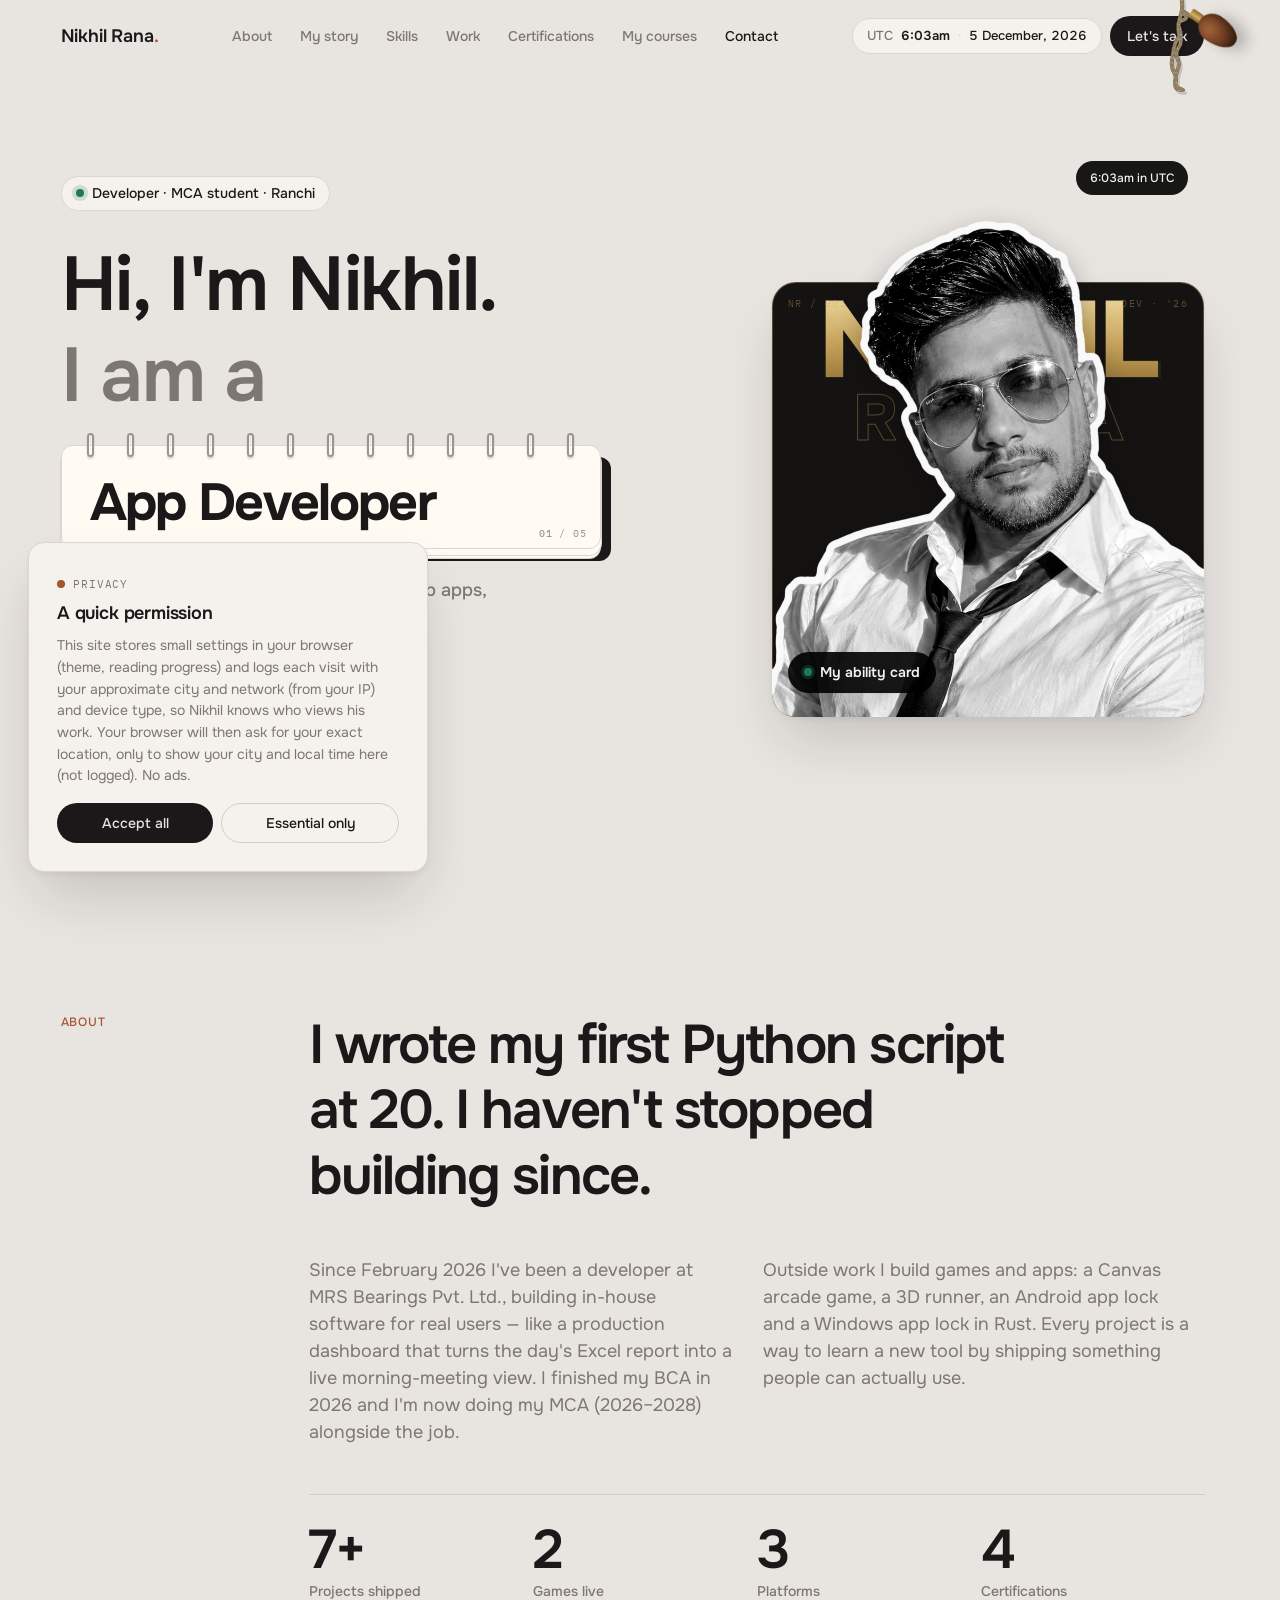
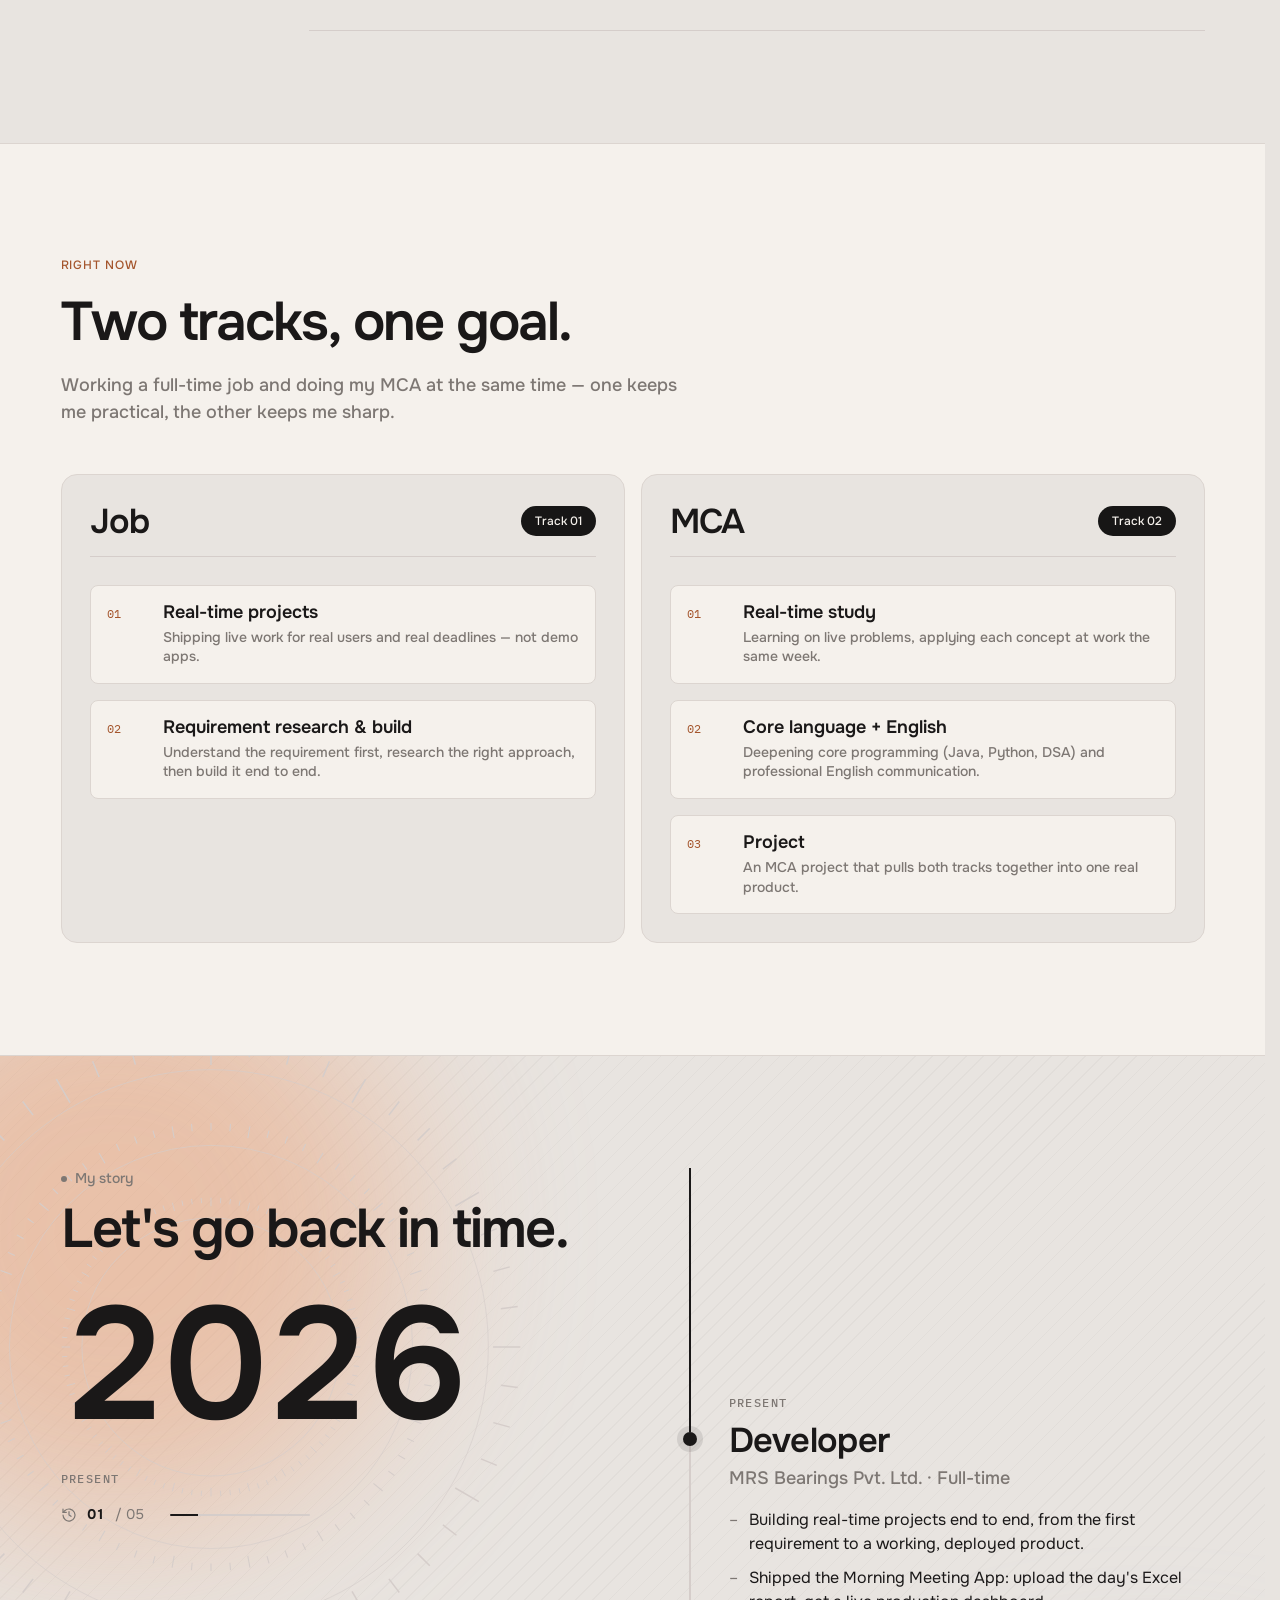
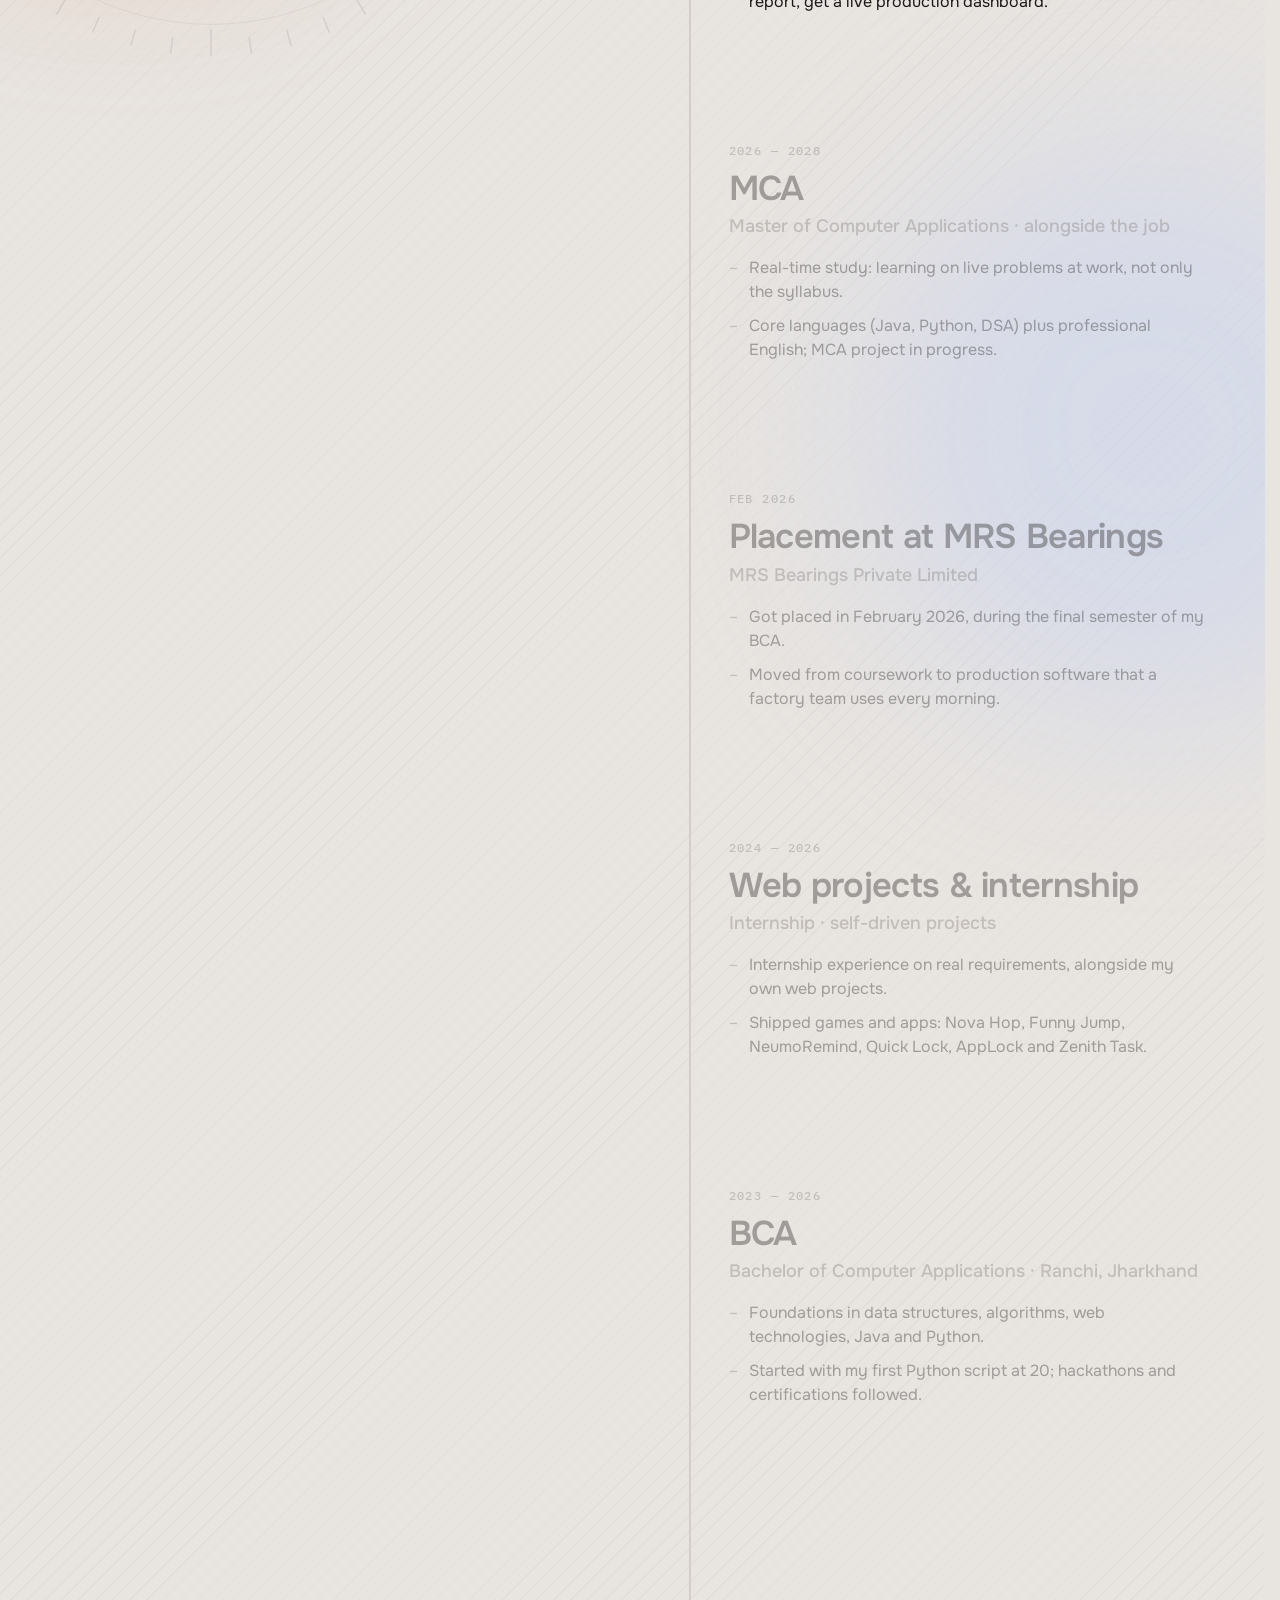
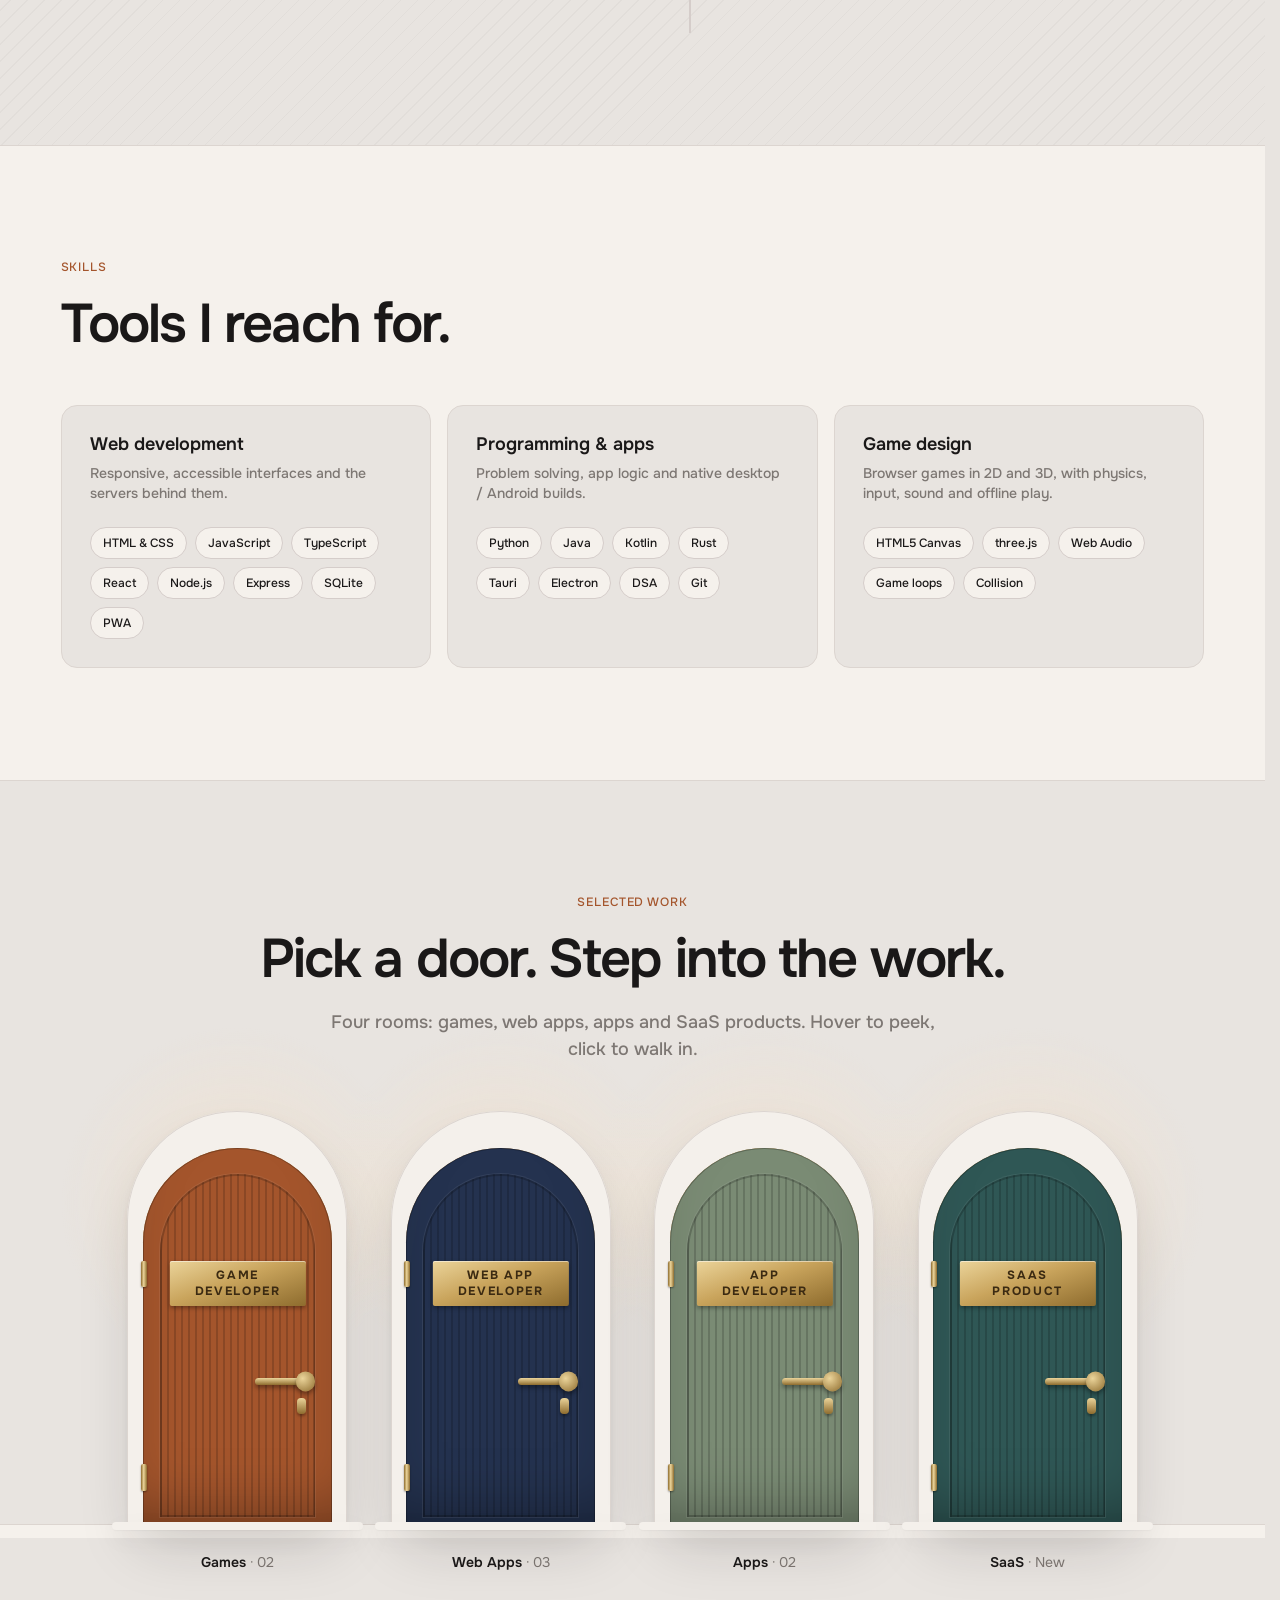
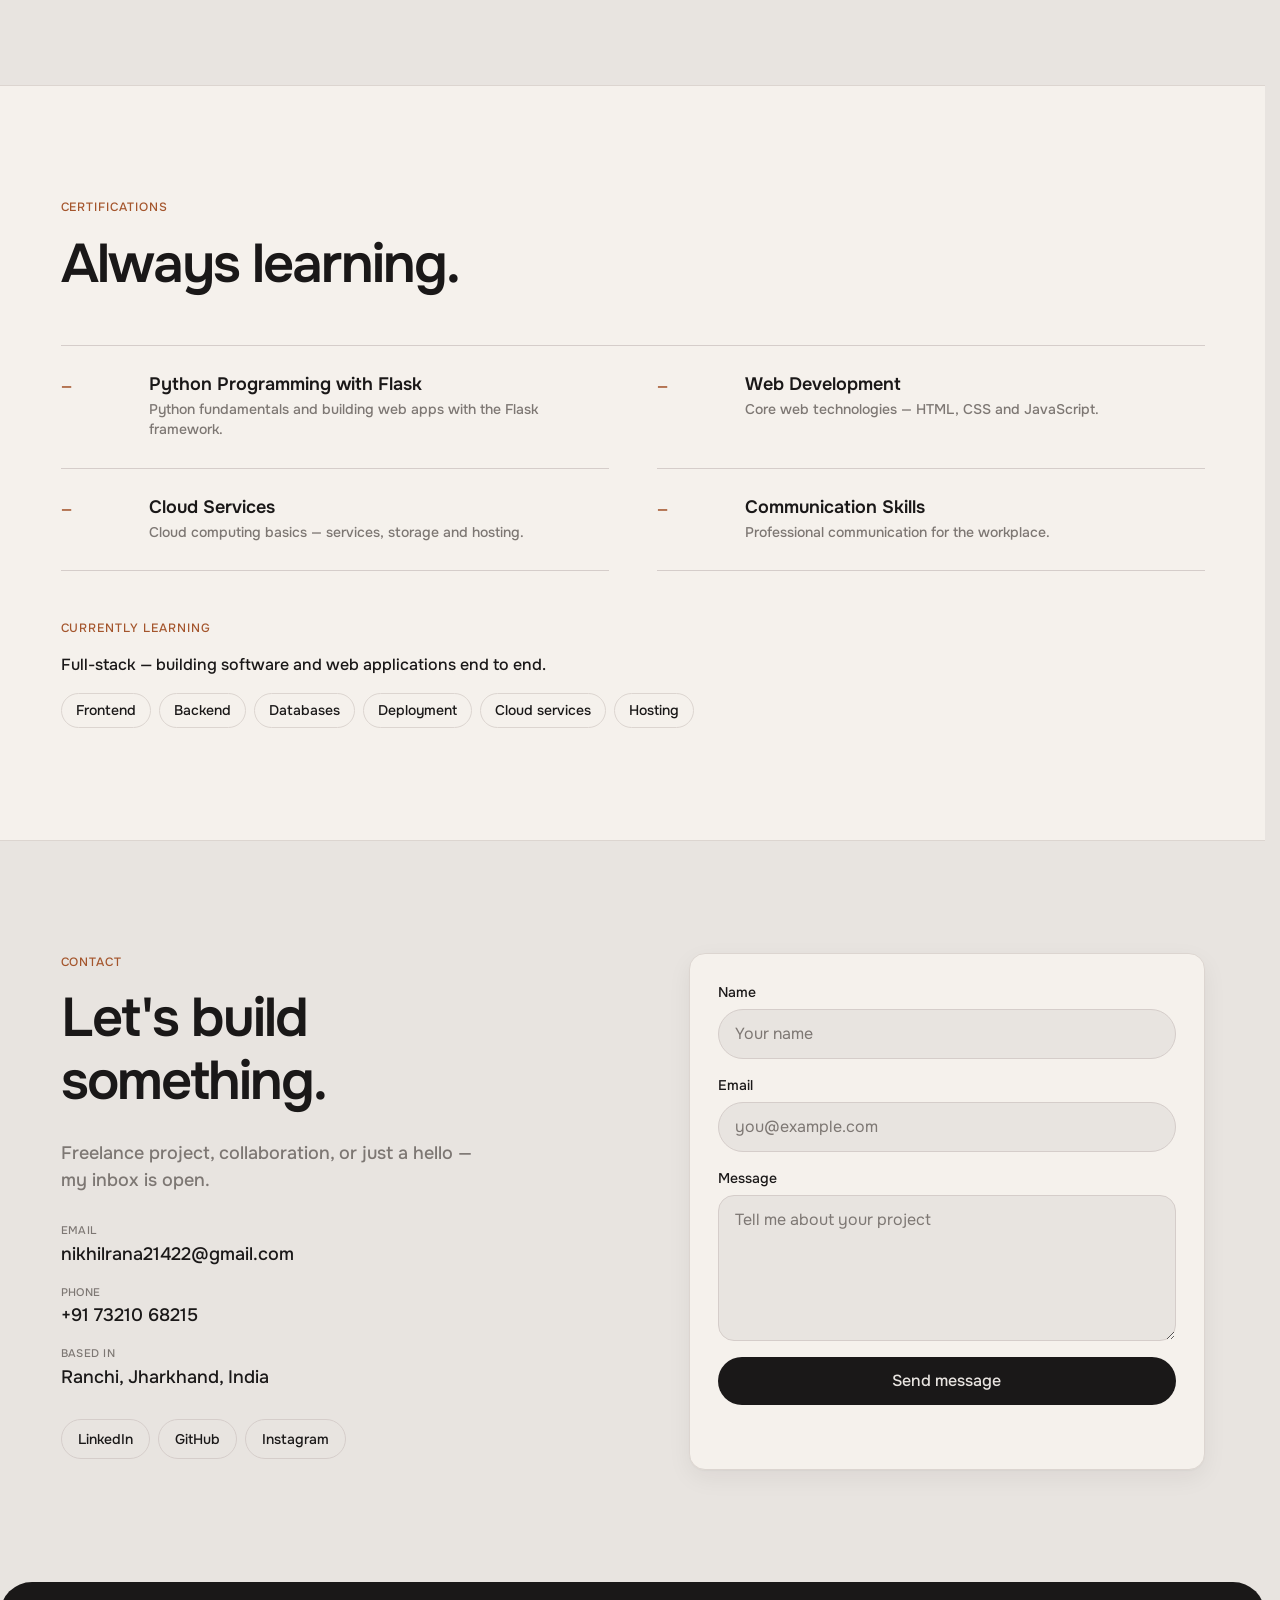
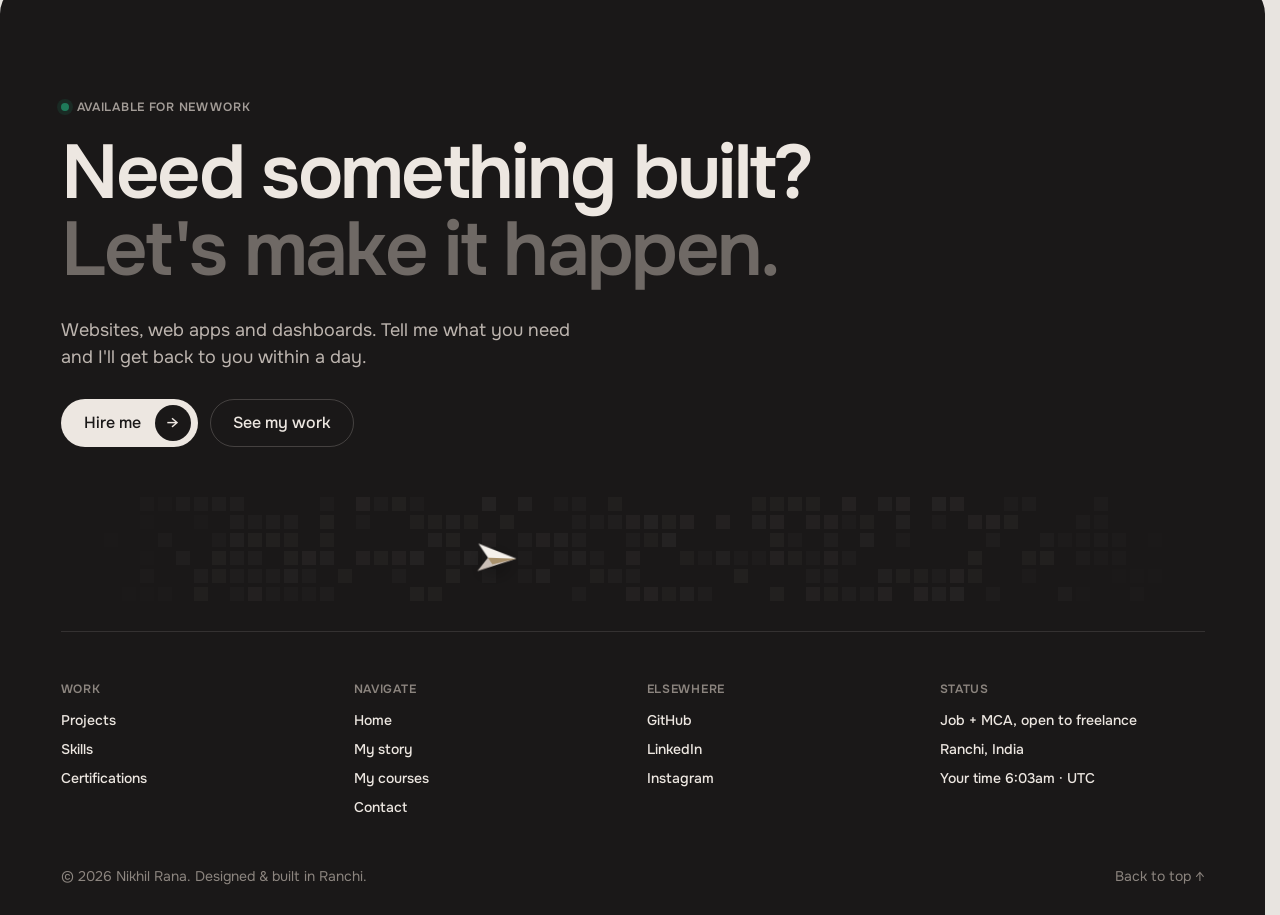
<file: index.html>
<!DOCTYPE html>
<html lang="en">
<head>
  <meta charset="UTF-8">
  <meta name="viewport" content="width=device-width, initial-scale=1.0">
  <title>Nikhil Rana — Developer</title>
  <meta name="description" content="Nikhil Rana — developer from Ranchi, India. Web apps, games and Android apps; developer at MRS Bearings and MCA student.">
  <meta property="og:title" content="Nikhil Rana — Developer">
  <meta property="og:description" content="Developer building web apps, games and Android apps — pick a door and step into the work.">
  <meta property="og:image" content="assets/og.jpg">
  <link rel="icon" href="assets/img7.png" type="image/png">
  <link rel="preconnect" href="https://fonts.googleapis.com">
  <link rel="preconnect" href="https://fonts.gstatic.com" crossorigin>
  <link href="https://fonts.googleapis.com/css2?family=Onest:wght@400;500;600;700;800&family=IBM+Plex+Mono:wght@500&display=swap" rel="stylesheet">
  <link rel="stylesheet" href="tokens.css?v=6.8">
  <link rel="stylesheet" href="style.css?v=6.8.2">
</head>
<body id="top">
  <a class="skip" href="#main">Skip to content</a>

  <!-- Nav / Header -->
  <header class="nav">
    <div class="container nav__inner">
      <a href="#top" class="nav__logo" aria-label="Nikhil Rana, home">Nikhil Rana<span>.</span></a>
      <nav aria-label="Primary">
        <ul class="nav__links" id="navLinks">
          <li><a href="#about">About</a></li>
          <li><a href="#story">My story</a></li>
          <li><a href="#skills">Skills</a></li>
          <li><a href="#work">Work</a></li>
          <li><a href="#certs">Certifications</a></li>
          <li><a href="courses.html">My courses</a></li>
          <li><a href="#contact">Contact</a></li>
        </ul>
      </nav>
      <div class="nav__actions">
        <div class="clock-pill" aria-label="Your local time" data-loc-label>
          <span class="muted js-city">Local time</span><b class="js-time">--:--</b><span class="clock-pill__sep">·</span><span class="js-date">--</span>
        </div>
        <a href="#contact" class="btn btn--primary btn--sm nav__cta">Let's talk</a>
        <button class="icon-btn nav__burger" id="burger" aria-label="Open menu" aria-expanded="false" aria-controls="navLinks">
          <span></span><span></span>
        </button>
      </div>
    </div>
  </header>

  <!-- Pull cord: physics rope on canvas + draggable bob. Pull down (or click / Enter) to switch the lights -->
  <canvas class="cord-canvas" id="cordCanvas" aria-hidden="true"></canvas>
  <button class="cord" id="cord" type="button" aria-label="Pull cord to toggle dark mode" aria-pressed="false">
    <span class="cord__cap"></span>
    <span class="cord__bob"></span>
  </button>

  <main id="main">
    <!-- Hero -->
    <section class="hero">
      <div class="container hero__grid">
        <div class="hero__text reveal">
          <span class="chip chip--light"><span class="dot"></span>Developer · MCA student · Ranchi</span>
          <h1 class="display hero__title">Hi, I'm Nikhil.<br><span class="muted">I am a</span><span class="sr-only"> web, app and game developer.</span></h1>
          <div class="flip" id="flip" aria-hidden="true" data-words="Web Developer|App Developer|Game Developer|Python Developer|MCA Student">
            <span class="flip__rings"></span>
            <span class="flip__stack">
              <span class="flip__page flip__page--next"><b class="flip__word">App Developer</b></span>
              <span class="flip__page flip__page--front"><b class="flip__word">Web Developer</b></span>
            </span>
            <span class="flip__count"><b>01</b> / 05</span>
          </div>
          <p class="lead">Developer from Ranchi, India — building web apps, games and Android apps. Currently at MRS Bearings and doing my MCA.</p>
          <div class="hero__btns">
            <a href="#resume" class="btn btn--primary" data-resume aria-haspopup="dialog">View resume
              <svg viewBox="0 0 24 24" width="16" height="16" fill="none" stroke="currentColor" stroke-width="2" stroke-linecap="round" stroke-linejoin="round"><path d="M7 17 17 7M8 7h9v9"/></svg>
            </a>
            <a href="#work" class="btn btn--secondary">See my work</a>
          </div>
        </div>

        <div class="hero__visual reveal">
          <div class="meta-pill"><span class="js-time">--:--</span> in <span class="js-loc">your city</span></div>
          <figure class="portrait" id="portrait">
            <span class="portrait__name" aria-hidden="true"><b>NIKHIL</b><i>RANA</i></span>
            <span class="portrait__label portrait__label--l" aria-hidden="true">NR / 001</span>
            <span class="portrait__label portrait__label--r" aria-hidden="true">Dev · '26</span>
            <img class="portrait__base" src="assets/portrait.webp" alt="Portrait of Nikhil Rana in a white shirt, black tie and aviator sunglasses" width="812" height="1075" fetchpriority="high">
            <img class="portrait__color" src="assets/portrait.webp" alt="" aria-hidden="true" width="812" height="1075">
          </figure>
          <div class="ability" id="ability">
            <button class="chip chip--dark ability__pill" id="abilityBtn" type="button" aria-haspopup="dialog" aria-controls="vault">
              <span class="ability__dot" aria-hidden="true"></span>My ability card
            </button>
          </div>
        </div>
      </div>
    </section>

    <!-- About -->
    <section class="section" id="about">
      <div class="container about">
        <p class="eyebrow reveal">About</p>
        <div class="about__body">
          <h2 class="h-lg reveal">I wrote my first Python script at 20. I haven't stopped building since.</h2>
          <div class="about__cols reveal">
            <p>Since February 2026 I've been a developer at MRS Bearings Pvt. Ltd., building in-house software for real users — like a production dashboard that turns the day's Excel report into a live morning-meeting view. I finished my BCA in 2026 and I'm now doing my MCA (2026–2028) alongside the job.</p>
            <p>Outside work I build games and apps: a Canvas arcade game, a 3D runner, an Android app lock and a Windows app lock in Rust. Every project is a way to learn a new tool by shipping something people can actually use.</p>
          </div>
          <dl class="stats reveal">
            <div class="stat"><dt>Projects shipped</dt><dd>7+</dd></div>
            <div class="stat"><dt>Games live</dt><dd>2</dd></div>
            <div class="stat"><dt>Platforms</dt><dd>3</dd></div>
            <div class="stat"><dt>Certifications</dt><dd>4</dd></div>
          </dl>
        </div>
      </div>
    </section>

    <!-- Now: Job + MCA -->
    <section class="section section--tint" id="now">
      <div class="container">
        <div class="section__head reveal">
          <p class="eyebrow">Right now</p>
          <h2 class="h-lg">Two tracks, one goal.</h2>
          <p class="lead">Working a full-time job and doing my MCA at the same time — one keeps me practical, the other keeps me sharp.</p>
        </div>
        <div class="tracks">
          <article class="track reveal">
            <header class="track__head">
              <span class="chip chip--dark">Track 01</span>
              <h3 class="h-md">Job</h3>
            </header>
            <ol class="track__list">
              <li><span class="track__n">01</span><div><h4 class="h-sm">Real-time projects</h4><p class="muted body-sm">Shipping live work for real users and real deadlines — not demo apps.</p></div></li>
              <li><span class="track__n">02</span><div><h4 class="h-sm">Requirement research &amp; build</h4><p class="muted body-sm">Understand the requirement first, research the right approach, then build it end to end.</p></div></li>
            </ol>
          </article>
          <article class="track reveal">
            <header class="track__head">
              <span class="chip chip--dark">Track 02</span>
              <h3 class="h-md">MCA</h3>
            </header>
            <ol class="track__list">
              <li><span class="track__n">01</span><div><h4 class="h-sm">Real-time study</h4><p class="muted body-sm">Learning on live problems, applying each concept at work the same week.</p></div></li>
              <li><span class="track__n">02</span><div><h4 class="h-sm">Core language + English</h4><p class="muted body-sm">Deepening core programming (Java, Python, DSA) and professional English communication.</p></div></li>
              <li><span class="track__n">03</span><div><h4 class="h-sm">Project</h4><p class="muted body-sm">An MCA project that pulls both tracks together into one real product.</p></div></li>
            </ol>
          </article>
        </div>
      </div>
    </section>

    <!-- My story: scroll timeline -->
    <section class="story" id="story" aria-label="My story">
      <div class="story__glow" aria-hidden="true"><span class="glow glow--a"></span><span class="glow glow--b"></span></div>
      <div class="container story__grid">
        <div class="story__aside">
          <div class="story__sticky">
            <svg class="dial" id="dial" viewBox="-300 -300 600 600" aria-hidden="true"></svg>
            <p class="story__kicker"><span class="dot dot--ink"></span>My story</p>
            <h2 class="h-lg story__title">Let's go back in time.</h2>
            <div class="odo" id="odo" aria-live="polite" aria-label="2026"></div>
            <p class="mono story__period" id="storyPeriod">PRESENT</p>
            <div class="story__count">
              <svg viewBox="0 0 24 24" width="16" height="16" fill="none" stroke="currentColor" stroke-width="1.8" stroke-linecap="round" stroke-linejoin="round" aria-hidden="true"><path d="M3 12a9 9 0 1 0 3-6.7L3 8"/><path d="M3 3v5h5M12 7v5l3 2"/></svg>
              <b id="storyIdx">01</b><span class="muted">/ <span id="storyTotal">05</span></span>
              <span class="story__bar"><span id="storyBar"></span></span>
            </div>
          </div>
        </div>

        <!-- Edit years/periods/text here. data-year drives the big rolling number. -->
        <ol class="timeline" id="timeline">
          <li class="tl" data-year="2026" data-period="PRESENT" data-glow="#E9A47C,#C9D4F0">
            <p class="mono">Present</p>
            <h3 class="h-md">Developer</h3>
            <p class="tl__org">MRS Bearings Pvt. Ltd. · Full-time</p>
            <ul class="tl__pts">
              <li>Building real-time projects end to end, from the first requirement to a working, deployed product.</li>
              <li>Shipped the Morning Meeting App: upload the day's Excel report, get a live production dashboard.</li>
            </ul>
          </li>
          <li class="tl" data-year="2026" data-period="2026 — 2028" data-glow="#A9C98F,#E8D3A8">
            <p class="mono">2026 — 2028</p>
            <h3 class="h-md">MCA</h3>
            <p class="tl__org">Master of Computer Applications · alongside the job</p>
            <ul class="tl__pts">
              <li>Real-time study: learning on live problems at work, not only the syllabus.</li>
              <li>Core languages (Java, Python, DSA) plus professional English; MCA project in progress.</li>
            </ul>
          </li>
          <li class="tl" data-year="2026" data-period="FEB 2026" data-glow="#C9B6E4,#F2C2A0">
            <p class="mono">Feb 2026</p>
            <h3 class="h-md">Placement at MRS Bearings</h3>
            <p class="tl__org">MRS Bearings Private Limited</p>
            <ul class="tl__pts">
              <li>Got placed in February 2026, during the final semester of my BCA.</li>
              <li>Moved from coursework to production software that a factory team uses every morning.</li>
            </ul>
          </li>
          <li class="tl" data-year="2024" data-period="2024 — 2026" data-glow="#9FC3D6,#E7B7B7">
            <p class="mono">2024 — 2026</p>
            <h3 class="h-md">Web projects &amp; internship</h3>
            <p class="tl__org">Internship · self-driven projects</p>
            <ul class="tl__pts">
              <li>Internship experience on real requirements, alongside my own web projects.</li>
              <li>Shipped games and apps: Nova Hop, Funny Jump, NeumoRemind, Quick Lock, AppLock and Zenith Task.</li>
            </ul>
          </li>
          <li class="tl" data-year="2023" data-period="2023 — 2026" data-glow="#E6C27A,#B9CBB0">
            <p class="mono">2023 — 2026</p>
            <h3 class="h-md">BCA</h3>
            <p class="tl__org">Bachelor of Computer Applications · Ranchi, Jharkhand</p>
            <ul class="tl__pts">
              <li>Foundations in data structures, algorithms, web technologies, Java and Python.</li>
              <li>Started with my first Python script at 20; hackathons and certifications followed.</li>
            </ul>
          </li>
        </ol>
      </div>
    </section>

    <!-- Skills -->
    <section class="section section--tint" id="skills">
      <div class="container">
        <div class="section__head reveal">
          <p class="eyebrow">Skills</p>
          <h2 class="h-lg">Tools I reach for.</h2>
        </div>
        <div class="skills">
          <article class="card card--skill reveal">
            <h3 class="h-sm">Web development</h3>
            <p class="body-sm muted">Responsive, accessible interfaces and the servers behind them.</p>
            <ul class="tags">
              <li class="tag">HTML &amp; CSS</li><li class="tag">JavaScript</li><li class="tag">TypeScript</li><li class="tag">React</li><li class="tag">Node.js</li><li class="tag">Express</li><li class="tag">SQLite</li><li class="tag">PWA</li>
            </ul>
          </article>
          <article class="card card--skill reveal">
            <h3 class="h-sm">Programming &amp; apps</h3>
            <p class="body-sm muted">Problem solving, app logic and native desktop / Android builds.</p>
            <ul class="tags">
              <li class="tag">Python</li><li class="tag">Java</li><li class="tag">Kotlin</li><li class="tag">Rust</li><li class="tag">Tauri</li><li class="tag">Electron</li><li class="tag">DSA</li><li class="tag">Git</li>
            </ul>
          </article>
          <article class="card card--skill reveal">
            <h3 class="h-sm">Game design</h3>
            <p class="body-sm muted">Browser games in 2D and 3D, with physics, input, sound and offline play.</p>
            <ul class="tags">
              <li class="tag">HTML5 Canvas</li><li class="tag">three.js</li><li class="tag">Web Audio</li><li class="tag">Game loops</li><li class="tag">Collision</li>
            </ul>
          </article>
        </div>
      </div>
    </section>

    <!-- Work: hall of doors (Card / Door). Each door opens a Room (#/games, #/web, #/apps, #/saas) -->
    <section class="section hall-section" id="work">
      <div class="container">
        <div class="section__head section__head--center reveal">
          <p class="eyebrow">Selected work</p>
          <h2 class="h-lg">Pick a door. Step into the work.</h2>
          <p class="lead">Four rooms: games, web apps, apps and SaaS products. Hover to peek, click to walk in.</p>
        </div>
      </div>
      <div class="hall reveal" id="hall">
        <div class="hall__doors">
          <a class="door door--rust" href="#/games" data-room="games" aria-label="Enter Games: 2 projects">
            <span class="door__frame">
              <span class="door__light" aria-hidden="true" data-title="Games"><span class="door__lamp"></span></span>
              <span class="door__leaf" aria-hidden="true">
                <span class="door__plaque">Game<br>developer</span>
                <span class="door__handle"></span>
                <span class="door__keyhole"></span>
                <span class="door__edge"></span>
                <span class="door__hinge"></span><span class="door__hinge door__hinge--lo"></span>
              </span>
            </span>
            <span class="door__label"><b>Games</b> · 02</span>
          </a>
          <a class="door door--navy" href="#/web" data-room="web" aria-label="Enter Web Apps: 3 projects">
            <span class="door__frame">
              <span class="door__light" aria-hidden="true" data-title="Web Apps"><span class="door__lamp"></span></span>
              <span class="door__leaf" aria-hidden="true">
                <span class="door__plaque">Web app<br>developer</span>
                <span class="door__handle"></span>
                <span class="door__keyhole"></span>
                <span class="door__edge"></span>
                <span class="door__hinge"></span><span class="door__hinge door__hinge--lo"></span>
              </span>
            </span>
            <span class="door__label"><b>Web Apps</b> · 03</span>
          </a>
          <a class="door door--sage" href="#/apps" data-room="apps" aria-label="Enter Apps: 2 projects">
            <span class="door__frame">
              <span class="door__light" aria-hidden="true" data-title="Apps"><span class="door__lamp"></span></span>
              <span class="door__leaf" aria-hidden="true">
                <span class="door__plaque">App<br>developer</span>
                <span class="door__handle"></span>
                <span class="door__keyhole"></span>
                <span class="door__edge"></span>
                <span class="door__hinge"></span><span class="door__hinge door__hinge--lo"></span>
              </span>
            </span>
            <span class="door__label"><b>Apps</b> · 02</span>
          </a>
          <a class="door door--teal" href="#/saas" data-room="saas" aria-label="Enter SaaS Products: in the build">
            <span class="door__frame">
              <span class="door__light" aria-hidden="true" data-title="SaaS"><span class="door__lamp"></span></span>
              <span class="door__leaf" aria-hidden="true">
                <span class="door__plaque">SaaS<br>product</span>
                <span class="door__handle"></span>
                <span class="door__keyhole"></span>
                <span class="door__edge"></span>
                <span class="door__hinge"></span><span class="door__hinge door__hinge--lo"></span>
              </span>
            </span>
            <span class="door__label"><b>SaaS</b> · New</span>
          </a>
        </div>
        <div class="hall__panel" data-for="games" aria-hidden="true">
          <h3 class="h-md">Games</h3>
          <p class="mono">Play first, polish always</p>
          <ul class="ticks"><li>Canvas &amp; three.js gameplay</li><li>Combos, power-ups &amp; skins</li><li>Offline PWA + Android builds</li><li>Sound with the Web Audio API</li><li>Leaderboards &amp; daily missions</li></ul>
        </div>
        <div class="hall__panel" data-for="web" aria-hidden="true">
          <h3 class="h-md">Web Apps</h3>
          <p class="mono">Real tools for real work</p>
          <ul class="ticks"><li>Dashboards from raw Excel data</li><li>Reminders with push notifications</li><li>Desktop builds with Electron &amp; Tauri</li><li>Express + SQLite back-ends</li><li>Security-first by default</li></ul>
        </div>
        <div class="hall__panel" data-for="apps" aria-hidden="true">
          <h3 class="h-md">Apps</h3>
          <p class="mono">On your phone, on your PC</p>
          <ul class="ticks"><li>Kotlin + Jetpack Compose</li><li>Fingerprint, PIN &amp; pattern locks</li><li>Capacitor Android packaging</li><li>Alarms that survive restarts</li><li>Signed APK releases</li></ul>
        </div>
        <div class="hall__panel" data-for="saas" aria-hidden="true">
          <h3 class="h-md">SaaS Products</h3>
          <p class="mono">Built once, used by many</p>
          <ul class="ticks"><li>Sign-up, login &amp; user accounts</li><li>Plans, billing &amp; usage limits</li><li>Multi-tenant data, kept separate</li><li>Admin dashboards &amp; analytics</li><li>Cloud deploy, hosting &amp; updates</li></ul>
        </div>
        <span class="hall__floor" aria-hidden="true"></span>
        <span class="hall__cursor" aria-hidden="true">Click to enter</span>
      </div>
    </section>

    <!-- Certifications -->
    <section class="section section--tint" id="certs">
      <div class="container">
        <div class="section__head reveal">
          <p class="eyebrow">Certifications</p>
          <h2 class="h-lg">Always learning.</h2>
        </div>
        <!-- TODO: real years from Nikhil (replace "—") -->
        <ol class="certs">
          <li class="cert reveal"><span class="cert__year">—</span><div><h3 class="h-sm">Python Programming with Flask</h3><p class="muted body-sm">Python fundamentals and building web apps with the Flask framework.</p></div></li>
          <li class="cert reveal"><span class="cert__year">—</span><div><h3 class="h-sm">Web Development</h3><p class="muted body-sm">Core web technologies — HTML, CSS and JavaScript.</p></div></li>
          <li class="cert reveal"><span class="cert__year">—</span><div><h3 class="h-sm">Cloud Services</h3><p class="muted body-sm">Cloud computing basics — services, storage and hosting.</p></div></li>
          <li class="cert reveal"><span class="cert__year">—</span><div><h3 class="h-sm">Communication Skills</h3><p class="muted body-sm">Professional communication for the workplace.</p></div></li>
        </ol>
        <div class="learning reveal">
          <p class="eyebrow">Currently learning</p>
          <p class="learning__lead">Full-stack — building software and web applications end to end.</p>
          <ul class="learning__list">
            <li class="chip chip--light">Frontend</li>
            <li class="chip chip--light">Backend</li>
            <li class="chip chip--light">Databases</li>
            <li class="chip chip--light">Deployment</li>
            <li class="chip chip--light">Cloud services</li>
            <li class="chip chip--light">Hosting</li>
          </ul>
        </div>
      </div>
    </section>

    <!-- Contact -->
    <section class="section" id="contact">
      <div class="container contact">
        <div class="contact__intro reveal">
          <p class="eyebrow">Contact</p>
          <h2 class="display display--sm">Let's build<br>something.</h2>
          <p class="lead">Freelance project, collaboration, or just a hello — my inbox is open.</p>
          <ul class="contact__list">
            <li><span class="caption">Email</span><a href="mailto:nikhilrana21422@gmail.com">nikhilrana21422@gmail.com</a></li>
            <li><span class="caption">Phone</span><a href="tel:+917321068215">+91 73210 68215</a></li>
            <li><span class="caption">Based in</span><span>Ranchi, Jharkhand, India</span></li>
          </ul>
          <div class="socials">
            <a class="btn btn--secondary btn--sm" href="https://www.linkedin.com/in/nikhilrana27" target="_blank" rel="noopener">LinkedIn</a>
            <a class="btn btn--secondary btn--sm" href="https://github.com/nikhilrana2715" target="_blank" rel="noopener">GitHub</a>
            <a class="btn btn--secondary btn--sm" href="https://instagram.com/nik.hil.21" target="_blank" rel="noopener">Instagram</a>
          </div>
        </div>

        <form class="card card--form reveal" id="contactForm" novalidate>
          <div class="field">
            <label for="name">Name</label>
            <input class="input" id="name" name="name" type="text" placeholder="Your name" required autocomplete="name">
          </div>
          <div class="field">
            <label for="email">Email</label>
            <input class="input" id="email" name="email" type="email" placeholder="you@example.com" required autocomplete="email">
          </div>
          <div class="field">
            <label for="message">Message</label>
            <textarea class="input input--area" id="message" name="message" rows="5" placeholder="Tell me about your project" required></textarea>
          </div>
          <!-- spam trap: real people never see or fill this -->
          <input type="text" name="_honey" tabindex="-1" autocomplete="off" aria-hidden="true" hidden>
          <button type="submit" class="btn btn--primary btn--block">Send message</button>
          <p class="form__status" id="formStatus" role="status" aria-live="polite"></p>
        </form>
      </div>
    </section>
  </main>

  <!-- Rooms: opened from the hall of doors -->
  <div class="room room--games" id="room-games" role="dialog" aria-modal="true" aria-labelledby="room-games-title" hidden>
    <div class="room__scroll">
      <div class="container room__inner">
        <header class="room__head">
          <p class="eyebrow">Room 01 · 02 projects</p>
          <h2 class="display" id="room-games-title" tabindex="-1">Games</h2>
          <p class="lead">Two browser games built from scratch — one hand-drawn on Canvas, one full 3D — both playable offline.</p>
        </header>
        <div class="stack">
          <article class="shot" style="--i:0">
            <div class="shot__media"><div class="device device--monitor"><div class="device__screen"><img src="assets/work/nova-hop.jpg" alt="Nova Hop start screen with the blob picker and Play button" loading="lazy"></div><span class="device__neck"></span><span class="device__base"></span></div></div>
            <div class="shot__text">
              <p class="mono">Arcade game · Live</p>
              <h3 class="h-md">Nova Hop</h3>
              <p class="shot__sub">Sky-climbing platformer · nova-hop.vercel.app</p>
              <p class="muted">A bouncy sky-climber with combos, power-ups, four zones and unlockable skins. Vanilla JS on Canvas, installable as an offline PWA on desktop, Android and iPhone.</p>
              <ul class="shot__chips"><li class="chip chip--light">Canvas</li><li class="chip chip--light">Vanilla JS</li><li class="chip chip--light">PWA · offline</li><li class="chip chip--light">Web Audio</li></ul>
              <div class="shot__links"><a class="btn btn--primary btn--sm" href="https://nova-hop.vercel.app/" target="_blank" rel="noopener">Play live ↗</a><a class="btn btn--link" href="https://github.com/nikhilrana2715/Doodle-Jump-website-Game" target="_blank" rel="noopener">Source →</a></div>
            </div>
          </article>
          <article class="shot" style="--i:1">
            <div class="shot__media"><div class="device device--monitor"><div class="device__screen"><img src="assets/work/funny-jump.jpg" alt="Funny Jump hero web-swinging over a grassy 3D level" loading="lazy"></div><span class="device__neck"></span><span class="device__base"></span></div></div>
            <div class="shot__text">
              <p class="mono">3D runner · Live</p>
              <h3 class="h-md">Funny Jump</h3>
              <p class="shot__sub">Cartoon 3D runner · running-game-91zr.vercel.app</p>
              <p class="muted">A bright 3D runner with a live day-to-night cycle, web-swinging, power-ups, daily missions and a world leaderboard. Plays in the browser, as a Chrome extension or on Android.</p>
              <ul class="shot__chips"><li class="chip chip--light">three.js</li><li class="chip chip--light">3D</li><li class="chip chip--light">Chrome extension</li><li class="chip chip--light">Android</li><li class="chip chip--light">Supabase</li></ul>
              <div class="shot__links"><a class="btn btn--primary btn--sm" href="https://running-game-91zr.vercel.app/" target="_blank" rel="noopener">Play live ↗</a><a class="btn btn--link" href="https://github.com/nikhilrana2715/Running-Game" target="_blank" rel="noopener">Source →</a></div>
            </div>
          </article>
        </div>
        <p class="room__more"><a class="btn btn--link" href="https://github.com/nikhilrana2715" target="_blank" rel="noopener">All repos on GitHub →</a></p>
      </div>
    </div>
    <button class="room__back btn btn--secondary btn--sm" type="button" data-back>← Back to the doors</button>
  </div>
  <div class="room room--web" id="room-web" role="dialog" aria-modal="true" aria-labelledby="room-web-title" hidden>
    <div class="room__scroll">
      <div class="container room__inner">
        <header class="room__head">
          <p class="eyebrow">Room 02 · 03 projects</p>
          <h2 class="display" id="room-web-title" tabindex="-1">Web Apps</h2>
          <p class="lead">Tools people use every day — a factory dashboard, a reminder app and a lock for your PC.</p>
        </header>
        <div class="stack">
          <article class="shot" style="--i:0">
            <div class="shot__media"><div class="device device--monitor"><div class="device__screen"><img src="assets/work/mma-dashboard.jpg" alt="Morning Meeting production dashboard with KPI tiles and machine priority list" loading="lazy"></div><span class="device__neck"></span><span class="device__base"></span></div></div>
            <div class="shot__text">
              <p class="mono">Production dashboard · Internal tool</p>
              <h3 class="h-md">Morning Meeting App</h3>
              <p class="shot__sub">Factory floor reporting · React + TypeScript</p>
              <p class="muted">Upload the day's Excel report and get a live production dashboard: planning vs actual, efficiency, rejections and machines below target — filtered by shift and date, with saved meetings and SQLite history.</p>
              <ul class="shot__chips"><li class="chip chip--light">React</li><li class="chip chip--light">TypeScript</li><li class="chip chip--light">Express</li><li class="chip chip--light">SQLite</li><li class="chip chip--light">Excel import</li></ul>
              <div class="shot__links"><a class="btn btn--primary btn--sm" href="https://github.com/nikhilrana2715/MMA" target="_blank" rel="noopener">View on GitHub ↗</a></div>
            </div>
          </article>
          <article class="shot" style="--i:1">
            <div class="shot__media"><div class="device device--monitor"><div class="device__screen"><img src="assets/work/neumoremind.jpg" alt="NeumoRemind dark dashboard with views and categories sidebar" loading="lazy"></div><span class="device__neck"></span><span class="device__base"></span></div></div>
            <div class="shot__text">
              <p class="mono">Reminder PWA · Live</p>
              <h3 class="h-md">NeumoRemind</h3>
              <p class="shot__sub">Desktop reminders &amp; to-dos · neumoremind-pwa.web.app</p>
              <p class="muted">A neumorphic reminder and to-do app for the PC: today, upcoming and overdue views, colour categories, push notifications and an installable Electron desktop build.</p>
              <ul class="shot__chips"><li class="chip chip--light">PWA</li><li class="chip chip--light">Electron</li><li class="chip chip--light">Web Push</li><li class="chip chip--light">Firebase</li></ul>
              <div class="shot__links"><a class="btn btn--primary btn--sm" href="https://neumoremind-pwa.web.app/" target="_blank" rel="noopener">Visit live site ↗</a><a class="btn btn--link" href="https://github.com/nikhilrana2715/PC-Reminder" target="_blank" rel="noopener">Source →</a></div>
            </div>
          </article>
          <article class="shot" style="--i:2">
            <div class="shot__media"><div class="device device--monitor"><div class="device__screen mock mock--lockpc" role="img" aria-label="Quick Lock unlock screen asking for the master password"><img class="mock__icon" src="assets/work/quick-lock-icon.png" alt="" loading="lazy"><b class="mock__title">Chrome is locked</b><span class="mock__sub">Enter your master password</span><span class="mock__field"><i></i><i></i><i></i><i></i><i></i><i></i><i></i></span><span class="mock__btn">Unlock</span></div><span class="device__neck"></span><span class="device__base"></span></div></div>
            <div class="shot__text">
              <p class="mono">Windows app · Security</p>
              <h3 class="h-md">Quick Lock</h3>
              <p class="shot__sub">App lock for your PC · Tauri 2 + Rust</p>
              <p class="muted">Puts a master password on any Windows app, folder or file. A Rust watcher suspends protected apps the instant they launch; passwords are hashed with Argon2id, with a one-time recovery key.</p>
              <ul class="shot__chips"><li class="chip chip--light">Tauri 2</li><li class="chip chip--light">Rust</li><li class="chip chip--light">React</li><li class="chip chip--light">TypeScript</li><li class="chip chip--light">Argon2id</li></ul>
              <div class="shot__links"><a class="btn btn--primary btn--sm" href="https://github.com/nikhilrana2715/Locker" target="_blank" rel="noopener">View on GitHub ↗</a></div>
            </div>
          </article>
        </div>
        <p class="room__more"><a class="btn btn--link" href="https://github.com/nikhilrana2715" target="_blank" rel="noopener">All repos on GitHub →</a></p>
      </div>
    </div>
    <button class="room__back btn btn--secondary btn--sm" type="button" data-back>← Back to the doors</button>
  </div>
  <div class="room room--saas" id="room-saas" role="dialog" aria-modal="true" aria-labelledby="room-saas-title" hidden>
    <div class="room__scroll">
      <div class="container room__inner">
        <header class="room__head">
          <p class="eyebrow">Room 04 · In the build</p>
          <h2 class="display" id="room-saas-title" tabindex="-1">SaaS Products</h2>
          <p class="lead">Software people sign up for and use every day: accounts, plans and dashboards, hosted in the cloud.</p>
        </header>
        <!-- Placeholder until Nikhil's first SaaS product ships — replace with .shot cards like the other rooms -->
        <div class="soon">
          <p class="mono">Coming soon</p>
          <h3 class="h-md">The first product is on the workbench.</h3>
          <p class="muted">I'm building full-stack, product-style software: frontend, backend, database, deployment and hosting, all in one. It lands here as soon as it's live.</p>
          <ul class="shot__chips"><li class="chip chip--light">Full-stack</li><li class="chip chip--light">Auth &amp; billing</li><li class="chip chip--light">Databases</li><li class="chip chip--light">Cloud hosting</li></ul>
          <div class="shot__links"><a class="btn btn--primary btn--sm" href="#contact">Have a product idea? Let's talk</a></div>
        </div>
      </div>
    </div>
    <button class="room__back btn btn--secondary btn--sm" type="button" data-back>← Back to the doors</button>
  </div>
  <div class="room room--apps" id="room-apps" role="dialog" aria-modal="true" aria-labelledby="room-apps-title" hidden>
    <div class="room__scroll">
      <div class="container room__inner">
        <header class="room__head">
          <p class="eyebrow">Room 03 · 02 projects</p>
          <h2 class="display" id="room-apps-title" tabindex="-1">Apps</h2>
          <p class="lead">Native and cross-platform apps that live on your phone and your desktop.</p>
        </header>
        <div class="stack">
          <article class="shot" style="--i:0">
            <div class="shot__media"><div class="device device--phone"><div class="device__screen mock mock--applock" role="img" aria-label="AppLock PIN screen with keypad"><span class="mock__ring"><svg viewBox="0 0 24 24" aria-hidden="true"><rect x="5" y="11" width="14" height="10" rx="2"/><path d="M8 11V8a4 4 0 0 1 8 0v3"/></svg></span><b class="mock__title">AppLock</b><span class="mock__sub">Enter PIN to open</span><span class="mock__dots"><i class="on"></i><i class="on"></i><i></i><i></i></span><span class="mock__keys"><i>1</i><i>2</i><i>3</i><i>4</i><i>5</i><i>6</i><i>7</i><i>8</i><i>9</i><i></i><i>0</i><i>⌫</i></span></div></div></div>
            <div class="shot__text">
              <p class="mono">Android app · APK</p>
              <h3 class="h-md">AppLock</h3>
              <p class="shot__sub">Privacy &amp; security utility · Kotlin</p>
              <p class="muted">Locks the apps you choose behind fingerprint, PIN or pattern, with an instant overlay the moment they launch. Kotlin + Jetpack Compose (Material 3), MVVM and coroutines.</p>
              <ul class="shot__chips"><li class="chip chip--light">Kotlin</li><li class="chip chip--light">Jetpack Compose</li><li class="chip chip--light">Biometrics</li><li class="chip chip--light">MVVM</li></ul>
              <div class="shot__links"><a class="btn btn--primary btn--sm" href="https://github.com/nikhilrana2715/App-Lock" target="_blank" rel="noopener">View on GitHub ↗</a></div>
            </div>
          </article>
          <article class="shot" style="--i:1">
            <div class="shot__media"><div class="device device--phone"><div class="device__screen mock mock--zenith" role="img" aria-label="Zenith Task list with priorities and progress"><span class="mock__head"><b>Zenith Task</b><span class="mock__prog">25%</span></span><ul class="mock__list"><li class="done"><span class="mock__check"></span><span class="mock__task"><b>Submit MCA assignment</b><small>High</small></span><span class="mock__pri mock__pri--hi"></span></li><li class=""><span class="mock__check"></span><span class="mock__task"><b>Client call · 4:30 pm</b><small>Work</small></span><span class="mock__pri mock__pri--md"></span></li><li class=""><span class="mock__check"></span><span class="mock__task"><b>Revise DSA — graphs</b><small>Studies</small></span><span class="mock__pri mock__pri--md"></span></li><li class=""><span class="mock__check"></span><span class="mock__task"><b>Evening run</b><small>Personal</small></span><span class="mock__pri mock__pri--lo"></span></li></ul><span class="mock__alarm">Alarm · Client call in 10 min <em>Snooze</em></span></div></div></div>
            <div class="shot__text">
              <p class="mono">Task manager · Android + Windows</p>
              <h3 class="h-md">Zenith Task</h3>
              <p class="shot__sub">To-do list with alarms · TypeScript</p>
              <p class="muted">A glassmorphic to-do and task manager with priorities, categories, synthesized alarm tones, snooze and a missed-alarm tracker. Ships as a web app, an Android app and a Windows desktop app.</p>
              <ul class="shot__chips"><li class="chip chip--light">TypeScript</li><li class="chip chip--light">Vite</li><li class="chip chip--light">Capacitor</li><li class="chip chip--light">Electron</li><li class="chip chip--light">Web Audio</li></ul>
              <div class="shot__links"><a class="btn btn--primary btn--sm" href="https://github.com/nikhilrana2715/Zenith-TO-DO-List" target="_blank" rel="noopener">View on GitHub ↗</a></div>
            </div>
          </article>
        </div>
        <p class="room__more"><a class="btn btn--link" href="https://github.com/nikhilrana2715" target="_blank" rel="noopener">All repos on GitHub →</a></p>
      </div>
    </div>
    <button class="room__back btn btn--secondary btn--sm" type="button" data-back>← Back to the doors</button>
  </div>
  <!-- Modal / Ability card: loader → 3D trading card -->
  <div class="vault" id="vault" role="dialog" aria-modal="true" aria-label="Nikhil Rana's ability card" hidden>
    <!-- studio backdrop: spotlight follows cursor, slow outlined name, grain, spec-sheet corners -->
    <div class="vault__bg" aria-hidden="true">
      <div class="vault__marquee"><span>Nikhil Rana — Developer — Nikhil Rana — Developer — </span><span>Nikhil Rana — Developer — Nikhil Rana — Developer — </span></div>
      <div class="vault__marquee vault__marquee--rev"><span>Web · Apps · Games · Python · Web · Apps · Games · Python · </span><span>Web · Apps · Games · Python · Web · Apps · Games · Python · </span></div>
      <span class="vault__spot"></span>
      <span class="vault__grain"></span>
      <span class="vault__corner vault__corner--tl">NR / 001</span>
      <span class="vault__corner vault__corner--bl"><span class="js-coords">--° · --°</span> · <span class="js-city">--</span></span>
      <span class="vault__corner vault__corner--br"><span class="js-time">--:--</span> <span class="js-tz">--</span></span>
    </div>
    <button class="vault__close" id="vaultClose" type="button" aria-label="Close ability card">×</button>
    <div class="vault__loader" id="vaultLoader" aria-live="polite">
      <span class="vault__ring" aria-hidden="true"></span>
      <p class="vault__name">Nikhil Rana</p>
      <p class="vault__load"><span>Loading the card</span><b id="vaultPct">0</b></p>
    </div>
    <div class="vault__stage" id="vaultStage">
      <div class="vault__cardwrap">
        <div class="tcard" id="tcard" tabindex="0" role="img" aria-label="Ability card: Nikhil Rana, developer. Web development 90, app development 80, game development 85, problem solving 85. Based in Ranchi. Press Enter to flip.">
          <div class="tcard__inner" id="tcardInner">
            <div class="tcard__face tcard__front">
              <div class="tcard__photo">
                <img src="assets/card.jpg" alt="" decoding="async">
                <span class="tcard__tag tcard__tag--l">NR</span>
                <span class="tcard__tag tcard__tag--r">No. 001 · 2026</span>
                <div class="tcard__id">
                  <p class="tcard__name">Nikhil Rana</p>
                  <p class="tcard__role">Developer · MCA student</p>
                </div>
              </div>
              <ul class="tcard__stats">
                <li style="--v:90"><span>Web development</span><i></i><b>90</b></li>
                <li style="--v:80"><span>App development</span><i></i><b>80</b></li>
                <li style="--v:85"><span>Game development</span><i></i><b>85</b></li>
                <li style="--v:85"><span>Problem solving</span><i></i><b>85</b></li>
              </ul>
              <div class="tcard__foot">
                <span><small>Base</small>Ranchi</span>
                <span><small>Mode</small>Full-time</span>
                <span><small>Reply</small>&lt; 1 day</span>
              </div>
              <span class="tcard__holo" aria-hidden="true"></span>
            </div>
            <div class="tcard__face tcard__back" aria-hidden="true">
              <span class="tcard__seal">NR</span>
              <p class="tcard__label">Stack</p>
              <ul class="tcard__stack"><li>HTML · CSS · JavaScript · TypeScript</li><li>React · Node.js · Express</li><li>Python · Flask · Java · Kotlin · Rust</li><li>Canvas · three.js · Tauri</li></ul>
              <p class="tcard__motto">“Clean, useful things — shipped.”</p>
              <span class="tcard__holo" aria-hidden="true"></span>
            </div>
          </div>
        </div>
        <span class="vault__floor" aria-hidden="true"></span>
        <p class="vault__hint">Drag to rotate · Double-click to flip</p>
      </div>

      <!-- Details panel beside the card -->
      <aside class="vault__panel" aria-label="Profile details">
        <p class="vault__eyebrow"><span class="vault__dot"></span>Working full-time · MRS Bearings</p>
        <h2 class="vault__title">Nikhil Rana</h2>
        <p class="vault__lead">Developer at MRS Bearings, doing my MCA alongside. I build web apps, Android apps and small games — and ship them.</p>
        <dl class="vault__facts">
          <div><dt>Now</dt><dd>Developer · MRS Bearings Pvt. Ltd. (since Feb 2026)</dd></div>
          <div><dt>Study</dt><dd>MCA, 2026 – 2028 · BCA done</dd></div>
          <div><dt>Certified</dt><dd>Python with Flask · Web Development · Cloud Services · Communication Skills</dd></div>
          <div><dt>Shipped</dt><dd>7+ projects · 2 games · 3 platforms</dd></div>
        </dl>
        <div class="vault__ctas">
          <a class="vbtn vbtn--primary" href="#resume" data-resume aria-haspopup="dialog">View resume ↗</a>
          <a class="vbtn" href="#contact" data-vault-close>Get in touch</a>
          <a class="vbtn vbtn--ghost" href="https://github.com/nikhilrana2715" target="_blank" rel="noopener">GitHub ↗</a>
        </div>
      </aside>
    </div>
  </div>
  <div class="flash" id="flash" aria-hidden="true"></div>

  <footer class="cta">
    <div class="container">
      <p class="cta__kicker"><span class="dot"></span>Available for new work</p>
      <h2 class="cta__title">Need something built?<br><span>Let's make it happen.</span></h2>
      <p class="cta__text">Websites, web apps and dashboards. Tell me what you need and I'll get back to you within a day.</p>
      <div class="hero__btns">
        <a href="#contact" class="btn btn--light">Hire me <span class="btn__arrow" aria-hidden="true">→</span></a>
        <a href="#work" class="btn btn--ghost">See my work</a>
      </div>

      <!-- Footer / Pixel trail: paper plane follows the cursor, leaves a fading pixel trail (trail.js) -->
      <div class="trail" id="trail" aria-hidden="true">
        <canvas class="trail__canvas"></canvas>
        <svg class="trail__plane" viewBox="0 0 48 48" width="44" height="44">
          <polygon class="trail__wing" points="3,9 45,24 14,24"/>
          <polygon class="trail__fold" points="3,39 45,24 14,24"/>
          <polygon class="trail__keel" points="14,24 45,24 19,31"/>
        </svg>
      </div>

      <div class="cta__cols">
        <div>
          <p class="cta__label">Work</p>
          <ul><li><a href="#work">Projects</a></li><li><a href="#skills">Skills</a></li><li><a href="#certs">Certifications</a></li></ul>
        </div>
        <div>
          <p class="cta__label">Navigate</p>
          <ul><li><a href="#top">Home</a></li><li><a href="#story">My story</a></li><li><a href="courses.html">My courses</a></li><li><a href="#contact">Contact</a></li></ul>
        </div>
        <div>
          <p class="cta__label">Elsewhere</p>
          <ul><li><a href="https://github.com/nikhilrana2715" target="_blank" rel="noopener">GitHub</a></li><li><a href="https://www.linkedin.com/in/nikhilrana27" target="_blank" rel="noopener">LinkedIn</a></li><li><a href="https://instagram.com/nik.hil.21" target="_blank" rel="noopener">Instagram</a></li></ul>
        </div>
        <div>
          <p class="cta__label">Status</p>
          <ul><li>Job + MCA, open to freelance</li><li>Ranchi, India</li><li>Your time <span class="js-time">--:--</span> · <span class="js-city">--</span></li></ul>
        </div>
      </div>

      <div class="cta__bottom">
        <p>© <span id="year">2026</span> Nikhil Rana. Designed &amp; built in Ranchi.</p>
        <a href="#top">Back to top ↑</a>
      </div>
    </div>
  </footer>

  <!-- Modal / Resume gate: name + real email before the resume opens -->
  <dialog class="gate" id="gate" aria-labelledby="gateTitle" aria-describedby="gateLead">
    <div class="gate__sheet">
      <button class="gate__close" type="button" data-gate-close aria-label="Close">
        <svg viewBox="0 0 24 24" width="18" height="18" fill="none" stroke="currentColor" stroke-width="2" stroke-linecap="round"><path d="M6 6l12 12M18 6 6 18"/></svg>
      </button>

      <div class="gate__doc" aria-hidden="true">
        <div class="gate__paper">
          <span class="gate__line gate__line--title"></span>
          <span class="gate__line gate__line--sub"></span>
          <span class="gate__rule"></span>
          <span class="gate__line"></span><span class="gate__line"></span><span class="gate__line gate__line--short"></span>
          <span class="gate__rule"></span>
          <span class="gate__line"></span><span class="gate__line gate__line--short"></span><span class="gate__line"></span>
        </div>
        <span class="gate__lock">
          <svg viewBox="0 0 24 24" width="22" height="22" fill="none" stroke="currentColor" stroke-width="2" stroke-linecap="round" stroke-linejoin="round"><rect x="5" y="11" width="14" height="10" rx="2"/><path class="gate__shackle" d="M8 11V7a4 4 0 0 1 8 0v4"/></svg>
        </span>
        <p class="gate__tag">Nikhil Rana · Resume · PDF</p>
      </div>

      <div class="gate__body">
        <div class="gate__step" data-gate-step="form">
          <p class="gate__eyebrow">NR / Resume access</p>
          <h2 class="gate__title" id="gateTitle">Quick intro first.</h2>
          <p class="gate__lead" id="gateLead">Your full name and email, then tap <b>Verify</b> — Google confirms the email is really yours. The resume unlocks right after. No spam, ever.</p>
          <form class="gate__form" id="gateForm" novalidate>
            <div class="field">
              <label for="gateName">Full name</label>
              <input class="input" id="gateName" name="name" type="text" placeholder="Your name" required autocomplete="name" minlength="2" maxlength="60" aria-describedby="gateNameErr">
              <p class="field__err" id="gateNameErr" aria-live="polite"></p>
            </div>
            <div class="field field--verify">
              <label for="gateEmail">Email</label>
              <div class="field__control">
                <input class="input" id="gateEmail" name="email" type="email" placeholder="you@gmail.com" required autocomplete="email" inputmode="email" spellcheck="false" maxlength="120" aria-describedby="gateEmailState gateEmailErr">
                <button type="button" class="verify-btn" id="gateVerify">
                  <svg class="verify-btn__g" viewBox="0 0 24 24" width="15" height="15" aria-hidden="true"><path fill="currentColor" d="M21.6 12.23c0-.7-.06-1.37-.18-2.02H12v3.83h5.38a4.6 4.6 0 0 1-2 3.02v2.5h3.24c1.9-1.75 2.98-4.32 2.98-7.33Z"/><path fill="currentColor" d="M12 22c2.7 0 4.97-.9 6.62-2.43l-3.24-2.5c-.9.6-2.04.96-3.38.96-2.6 0-4.8-1.76-5.59-4.12H3.07v2.58A10 10 0 0 0 12 22Z" opacity=".8"/><path fill="currentColor" d="M6.41 13.9a6 6 0 0 1 0-3.8V7.52H3.07a10 10 0 0 0 0 8.96l3.34-2.58Z" opacity=".6"/><path fill="currentColor" d="M12 5.98c1.47 0 2.79.5 3.83 1.5l2.87-2.87A9.97 9.97 0 0 0 3.07 7.52l3.34 2.58C7.2 7.74 9.4 5.98 12 5.98Z" opacity=".9"/></svg>
                  <span class="verify-btn__label">Verify</span>
                </button>
                <span class="verify-chip" id="gateEmailState" aria-live="polite"></span>
              </div>
              <p class="field__err" id="gateEmailErr" aria-live="polite"></p>
            </div>
            <input type="text" name="_honey" tabindex="-1" autocomplete="off" aria-hidden="true" hidden>
            <button type="submit" class="btn btn--primary btn--block gate__submit" disabled aria-describedby="gateLockNote">View resume
              <svg viewBox="0 0 24 24" width="16" height="16" fill="none" stroke="currentColor" stroke-width="2" stroke-linecap="round" stroke-linejoin="round"><path d="M7 17 17 7M8 7h9v9"/></svg>
            </button>
            <p class="gate__fine" id="gateLockNote">Verify your email to unlock · checked with your Google account</p>
          </form>
        </div>

        <!-- Alert / Error: popup over the form when the email can't be verified -->
        <div class="gate__alert" id="gateAlert" role="alertdialog" aria-modal="false" aria-labelledby="gateAlertTitle" aria-describedby="gateAlertText" hidden>
          <div class="gate__alertCard">
            <span class="gate__alertIcon" aria-hidden="true">
              <svg viewBox="0 0 24 24" width="22" height="22" fill="none" stroke="currentColor" stroke-width="2.2" stroke-linecap="round"><path d="M12 7v6M12 17h.01"/><circle cx="12" cy="12" r="9.5"/></svg>
            </span>
            <h3 class="gate__alertTitle" id="gateAlertTitle">This email isn't verified</h3>
            <p class="gate__alertText" id="gateAlertText"></p>
            <p class="gate__alertHint" id="gateAlertHint">Try again with a different email — one that's linked to your own Google account.</p>
            <div class="gate__alertBtns">
              <button type="button" class="btn btn--primary btn--block" id="gateAlertFix" hidden></button>
              <button type="button" class="btn btn--secondary btn--block" id="gateAlertRetry">Try another email</button>
            </div>
          </div>
        </div>

        <div class="gate__step" data-gate-step="done" hidden>
          <p class="gate__eyebrow gate__eyebrow--ok">Email verified · Unlocked</p>
          <h2 class="gate__title" tabindex="-1" id="gateDoneTitle">Thanks, <span id="gateWho">there</span>.</h2>
          <p class="gate__lead" id="gateDoneLead">Your resume is ready. It opens in a new tab on Google Drive.</p>
          <a class="btn btn--primary btn--block" id="gateOpen" href="#" target="_blank" rel="noopener">Open resume
            <svg viewBox="0 0 24 24" width="16" height="16" fill="none" stroke="currentColor" stroke-width="2" stroke-linecap="round" stroke-linejoin="round"><path d="M7 17 17 7M8 7h9v9"/></svg>
          </a>
          <button type="button" class="btn btn--link gate__back" data-gate-close>Back to the site</button>
        </div>
      </div>
    </div>
  </dialog>

  <!-- Banner / Consent (v5.9) -->
  <section class="consent" id="consent" role="dialog" aria-labelledby="consentTitle" aria-describedby="consentText" hidden>
    <p class="consent__tag"><span class="consent__dot" aria-hidden="true"></span>Privacy</p>
    <h2 class="consent__title" id="consentTitle">A quick permission</h2>
    <p class="consent__text" id="consentText">This site stores small settings in your browser (theme, reading progress) and logs each visit with your approximate city and network (from your IP) and device type, so Nikhil knows who views his work. Your browser will then ask for your exact location, only to show your city and local time here (not logged). No ads.</p>
    <div class="consent__actions">
      <button type="button" class="btn btn--primary btn--sm" data-consent="all">Accept all</button>
      <button type="button" class="btn btn--secondary btn--sm" data-consent="essential">Essential only</button>
    </div>
  </section>

  <script src="script.js?v=6.8"></script>
  <script src="trail.js?v=6.7"></script>
</body>
</html>
</file>
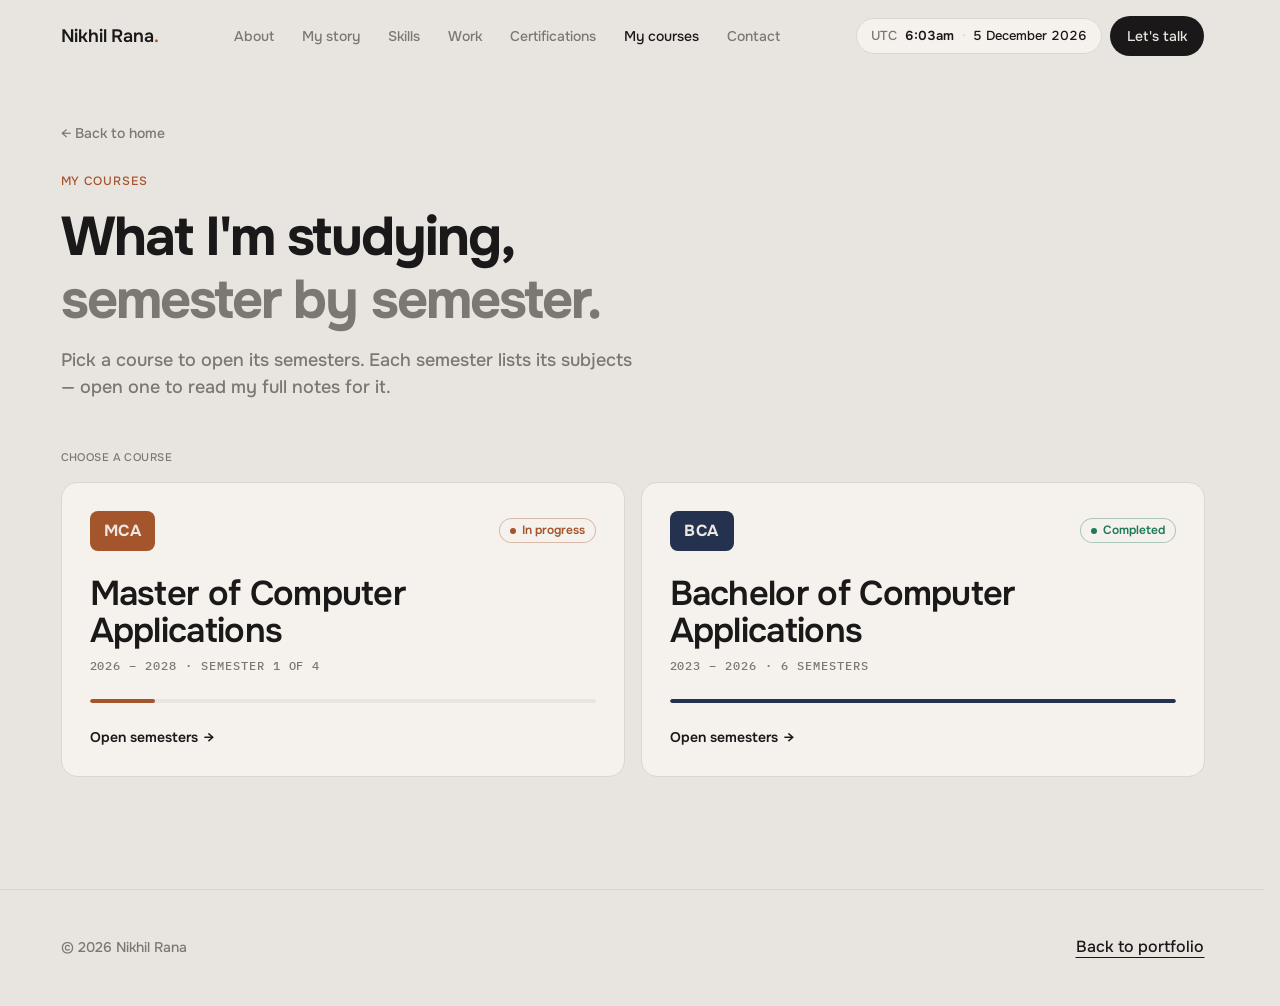
<file: courses.html>
<!DOCTYPE html>
<html lang="en">
<head>
  <meta charset="UTF-8">
  <meta name="viewport" content="width=device-width, initial-scale=1.0">
  <title>My courses — Nikhil Rana</title>
  <meta name="description" content="Nikhil Rana's study path — MCA (2026–2028) and BCA (2023–2026), semester by semester.">
  <meta property="og:title" content="My courses — Nikhil Rana">
  <meta property="og:description" content="MCA and BCA, semester by semester.">
  <meta property="og:image" content="assets/og.jpg">
  <link rel="icon" href="assets/img7.png" type="image/png">
  <link rel="preconnect" href="https://fonts.googleapis.com">
  <link rel="preconnect" href="https://fonts.gstatic.com" crossorigin>
  <link href="https://fonts.googleapis.com/css2?family=Onest:wght@400;500;600;700;800&family=IBM+Plex+Mono:wght@500&display=swap" rel="stylesheet">
  <!-- set theme before paint (same localStorage key as the home page pull cord) -->
  <script>try { document.documentElement.dataset.theme = localStorage.getItem('theme') || 'light'; } catch (e) { document.documentElement.dataset.theme = 'light'; }</script>
  <link rel="stylesheet" href="tokens.css?v=6.8">
  <link rel="stylesheet" href="style.css?v=6.8.2">
</head>
<body id="top" class="page-courses">
  <a class="skip" href="#main">Skip to content</a>

  <!-- Nav / Header -->
  <header class="nav">
    <div class="container nav__inner">
      <a href="index.html" class="nav__logo" aria-label="Nikhil Rana, home">Nikhil Rana<span>.</span></a>
      <nav aria-label="Primary">
        <ul class="nav__links" id="navLinks">
          <li><a href="index.html#about">About</a></li>
          <li><a href="index.html#story">My story</a></li>
          <li><a href="index.html#skills">Skills</a></li>
          <li><a href="index.html#work">Work</a></li>
          <li><a href="index.html#certs">Certifications</a></li>
          <li><a href="courses.html" class="is-active" aria-current="page">My courses</a></li>
          <li><a href="index.html#contact">Contact</a></li>
        </ul>
      </nav>
      <div class="nav__actions">
        <div class="clock-pill" aria-label="Your local time">
          <span class="muted js-city">Local time</span><b class="js-time">--:--</b><span class="clock-pill__sep">·</span><span class="js-date">--</span>
        </div>
        <a href="index.html#contact" class="btn btn--primary btn--sm nav__cta">Let's talk</a>
        <button class="icon-btn nav__burger" id="burger" aria-label="Open menu" aria-expanded="false" aria-controls="navLinks">
          <span></span><span></span>
        </button>
      </div>
    </div>
  </header>

  <main id="main">
    <!-- Intro -->
    <section class="courses-hero">
      <div class="container">
        <a href="index.html" class="back-link">← Back to home</a>
        <p class="eyebrow">My courses</p>
        <h1 class="display--sm courses-hero__title">What I'm studying,<br><span class="muted">semester by semester.</span></h1>
        <p class="lead courses-hero__lead">Pick a course to open its semesters. Each semester lists its subjects — open one to read my full notes for it.</p>
      </div>
    </section>

    <!-- Card / Program — one per course, rendered by courses.js -->
    <section class="section courses-pick" aria-labelledby="pickTitle">
      <div class="container">
        <h2 class="caption" id="pickTitle">Choose a course</h2>
        <div class="programs" id="programs" role="list"></div>
      </div>
    </section>

    <!-- Selected course: progress + semesters -->
    <section class="section section--tint course" id="course" aria-live="polite" hidden>
      <div class="container">
        <header class="course__head">
          <div>
            <p class="eyebrow" id="courseKicker"></p>
            <h2 class="h-lg" id="courseTitle" tabindex="-1"></h2>
            <p class="lead" id="courseLead"></p>
          </div>
          <dl class="course__meta" id="courseMeta"></dl>
        </header>
        <ol class="sem-progress" id="semProgress" aria-label="Semester progress"></ol>
        <div class="sems" id="sems"></div>
      </div>
    </section>
  </main>

  <footer class="footer">
    <div class="container footer__inner">
      <p class="muted body-sm">© <span id="year">2026</span> Nikhil Rana</p>
      <a href="index.html" class="btn btn--link">Back to portfolio</a>
    </div>
  </footer>

  <script src="courses-data.js?v=6.2"></script>
  <script src="courses.js?v=6.2"></script>
</body>
</html>
</file>
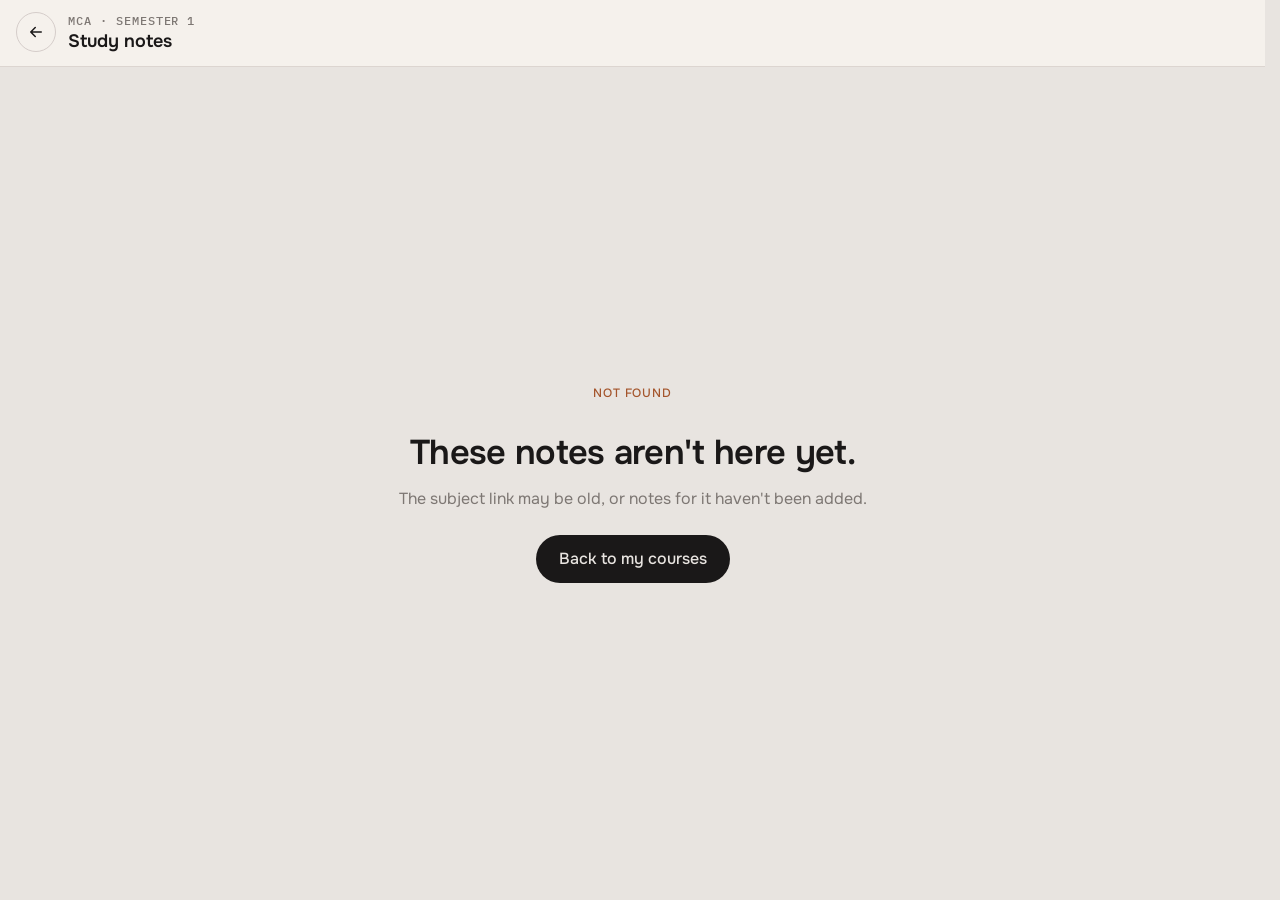
<file: study.html>
<!DOCTYPE html>
<html lang="en">
<head>
  <meta charset="UTF-8">
  <meta name="viewport" content="width=device-width, initial-scale=1.0">
  <title>Study notes — Nikhil Rana</title>
  <meta name="description" content="Nikhil Rana's MCA study notes, subject by subject.">
  <meta name="robots" content="noindex">
  <link rel="icon" href="assets/img7.png" type="image/png">
  <link rel="preconnect" href="https://fonts.googleapis.com">
  <link rel="preconnect" href="https://fonts.gstatic.com" crossorigin>
  <link href="https://fonts.googleapis.com/css2?family=Onest:wght@400;500;600;700&family=IBM+Plex+Mono:wght@500&display=swap" rel="stylesheet">
  <script>try { document.documentElement.dataset.theme = localStorage.getItem('theme') || 'light'; } catch (e) { document.documentElement.dataset.theme = 'light'; }</script>
  <link rel="stylesheet" href="tokens.css?v=6.8">
  <link rel="stylesheet" href="style.css?v=6.8.2">
</head>
<body class="page-study">
  <!-- Bar / Study -->
  <header class="studybar" id="studybar">
    <div class="studybar__row">
      <a class="icon-btn studybar__back" id="backLink" href="courses.html#mca" aria-label="Back to semester">
        <svg viewBox="0 0 24 24" width="18" height="18" fill="none" stroke="currentColor" stroke-width="2" stroke-linecap="round" stroke-linejoin="round" aria-hidden="true"><path d="M19 12H5M11 18l-6-6 6-6"/></svg>
      </a>
      <div class="studybar__title">
        <p class="studybar__crumb mono" id="crumb">MCA · Semester 1</p>
        <h1 class="studybar__name" id="subName">Study notes</h1>
      </div>

      <div class="studybar__tools">
        <label class="unit-select" id="unitWrap" hidden>
          <span class="sr-only">Jump to unit</span>
          <select id="unitSelect"></select>
        </label>
        <a class="btn btn--secondary btn--sm studybar__syl" id="practiceLink" href="#" target="_blank" rel="noopener" hidden>Practice set ↗</a>
        <a class="btn btn--secondary btn--sm studybar__syl" id="sylLink" href="#" target="_blank" rel="noopener" hidden>Syllabus ↗</a>
        <span class="studybar__pager">
          <a class="icon-btn" id="prevSub" href="#" aria-label="Previous subject" title="Previous subject">
            <svg viewBox="0 0 24 24" width="16" height="16" fill="none" stroke="currentColor" stroke-width="2" stroke-linecap="round" stroke-linejoin="round" aria-hidden="true"><path d="M15 18l-6-6 6-6"/></svg>
          </a>
          <a class="icon-btn" id="nextSub" href="#" aria-label="Next subject" title="Next subject">
            <svg viewBox="0 0 24 24" width="16" height="16" fill="none" stroke="currentColor" stroke-width="2" stroke-linecap="round" stroke-linejoin="round" aria-hidden="true"><path d="M9 18l6-6-6-6"/></svg>
          </a>
        </span>
        <a class="icon-btn" id="fullLink" href="#" target="_blank" rel="noopener" aria-label="Open notes in a full tab" title="Open in full tab">
          <svg viewBox="0 0 24 24" width="16" height="16" fill="none" stroke="currentColor" stroke-width="2" stroke-linecap="round" stroke-linejoin="round" aria-hidden="true"><path d="M14 4h6v6M20 4l-8 8M10 6H6a2 2 0 0 0-2 2v10a2 2 0 0 0 2 2h10a2 2 0 0 0 2-2v-4"/></svg>
        </a>
      </div>
    </div>
    <div class="studybar__progress" aria-hidden="true"><i id="readBar"></i></div>
  </header>

  <main class="reader" id="main">
    <!-- loading state (notes are 6–10 MB: images are embedded) -->
    <div class="reader__loading" id="loading" role="status" aria-live="polite">
      <span class="reader__spinner" aria-hidden="true"></span>
      <p class="h-sm" id="loadingTitle">Opening notes…</p>
      <p class="muted body-sm">Diagrams are packed into the page, so the first open can take a few seconds.</p>
    </div>
    <div class="reader__resume" id="resume" hidden>
      <span class="body-sm">Continue where you left off?</span>
      <button class="btn btn--primary btn--sm" type="button" id="resumeYes">Continue</button>
      <button class="btn btn--link body-sm" type="button" id="resumeNo">Start from top</button>
    </div>
    <iframe class="reader__frame" id="frame" title="Study notes" hidden></iframe>

    <!-- error / not found -->
    <div class="reader__empty" id="empty" hidden>
      <p class="eyebrow">Not found</p>
      <h2 class="h-md">These notes aren't here yet.</h2>
      <p class="muted">The subject link may be old, or notes for it haven't been added.</p>
      <a class="btn btn--primary" href="courses.html#mca">Back to my courses</a>
    </div>
  </main>

  <script src="courses-data.js?v=6.0"></script>
  <script src="study.js?v=6.0"></script>
</body>
</html>
</file>
<file: tokens.css>
/* Nikhil Rana Portfolio — design tokens v2.0
   Derived from therishithakor.com-design.md. Components reference these only. */
:root {
  /* color */
  --color-primary: #1A1818;
  --color-secondary: #A4552C;
  --color-tertiary: #D5CDCA;
  --color-neutral: #E8E4E0;
  --color-surface: #F5F1EC;
  --color-on-surface: #1A1818;
  --color-on-primary: #E8E4E0;
  --color-muted: #7D7773;
  --color-border: #DCD5D0;
  --color-overlay: #000000E6;
  --color-success: #1F7A5A;
  --color-error: #B84B4B;

  /* type */
  --font: "Onest", system-ui, -apple-system, "Segoe UI", sans-serif;
  --fs-display: clamp(44px, 7.4vw, 76px);
  --fs-lg: clamp(36px, 5.4vw, 54.4px);
  --fs-md: clamp(26px, 3.4vw, 34.4px);
  --fs-sm: 18px;
  --fs-body-lg: 18px;
  --fs-body: 16px;
  --fs-body-sm: 14px;
  --fs-label-sm: 12px;
  --fs-caption: 11px;

  /* space */
  --space-xs: 8px;
  --space-sm: 16px;
  --space-md: 28px;
  --space-lg: 48px;
  --space-xl: 112px;

  /* radius */
  --radius-sm: 4px;
  --radius-md: 8px;
  --radius-lg: 16px;
  --radius-xl: 24px;
  --radius-full: 9999px;

  /* elevation */
  --shadow-soft: 0 1px 2px rgba(26, 24, 24, .04), 0 8px 24px rgba(26, 24, 24, .06);
  --shadow-lift: 0 2px 6px rgba(26, 24, 24, .05), 0 30px 60px -12px rgba(26, 24, 24, .18);

  --ease: cubic-bezier(.2, .7, .2, 1);
  --container: 1200px;
}

@media (prefers-color-scheme: dark) {
  :root:not([data-theme="light"]) {
    --color-primary: #EDE7E1;
    --color-secondary: #D07A4C;
    --color-tertiary: #3A3533;
    --color-neutral: #171514;
    --color-surface: #211E1C;
    --color-on-surface: #EDE7E1;
    --color-on-primary: #171514;
    --color-muted: #A39C97;
    --color-border: #332E2B;
    --shadow-soft: 0 1px 2px rgba(0, 0, 0, .3), 0 8px 24px rgba(0, 0, 0, .3);
    --shadow-lift: 0 2px 6px rgba(0, 0, 0, .3), 0 30px 60px -12px rgba(0, 0, 0, .55);
  }
}
/* v2.1 additions */
:root {
  --font-mono: "IBM Plex Mono", ui-monospace, "SFMono-Regular", Menlo, monospace;
  --ink-fixed: #1A1818;      /* CTA footer: always dark */
  --paper-fixed: #EDE7E1;
  --glow-opacity: .55;
  --stripe: rgba(26, 24, 24, .028);
}

:root[data-theme="dark"] {
  --glow-opacity: .22;
  --stripe: rgba(255, 255, 255, .025);
  --ink-fixed: #0F0E0D;
  --color-primary: #EDE7E1;
  --color-secondary: #D07A4C;
  --color-tertiary: #3A3533;
  --color-neutral: #171514;
  --color-surface: #211E1C;
  --color-on-surface: #EDE7E1;
  --color-on-primary: #171514;
  --color-muted: #A39C97;
  --color-border: #332E2B;
  --shadow-soft: 0 1px 2px rgba(0, 0, 0, .3), 0 8px 24px rgba(0, 0, 0, .3);
  --shadow-lift: 0 2px 6px rgba(0, 0, 0, .3), 0 30px 60px -12px rgba(0, 0, 0, .55);
}

/* v2.2 — Card / Door (Work section). Material colors, used only by .door */
:root {
  --door-navy: #24324F;
  --door-plum: #4A3441;
  --door-sage: #7A8B74;
  --door-rust: #A4552C;
  --door-teal: #2F5755;
  --door-ochre: #A87A34;
  --door-frame: #F4F0EB;
  --brass-hi: #EBD49A;
  --brass: #C9A45C;
  --brass-lo: #8E6C2E;
  --brass-ink: #3B2A12;
}
@media (prefers-color-scheme: dark) {
  :root:not([data-theme="light"]) { --door-frame: #2B2724; }
}
:root[data-theme="dark"] { --door-frame: #2B2724; }

/* v2.3 — hall of doors + rooms */
:root {
  --door-glow: #FFF6E6;
  --lamp: rgba(255, 226, 190, .55);
  --room-games: #F1E4DA;
  --room-web: #E2E6EC;
  --room-apps: #E5EADF;
  --room-saas: #DFE9E7;
  --door-inner: #F6DDB0;                 /* warm lamp-lit room behind every door (same for all) */
  --door-lamp: rgba(255, 190, 100, .8);  /* pendant lamp light inside each doorway */
  --door-spill: rgba(255, 226, 180, .5);
  --mock-night: #15131F;
  --mock-porcelain: #F8FAFC;
  --mock-indigo: #5B5BD6;
  --mock-violet: #7C5CE6;
}
@media (prefers-color-scheme: dark) {
  :root:not([data-theme="light"]) { --lamp: rgba(255, 200, 140, .12); --room-games: #241C18; --room-web: #1A1D23; --room-apps: #1C211B; --room-saas: #182120; --door-spill: rgba(255, 210, 150, .28); }
}
:root[data-theme="dark"] { --lamp: rgba(255, 200, 140, .12); --room-games: #241C18; --room-web: #1A1D23; --room-apps: #1C211B; --room-saas: #182120; --door-spill: rgba(255, 210, 150, .28); }

/* v6.3 — Footer / Pixel trail (always on the dark CTA panel → same in both themes).
   Trail = lighter tints of the door / brass palette so they read on ink. */
:root {
  --trail-rust: #D9784A;
  --trail-brass: #E3BF72;
  --trail-sage: #9DB592;
  --trail-blue: #7F9CD6;
  --trail-plum: #C28AAE;
  --trail-cell: rgba(237, 231, 225, .05);
  --trail-plane: #F5F1EC;
  --trail-fold: #C9BFB7;
}

/* v6.7 — Margin / Pixel trail: same idea in the page's side margins, on the page background.
   Light theme uses the door / brass colours (they read on parchment); dark uses the trail tints. */
:root {
  --margin-cell: rgba(26, 24, 24, .07);
  --margin-1: var(--door-rust); --margin-2: var(--brass); --margin-3: var(--door-sage);
  --margin-4: var(--door-navy); --margin-5: var(--door-plum);
}
@media (prefers-color-scheme: dark) {
  :root:not([data-theme="light"]) {
    --margin-cell: rgba(237, 231, 225, .06);
    --margin-1: var(--trail-rust); --margin-2: var(--trail-brass); --margin-3: var(--trail-sage);
    --margin-4: var(--trail-blue); --margin-5: var(--trail-plum);
  }
}
:root[data-theme="dark"] {
  --margin-cell: rgba(237, 231, 225, .06);
  --margin-1: var(--trail-rust); --margin-2: var(--trail-brass); --margin-3: var(--trail-sage);
  --margin-4: var(--trail-blue); --margin-5: var(--trail-plum);
}

/* v2.4 — hero flip notepad (paper stays light in both themes) */
:root {
  --paper-note: #FFFBF3;
  --ring: #9A958F;
}

/* v2.5 — device bezel edge (visible on dark cards) */
:root { --bezel-edge: transparent; }
@media (prefers-color-scheme: dark) { :root:not([data-theme="light"]) { --bezel-edge: rgba(255, 255, 255, .14); } }
:root[data-theme="dark"] { --bezel-edge: rgba(255, 255, 255, .14); }

/* v4.1 — ability card vault: always-dark studio stage, ink + brass card */
:root {
  --vault-bg: #0D0B0A;
  --vault-glow: rgba(201, 164, 92, .16);   /* brass spotlight */
  --vault-line: rgba(237, 231, 225, .10);  /* hairlines, outlined type */
  --vault-text-2: rgba(237, 231, 225, .62);
  --vault-text-3: rgba(237, 231, 225, .40);
  --card-ink: #151312;
  --card-ink-2: #1E1B19;
  /* v4.6 hero sticker portrait (same in light + dark) */
  --portrait-panel: var(--card-ink);
  --portrait-edge: rgba(201, 164, 92, .38); /* brass hairline + outlined name */
  --shadow-sticker: 0 10px 14px rgba(0, 0, 0, .28);
}

/* v4.9 — Modal / Resume gate */
:root {
  --gate-scrim: rgba(26, 24, 24, .46);
  --gate-paper-line: rgba(26, 24, 24, .14);
}
@media (prefers-color-scheme: dark) {
  :root:not([data-theme="light"]) { --gate-scrim: rgba(0, 0, 0, .66); }
}
:root[data-theme="dark"] { --gate-scrim: rgba(0, 0, 0, .66); }
</file>
<file: style.css>
/* Nikhil Rana Portfolio — components & layout. Uses tokens.css only. */
*, *::before, *::after { box-sizing: border-box; }
/* [hidden] must always win: .vault/.room set display, which would otherwise keep an
   invisible full-screen layer on top of the page and swallow every click */
[hidden] { display: none !important; }
html { scroll-behavior: smooth; -webkit-text-size-adjust: 100%; }
body {
  margin: 0;
  font-family: var(--font);
  font-size: var(--fs-body);
  line-height: 1.5;
  color: var(--color-on-surface);
  background: var(--color-neutral);
  -webkit-font-smoothing: antialiased;
  transition: background-color .3s var(--ease), color .3s var(--ease);
}
img { display: block; max-width: 100%; height: auto; }
a { color: inherit; text-decoration: none; }
h1, h2, h3, p, ul, ol, dl, dd, figure { margin: 0; padding: 0; }
ul, ol { list-style: none; }
::selection { background: var(--color-secondary); color: var(--color-surface); }
:focus-visible { outline: 2px solid var(--color-secondary); outline-offset: 3px; border-radius: var(--radius-sm); }

.skip { position: absolute; left: -999px; top: var(--space-xs); background: var(--color-primary); color: var(--color-on-primary); padding: var(--space-xs) var(--space-sm); border-radius: var(--radius-full); z-index: 100; }
.skip:focus { left: var(--space-sm); }

.container { width: 100%; max-width: var(--container); margin: 0 auto; padding: 0 var(--space-sm); }
@media (min-width: 640px) { .container { padding: 0 var(--space-md); } }

/* ---------- Typography ---------- */
.display { font-size: var(--fs-display); font-weight: 600; line-height: 1.2; letter-spacing: -0.02em; }
.display--sm { font-size: var(--fs-lg); letter-spacing: -0.035em; line-height: 1.15; }
.h-lg { font-size: var(--fs-lg); font-weight: 600; line-height: 1.2; letter-spacing: -0.035em; }
.h-md { font-size: var(--fs-md); font-weight: 600; line-height: 1.08; letter-spacing: -0.02em; }
.h-sm { font-size: var(--fs-sm); font-weight: 600; line-height: 1.22; }
.lead { font-size: var(--fs-body-lg); font-weight: 500; line-height: 1.5; color: var(--color-muted); max-width: 36ch; }
.body-sm { font-size: var(--fs-body-sm); font-weight: 500; line-height: 1.4; }
.muted { color: var(--color-muted); }
.caption { font-size: var(--fs-caption); font-weight: 500; letter-spacing: .04em; text-transform: uppercase; color: var(--color-muted); }
.eyebrow { font-size: var(--fs-label-sm); font-weight: 500; letter-spacing: .08em; text-transform: uppercase; color: var(--color-secondary); margin-bottom: var(--space-sm); }

/* ---------- Button ---------- */
.btn {
  display: inline-flex; align-items: center; justify-content: center; gap: var(--space-xs);
  height: 48px; padding: var(--space-xs) 22px;
  font: 500 var(--fs-body)/1 var(--font);
  border-radius: var(--radius-full); border: 1px solid transparent;
  cursor: pointer; white-space: nowrap;
  transition: background-color .25s var(--ease), color .25s var(--ease), border-color .25s var(--ease), transform .25s var(--ease);
}
.btn--primary { background: var(--color-primary); color: var(--color-on-primary); }
.btn--primary:hover { background: var(--color-secondary); color: var(--color-surface); }
.btn--secondary { background: transparent; color: var(--color-on-surface); border-color: var(--color-tertiary); }
.btn--secondary:hover { border-color: var(--color-on-surface); }
.btn--link { height: auto; padding: 0; border-radius: 0; background: none; color: var(--color-on-surface); border-bottom: 1px solid currentColor; padding-bottom: 2px; }
.btn--link:hover { color: var(--color-secondary); }
.btn--sm { height: 40px; padding: 0 var(--space-sm); font-size: var(--fs-body-sm); }
.btn--block { width: 100%; }
.btn:active { transform: scale(.98); }

.icon-btn {
  width: 40px; height: 40px; display: inline-grid; place-items: center;
  border-radius: var(--radius-full); border: 1px solid var(--color-tertiary);
  background: transparent; color: var(--color-on-surface); cursor: pointer;
  transition: border-color .25s var(--ease);
}
.icon-btn:hover { border-color: var(--color-on-surface); }
.i-moon { display: none; }
:root[data-theme="dark"] .i-sun { display: none; }
:root[data-theme="dark"] .i-moon { display: block; }

/* ---------- Chip ---------- */
.chip { display: inline-flex; align-items: center; gap: var(--space-xs); padding: var(--space-xs) 14px; border-radius: var(--radius-full); font-size: var(--fs-body-sm); font-weight: 500; line-height: 1.2; }
.chip--dark { background: var(--color-overlay); color: #F5F1EC; }
.chip--light { background: var(--color-surface); border: 1px solid var(--color-border); color: var(--color-on-surface); }
.dot { width: 8px; height: 8px; border-radius: 50%; background: var(--color-success); box-shadow: 0 0 0 4px color-mix(in srgb, var(--color-success) 18%, transparent); }

/* ---------- Nav / Header ---------- */
.nav { position: sticky; top: 0; z-index: 50; background: color-mix(in srgb, var(--color-neutral) 82%, transparent); backdrop-filter: blur(12px); -webkit-backdrop-filter: blur(12px); border-bottom: 1px solid transparent; transition: border-color .3s var(--ease); }
.nav.is-scrolled { border-bottom-color: var(--color-border); }
.nav__inner { display: flex; align-items: center; justify-content: space-between; gap: var(--space-sm); height: 72px; }
.nav__logo { font-size: var(--fs-sm); font-weight: 600; letter-spacing: -0.01em; }
.nav__logo span { color: var(--color-secondary); }
.nav__links { display: flex; gap: var(--space-md); }
.nav__links a { font-size: var(--fs-body-sm); font-weight: 500; color: var(--color-muted); transition: color .2s var(--ease); }
.nav__links a:hover, .nav__links a.is-active { color: var(--color-on-surface); }
.nav__actions { display: flex; align-items: center; gap: var(--space-xs); }
.nav__burger { display: none; flex-direction: column; align-items: center; justify-content: center; gap: 5px; }
.nav__burger span { display: block; width: 16px; height: 1.5px; background: currentColor; transition: transform .3s var(--ease); }
.nav__burger[aria-expanded="true"] span:first-child { transform: translateY(3.25px) rotate(45deg); }
.nav__burger[aria-expanded="true"] span:last-child { transform: translateY(-3.25px) rotate(-45deg); }

@media (max-width: 860px) {
  .nav__cta { display: none; }
  .nav__burger { display: inline-flex; }
  .nav__links {
    position: absolute; top: 72px; left: var(--space-sm); right: var(--space-sm);
    flex-direction: column; gap: 0; padding: var(--space-xs);
    background: var(--color-surface); border: 1px solid var(--color-border); border-radius: var(--radius-lg); box-shadow: var(--shadow-lift);
    opacity: 0; visibility: hidden; transform: translateY(-8px);
    transition: opacity .25s var(--ease), transform .25s var(--ease), visibility .25s;
  }
  .nav__links.is-open { opacity: 1; visibility: visible; transform: none; }
  html.nav-open .cord, html.nav-open .cord-canvas { opacity: 0; pointer-events: none; }
  .nav__links a { display: block; padding: 14px var(--space-sm); font-size: var(--fs-body); color: var(--color-on-surface); border-radius: var(--radius-md); }
  .nav__links a:hover { background: var(--color-neutral); }
}

/* ---------- Hero ---------- */
.hero { padding: var(--space-lg) 0 var(--space-xl); }
.hero__grid { display: grid; gap: var(--space-lg); align-items: center; }
.hero__text { display: flex; flex-direction: column; align-items: flex-start; gap: var(--space-md); }
.hero__text .display .muted { color: var(--color-muted); }
.hero__btns { display: flex; flex-wrap: wrap; gap: 12px; }

.hero__visual { position: relative; padding-bottom: var(--space-lg); }
/* Editorial sticker portrait: paper-outlined cut-out pops out of the top of an
   ink + brass panel, big outlined name behind. Image = transparent WebP with the
   paper outline baked in; sides/bottom clipped to the panel's rounded corners. */
.portrait { position: relative; cursor: crosshair; aspect-ratio: 812 / 1075; container-type: inline-size; }
.portrait::before {
  content: ""; position: absolute; inset: 24% 0 0 0;
  background: var(--portrait-panel); border: 1px solid var(--portrait-edge);
  border-radius: var(--radius-xl); box-shadow: var(--shadow-lift);
}
/* Name behind the sticker: solid brass "NIKHIL" (brass gradient = allowed material texture)
   over a wide-tracked outlined "RANA", plus two mono micro-labels on the panel */
.portrait__name {
  position: absolute; left: 0; right: 0; top: 26.5%;
  display: flex; flex-direction: column; align-items: center; gap: 6px; gap: 1.5cqw;
  line-height: .82; text-align: center; user-select: none; pointer-events: none;
}
.portrait__name b {
  font-size: 22vw; font-size: 25cqw; font-weight: 800; letter-spacing: -.045em;
  background: linear-gradient(180deg, var(--brass-hi) 0%, var(--brass) 48%, var(--brass-lo) 100%);
  -webkit-background-clip: text; background-clip: text; color: transparent;
  text-shadow: 0 1px 0 rgba(235, 212, 154, .08);
}
.portrait__name i {
  font-style: normal; font-size: 13vw; font-size: 15cqw; font-weight: 800; letter-spacing: .42em; margin-right: -.42em;
  color: transparent; -webkit-text-stroke: 1px var(--portrait-edge);
}
.portrait__label {
  position: absolute; top: calc(24% + 14px); z-index: 1;
  font-family: var(--font-mono); font-size: 10px; letter-spacing: .14em; text-transform: uppercase;
  color: var(--portrait-edge); pointer-events: none;
}
.portrait__label--l { left: 16px; }
.portrait__label--r { right: 16px; }
.portrait img {
  position: absolute; inset: 0; width: 100%; height: 100%; object-fit: cover; object-position: 50% 100%;
  clip-path: inset(0 round 0 0 var(--radius-xl) var(--radius-xl));
}
/* B&W portrait; a soft colour spotlight follows the cursor (JS sets --mx --my --r) */
.portrait__base { filter: grayscale(1) contrast(1.06) drop-shadow(var(--shadow-sticker)); }
.portrait__color {
  position: absolute; inset: 0; pointer-events: none;
  -webkit-mask-image: radial-gradient(circle var(--r, 0px) at var(--mx, 50%) var(--my, 50%), #000 0, #000 40%, transparent 100%);
  mask-image: radial-gradient(circle var(--r, 0px) at var(--mx, 50%) var(--my, 50%), #000 0, #000 40%, transparent 100%);
}
.meta-pill { position: absolute; top: var(--space-sm); right: var(--space-sm); z-index: 2; padding: var(--space-xs) 14px; border-radius: var(--radius-full); background: var(--color-overlay); color: #F5F1EC; font-size: var(--fs-label-sm); font-weight: 500; font-variant-numeric: tabular-nums; }

.card { background: var(--color-surface); border: 1px solid var(--color-border); border-radius: var(--radius-lg); padding: var(--space-sm); }
.card--note {
  position: absolute; left: -12px; bottom: 0; width: min(300px, 88%);
  padding: 20px; box-shadow: var(--shadow-lift); transform: rotate(-2.5deg);
  display: flex; flex-direction: column; align-items: flex-start; gap: var(--space-sm);
}
.card--note::before { content: ""; position: absolute; inset: 6px -6px -6px 6px; background: var(--color-tertiary); border-radius: var(--radius-lg); z-index: -1; }
.note__list { width: 100%; display: grid; gap: 10px; }
.note__list li { display: flex; flex-direction: column; gap: 2px; padding-bottom: 10px; border-bottom: 1px dashed var(--color-tertiary); }
.note__list li:last-child { border-bottom: 0; padding-bottom: 0; }
.note__list span { font-size: var(--fs-caption); text-transform: uppercase; letter-spacing: .04em; color: var(--color-muted); }
.note__list b { font-size: var(--fs-body-sm); font-weight: 600; }

@media (min-width: 960px) {
  .hero { padding: var(--space-lg) 0 var(--space-xl); min-height: calc(100vh - 72px); min-height: calc(100svh - 72px); display: flex; align-items: center; }
  .hero__grid { grid-template-columns: 1.25fr .9fr; gap: var(--space-xl); }
  .ability { left: -36px; bottom: 96px; }
}

/* Hero on phones / tablets: tighter spacing, centred portrait, buttons share one row */
@media (max-width: 959px) {
  .hero { padding-bottom: var(--space-md); }
  .hero__visual { padding-bottom: 0; width: 100%; max-width: 440px; margin-inline: auto; }
  .hero__visual .ability { left: var(--space-sm); bottom: var(--space-sm); }
}
@media (max-width: 639px) {
  .hero__btns { width: 100%; flex-wrap: nowrap; }
  .hero__btns .btn { flex: 1 1 auto; padding-inline: 16px; }
  .portrait__label { display: none; }
  .meta-pill { top: 0; right: 0; }
}

/* Hero — flip notepad ("I am a …") */
.sr-only { position: absolute; width: 1px; height: 1px; overflow: hidden; clip: rect(0 0 0 0); white-space: nowrap; }
.flip { position: relative; width: min(100%, 540px); margin-top: calc(var(--space-sm) * -1); padding-top: 12px; perspective: 1200px; }
.flip__rings { position: absolute; top: 0; left: 26px; right: 26px; z-index: 3; display: flex; justify-content: space-between; pointer-events: none; }
.flip__rings i { width: 7px; height: 24px; border-radius: 4px; border: 2px solid var(--ring); box-shadow: inset 0 0 0 1px rgba(255, 255, 255, .5), 0 2px 2px rgba(0, 0, 0, .15); }
.flip__stack { position: relative; display: block; height: clamp(76px, 8.6vw, 104px); }
.flip__stack::before, .flip__stack::after { content: ""; position: absolute; inset: 0; border-radius: 12px; }
.flip__stack::before { /* page edges underneath */
  z-index: 0; transform: translateY(6px); background: var(--paper-note);
  box-shadow: 0 0 0 1px var(--color-border), 0 4px 0 -1px var(--paper-note), 0 4px 0 0 var(--color-border);
}
.flip__stack::after { z-index: -1; transform: translate(10px, 12px); background: var(--ink-fixed); } /* solid offset shadow */
.flip__page {
  position: absolute; inset: 0; z-index: 1; display: flex; align-items: center; padding: 12px clamp(18px, 2.4vw, 28px) 0;
  border-radius: 12px; background: var(--paper-note); border: 1px solid var(--color-border);
  transform-origin: 50% 0; backface-visibility: hidden;
}
.flip__page--front { z-index: 2; }
.flip__word { font-size: clamp(30px, 4.3vw, 52px); font-weight: 700; letter-spacing: -.035em; line-height: 1; color: var(--ink-fixed); white-space: nowrap; }
.flip__count { position: absolute; right: 14px; bottom: 8px; z-index: 3; font-family: var(--font-mono); font-size: 10px; letter-spacing: .08em; color: var(--ring); }
.flip__count b { font-weight: 500; }
.flip.is-flipping .flip__page--front { animation: flip-up .65s cubic-bezier(.5, 0, .4, 1) forwards; }
@keyframes flip-up {
  0% { transform: rotateX(0); filter: brightness(1); }
  100% { transform: rotateX(100deg); filter: brightness(.82); }
}

/* Hero — ability card pill (opens the note card) */
.ability { position: absolute; left: var(--space-sm); bottom: calc(var(--space-lg) + 24px); z-index: 3; }
.ability__pill { border: 0; cursor: pointer; font: inherit; font-size: var(--fs-body-sm); font-weight: 600; padding: 10px 16px; box-shadow: var(--shadow-soft); transition: transform .2s var(--ease); }
.ability__pill:hover { transform: translateY(-1px); }
.ability__pill:focus-visible { outline: 2px solid var(--color-secondary); outline-offset: 3px; }
.ability__dot { width: 8px; height: 8px; border-radius: 50%; background: var(--color-success); box-shadow: 0 0 0 3px rgba(31, 122, 90, .3); }

@media (prefers-reduced-motion: reduce) { .flip.is-flipping .flip__page--front { animation: none; opacity: 0; } }

/* ---------- Sections ---------- */
.section { padding: var(--space-xl) 0; }
.section--tint { background: var(--color-surface); border-block: 1px solid var(--color-border); }
.section__head { margin-bottom: var(--space-lg); }
.section__head--row { display: flex; flex-wrap: wrap; align-items: flex-end; justify-content: space-between; gap: var(--space-sm); }
@media (max-width: 639px) { .section { padding: 80px 0; } }

/* About */
.about { display: grid; gap: var(--space-sm); }
.about__body { display: flex; flex-direction: column; gap: var(--space-lg); }
.about__body .h-lg { max-width: 20ch; }
.about__cols { display: grid; gap: var(--space-md); color: var(--color-muted); font-size: var(--fs-body-lg); max-width: 880px; }
.stats { display: grid; grid-template-columns: repeat(2, 1fr); border-top: 1px solid var(--color-tertiary); }
.stat { display: flex; flex-direction: column-reverse; gap: 4px; padding: var(--space-md) 0; border-bottom: 1px solid var(--color-tertiary); }
.stat dt { font-size: var(--fs-body-sm); color: var(--color-muted); font-weight: 500; }
.stat dd { font-size: var(--fs-lg); font-weight: 600; letter-spacing: -0.035em; line-height: 1; }
@media (min-width: 640px) { .about__cols { grid-template-columns: 1fr 1fr; } }
@media (min-width: 960px) {
  .about { grid-template-columns: 200px 1fr; gap: var(--space-lg); }
  .stats { grid-template-columns: repeat(4, 1fr); }
  .stat { padding-right: var(--space-sm); }
}

/* Skills */
.skills { display: grid; gap: var(--space-sm); }
.card--skill { background: var(--color-neutral); padding: var(--space-md); display: flex; flex-direction: column; gap: var(--space-xs); }
.tags { display: flex; flex-wrap: wrap; gap: var(--space-xs); margin-top: var(--space-sm); }
.tag { padding: 6px 12px; border-radius: var(--radius-full); border: 1px solid var(--color-tertiary); font-size: var(--fs-label-sm); font-weight: 500; background: var(--color-surface); }
@media (min-width: 860px) { .skills { grid-template-columns: repeat(3, 1fr); } }

/* Work — hall of doors (Card / Door) */
.section__head--center { text-align: center; }
.section__head--center .lead { margin-inline: auto; max-width: 46ch; }
.hall-section { overflow: hidden; }
.hall {
  --dw: clamp(70px, 19.5vw, 220px); --gap: clamp(10px, 3.4vw, 52px);
  position: relative; max-width: var(--container); margin: 0 auto; padding: 0 var(--space-sm);
}
.hall__doors { position: relative; z-index: 1; display: flex; justify-content: center; gap: var(--gap); transition: transform .9s cubic-bezier(.7, 0, .3, 1); }
/* phones: 4 doors in one row are too small → 2 × 2 grid, each door keeps its own threshold */
@media (max-width: 639px) {
  .hall { --dw: clamp(110px, 36vw, 160px); --gap: 28px; }
  .hall__doors { display: grid; grid-template-columns: repeat(2, var(--dw)); justify-content: center; column-gap: var(--gap); row-gap: var(--space-md); }
  .hall .hall__floor { display: none; }
}
.hall__floor { position: absolute; left: 50%; width: 100vw; transform: translateX(-50%); top: calc(var(--dw) * 1.88); height: 14px; border-top: 1px solid var(--color-border); background: var(--color-surface); }

/* door */
.door { position: relative; display: flex; flex-direction: column; align-items: center; width: var(--dw); outline: none; transition: opacity .5s var(--ease), filter .5s var(--ease); }
.door::before { /* wall lamp glow */
  content: ""; position: absolute; left: 50%; top: -18%; width: 160%; aspect-ratio: 1; transform: translateX(-50%); z-index: -1;
  border-radius: 50%; background: radial-gradient(closest-side, var(--lamp), transparent); opacity: .7; pointer-events: none;
}
.door__frame {
  position: relative; display: block; width: 100%; aspect-ratio: 5 / 9.4; padding: 0;
  border-radius: 999px 999px 0 0; background: var(--door-frame);
  box-shadow: inset 0 0 0 1px var(--color-border), var(--shadow-lift); perspective: 1600px;
}
.door__frame::after { /* threshold */
  content: ""; position: absolute; left: -7%; right: -7%; bottom: -6px; height: 8px;
  background: var(--door-frame); border-radius: var(--radius-sm); box-shadow: var(--shadow-soft);
}
.door__light, .door__leaf { position: absolute; inset: 9% 7% 0; border-radius: 999px 999px 0 0; }
/* v6.5 — the doorway shows the actual room behind it (its tint + name), lit by a pendant lamp.
   --open (0 closed … 1 fully open) is written by the door spring in script.js. */
.door { --open: 0; }
.door__light {
  overflow: hidden; isolation: isolate;
  /* one warm lamp-lit room behind every door (v6.6: same colour for all, like the original) */
  background: var(--door-inner);
  box-shadow: inset 0 0 0 1px rgba(120, 70, 20, .14), inset 0 22px 36px -14px rgba(110, 60, 15, .45),
              inset 16px 0 28px -18px rgba(110, 60, 15, .4), inset 0 0 40px rgba(255, 214, 150, .5);
}
.door__light::before { /* pendant lamp pool of light, brighter as the door opens */
  content: ""; position: absolute; inset: 0;
  background: radial-gradient(70% 45% at 50% 22%, var(--door-lamp), transparent 70%);
  opacity: calc(.35 + var(--open) * .65);
}
.door__light::after { /* room name, as if painted on the far wall */
  content: attr(data-title); position: absolute; left: 10%; right: 6%; bottom: 7%;
  font-size: clamp(14px, 3.4vw, 40px); font-weight: 600; letter-spacing: -0.03em; line-height: .95;
  color: var(--ink-fixed); opacity: calc(var(--open) * .45);
}
.door__lamp { /* cord + shade hanging from the arch */
  position: absolute; left: 50%; top: 0; width: 1px; height: 16%; background: rgba(0, 0, 0, .35); z-index: 1;
}
.door__lamp::after {
  content: ""; position: absolute; left: 50%; bottom: 0; width: clamp(12px, 1.9vw, 22px); aspect-ratio: 2 / 1; transform: translateX(-50%);
  border-radius: 999px 999px 0 0; background: var(--ink-fixed); box-shadow: 0 2px 6px 1px var(--door-lamp);
}
/* light wedge on the floor — widens and lengthens with the door angle */
.door__frame::before {
  content: ""; position: absolute; left: 7%; right: 7%; top: 100%; height: 60%; z-index: -1; pointer-events: none;
  clip-path: polygon(0 0, 100% 0, 150% 100%, -10% 100%);
  background: linear-gradient(180deg, var(--door-spill), transparent 90%);
  opacity: var(--open); transform-origin: top left;
  transform: scaleY(calc(.15 + var(--open) * .85)) skewX(calc((1 - var(--open)) * -28deg));
}
.door__leaf {
  background: var(--door-c, var(--door-navy)); transform-origin: left center; transform-style: preserve-3d;
  box-shadow: inset 0 0 0 1px rgba(0, 0, 0, .25), inset 0 -40px 60px -30px rgba(0, 0, 0, .35);
  filter: brightness(calc(1 - var(--open) * .42));   /* turns away from the light */
  will-change: transform;
}
/* door thickness: a slab at the free edge, only seen once the door turns */
.door__edge {
  position: absolute; right: 0; top: 25%; bottom: 0; width: clamp(5px, .8vw, 10px);
  background: var(--door-c, var(--door-navy)); transform-origin: right center; transform: rotateY(-90deg);
  box-shadow: inset 0 0 0 100px rgba(0, 0, 0, .28), inset 1px 0 0 rgba(255, 255, 255, .12);
}
.door__leaf::before { /* grooved inner panel */
  content: ""; position: absolute; inset: 7% 9% 2%; border-radius: 999px 999px 0 0;
  background: repeating-linear-gradient(90deg, rgba(0, 0, 0, .16) 0 1.5px, transparent 1.5px 7px);
  box-shadow: inset 0 0 0 2px rgba(0, 0, 0, .2), 0 0 0 1px rgba(255, 255, 255, .07);
}
.door__plaque {
  position: absolute; top: 30%; left: 50%; transform: translateX(-50%); width: 72%; padding: 7px 4px;
  background: linear-gradient(160deg, var(--brass-hi), var(--brass) 45%, var(--brass-lo));
  color: var(--brass-ink); border-radius: 2px; text-align: center;
  font-size: clamp(7px, 1.05vw, 12px); font-weight: 700; letter-spacing: .14em; line-height: 1.3; text-transform: uppercase;
  box-shadow: 0 2px 4px rgba(0, 0, 0, .35), inset 0 1px 0 rgba(255, 255, 255, .5);
}
.door__handle {
  position: absolute; top: 61%; right: 11%; width: 30%; height: clamp(4px, .6vw, 8px); border-radius: var(--radius-full);
  background: linear-gradient(180deg, var(--brass-hi), var(--brass-lo)); box-shadow: 0 3px 4px rgba(0, 0, 0, .35);
  transform-origin: calc(100% - 4px) 50%; transition: transform .22s cubic-bezier(.3, 1.6, .5, 1);
}
.door__handle::after {
  content: ""; position: absolute; right: -4px; top: 50%; width: clamp(10px, 1.5vw, 20px); aspect-ratio: 1; transform: translateY(-50%);
  border-radius: 50%; background: radial-gradient(circle at 35% 35%, var(--brass-hi), var(--brass-lo)); box-shadow: 0 3px 4px rgba(0, 0, 0, .35);
}
.door__keyhole {
  position: absolute; top: 66.5%; right: 14%; width: clamp(5px, .7vw, 9px); height: clamp(9px, 1.2vw, 16px); border-radius: var(--radius-sm);
  background: linear-gradient(180deg, var(--brass-hi), var(--brass-lo)); box-shadow: 0 2px 3px rgba(0, 0, 0, .35);
}
.door__label { margin-top: var(--space-md); font-size: var(--fs-body-sm); color: var(--color-muted); white-space: nowrap; }
.door__label b { color: var(--color-on-surface); font-weight: 600; }
@media (max-width: 639px) { .door__label { margin-top: var(--space-sm); font-size: var(--fs-label-sm); } }
.door--navy { --door-c: var(--door-navy); }
.door--plum { --door-c: var(--door-plum); }
.door--sage { --door-c: var(--door-sage); }
.door--rust { --door-c: var(--door-rust); }
.door--teal { --door-c: var(--door-teal); }
/* v6.6 realism details */
.door::before { opacity: calc(.7 + var(--open) * .3); transform: translateX(-50%) scale(calc(1 + var(--open) * .25)); } /* hallway warms up */
.door__frame { perspective: 900px; }
.door__hinge { /* two brass knuckles on the hinge side */
  position: absolute; left: -2px; top: 30%; width: clamp(3px, .45vw, 6px); height: 7%; border-radius: 2px;
  background: linear-gradient(90deg, var(--brass-lo), var(--brass-hi) 45%, var(--brass-lo)); box-shadow: 0 1px 2px rgba(0, 0, 0, .4);
}
.door__hinge--lo { top: auto; bottom: 9%; }
.door__leaf::after { /* sheen sliding across the wood as the door turns to the light */
  content: ""; position: absolute; inset: 0; border-radius: inherit; pointer-events: none;
  background: linear-gradient(100deg, transparent 35%, rgba(255, 240, 215, .16) 47%, transparent 60%) no-repeat;
  background-size: 260% 100%; background-position: calc(100% - var(--open) * 100%) 0;
  opacity: calc(.25 + var(--open) * .75);
}

/* states: peek (hover / focus), turn (handle pressed), hall entering. Leaf angle = JS spring (v6.5) */
.door { transition: opacity .5s var(--ease), filter .5s var(--ease), transform .7s cubic-bezier(.7, 0, .3, 1); }
.door:focus-visible .door__frame { outline: 2px solid var(--color-secondary); outline-offset: 6px; }
.hall.is-peek .door:not(.is-active) { opacity: .16; filter: blur(2px) grayscale(.4); }
.door.is-active .door__handle { transform: rotate(-10deg); }
.door.is-turn .door__handle { transform: rotate(-34deg); transition-duration: .14s; }.hall.is-entering .door:not(.is-active) { opacity: .35; filter: blur(3px); }
.hall.is-walking { perspective: 1000px; }   /* camera walk: strip moves in Z (script.js) */
.hall.is-entering .door__label, .hall.is-entering .hall__panel, .hall.is-entering .hall__cursor { opacity: 0; transition: opacity .3s; }

/* info panel beside the active door (desktop + mouse only) */
.hall__panel {
  position: absolute; top: 18%; z-index: 2; width: min(340px, 30vw); pointer-events: none;
  opacity: 0; transform: translateY(10px); transition: opacity .45s var(--ease), transform .45s var(--ease);
}
.hall__panel .mono { margin: 6px 0 var(--space-sm); }
/* 4 doors: left pair → panel to the right of the door, right pair → panel to its left */
.hall__panel[data-for="games"] { left: calc(50% - var(--dw) - var(--gap) * 1.5 + 40px); }
.hall__panel[data-for="web"] { left: calc(50% - var(--gap) / 2 + 40px); }
.hall__panel[data-for="apps"] { right: calc(50% - var(--gap) / 2 + 40px); }
.hall__panel[data-for="saas"] { right: calc(50% - var(--dw) - var(--gap) * 1.5 + 40px); }
.hall__panel.is-on { opacity: 1; transform: none; }
.ticks { display: grid; gap: 10px; }
.ticks li { display: flex; gap: 10px; align-items: flex-start; font-weight: 500; }
.ticks li::before {
  content: "✓"; flex: none; display: grid; place-items: center; width: 20px; height: 20px; margin-top: 1px;
  border-radius: 50%; background: var(--color-primary); color: var(--color-on-primary); font-size: 11px; font-weight: 700;
}
.hall__cursor {
  position: absolute; left: 0; top: 0; z-index: 3; padding: 8px 14px; border-radius: var(--radius-full);
  background: var(--ink-fixed); color: var(--paper-fixed); font-size: var(--fs-label-sm); font-weight: 600; white-space: nowrap;
  pointer-events: none; opacity: 0; transform: translate(var(--cx, 0), var(--cy, 0)) scale(.8); transition: opacity .2s, transform .12s linear;
}
.hall.is-peek .hall__cursor { opacity: 1; transform: translate(var(--cx, 0), var(--cy, 0)) scale(1); }
@media (max-width: 959px), (hover: none) { .hall__panel, .hall__cursor { display: none; } .hall.is-peek .door:not(.is-active) { opacity: 1; filter: none; } }

/* white light flash between hall and room */
.flash { position: fixed; inset: 0; z-index: 70; background: var(--door-glow); opacity: 0; pointer-events: none; transition: opacity .45s var(--ease); }
.flash.is-on { opacity: 1; }

/* Room — category page layer */
html { scrollbar-gutter: stable; }
body.room-open { overflow: hidden; }
.room {
  position: fixed; inset: 0; z-index: 45; background: var(--room-bg);
  opacity: 0; transform: scale(1.03); transition: opacity .5s var(--ease), transform .6s var(--ease);
}
.room.is-open { opacity: 1; transform: none; }
.room--games { --room-bg: var(--room-games); }
.room--web { --room-bg: var(--room-web); }
.room--apps { --room-bg: var(--room-apps); }
.room--saas { --room-bg: var(--room-saas); }
/* Room placeholder card (SaaS until the first product ships) */
.soon {
  display: grid; gap: var(--space-xs); max-width: 640px; padding: var(--space-md);
  border: 1px dashed var(--color-tertiary); border-radius: var(--radius-lg); background: var(--color-surface);
}
.soon .mono { color: var(--color-secondary); }
.soon .shot__chips { margin-top: var(--space-xs); }
.soon .shot__links { margin-top: var(--space-xs); }
.room__scroll { height: 100%; overflow-y: auto; overscroll-behavior: contain; }
.room__inner { max-width: 1080px; padding-top: calc(var(--nav-h, 72px) + var(--space-lg)); padding-bottom: var(--space-xl); }
.room__head { margin-bottom: var(--space-lg); }
.room__head .display { outline: none; }
.room__head .lead { max-width: 46ch; margin-top: var(--space-sm); }
.room__more { margin-top: var(--space-lg); text-align: center; }
.room__back { position: fixed; left: var(--space-sm); bottom: var(--space-sm); z-index: 2; background: var(--color-surface); box-shadow: var(--shadow-soft); }

/* stacked sticky project cards */
.stack { display: grid; gap: var(--space-md); }
.shot {
  position: sticky; top: calc(var(--nav-h, 72px) + 20px + var(--i) * 14px);
  display: grid; gap: var(--space-md); align-items: center; padding: var(--space-md);
  background: var(--color-surface); border: 1px solid var(--color-border); border-radius: var(--radius-xl); box-shadow: var(--shadow-lift);
  transform-origin: 50% 0; transform: scale(calc(1 - var(--p, 0) * .05)); filter: brightness(calc(1 - var(--p, 0) * .06));
}
.shot__text { display: flex; flex-direction: column; align-items: flex-start; gap: var(--space-xs); }
.shot__text .h-md { margin-top: 4px; }
.shot__sub { font-size: var(--fs-body-sm); font-weight: 500; color: var(--color-muted); margin-bottom: 4px; }
.shot__chips { display: flex; flex-wrap: wrap; gap: var(--space-xs); margin: var(--space-xs) 0; }
.shot__chips .chip { padding: 6px 12px; font-size: var(--fs-label-sm); }
.shot__links { display: flex; align-items: center; gap: var(--space-sm); flex-wrap: wrap; margin-top: var(--space-xs); }
@media (min-width: 860px) {
  .shot { grid-template-columns: 1.15fr 1fr; gap: var(--space-lg); padding: var(--space-lg); min-height: min(520px, 72vh); }
  .shot:nth-child(even) .shot__media { order: 2; }
}

/* devices */
.device { display: flex; flex-direction: column; align-items: center; }
.device--monitor { width: 100%; }
.device--monitor .device__screen {
  width: 100%; aspect-ratio: 16 / 10; overflow: hidden; border: clamp(6px, 1vw, 10px) solid var(--ink-fixed);
  border-radius: var(--radius-lg); background: var(--ink-fixed); box-shadow: 0 0 0 1px var(--bezel-edge), var(--shadow-lift);
}
.device__screen img { width: 100%; height: 100%; object-fit: cover; object-position: 50% 0; }
.device__neck { width: 14%; height: 34px; background: linear-gradient(90deg, #8E8A86, #D6D2CD 45%, #8E8A86); }
.device__base { width: 34%; height: 8px; border-radius: 0 0 var(--radius-md) var(--radius-md); background: #BDB8B3; box-shadow: 0 10px 20px -6px rgba(0, 0, 0, .3); }
.device--phone .device__screen {
  width: min(240px, 62vw); aspect-ratio: 9 / 18.5; overflow: hidden; border: 9px solid var(--ink-fixed);
  border-radius: 36px; box-shadow: 0 0 0 1px var(--bezel-edge), var(--shadow-lift);
}

/* mock screens (illustrations of apps without public screenshots) */
.mock { display: flex; flex-direction: column; align-items: center; justify-content: center; gap: 8px; padding: 18px 16px; text-align: center; font-size: 12px; }
.mock__title { font-size: 15px; font-weight: 700; }
.mock__sub { opacity: .7; }
.mock--lockpc { background: var(--mock-night); color: #EDEBFF; }
.mock--lockpc .mock__icon { width: 64px; height: 64px; margin-bottom: 6px; }
.mock__field { display: flex; gap: 6px; margin-top: 6px; padding: 10px 18px; border-radius: var(--radius-full); background: rgba(255, 255, 255, .08); border: 1px solid rgba(255, 255, 255, .15); }
.mock__field i { width: 7px; height: 7px; border-radius: 50%; background: #EDEBFF; }
.mock__btn { padding: 7px 22px; border-radius: var(--radius-full); background: var(--mock-indigo); color: #fff; font-weight: 600; }
.mock--applock { justify-content: flex-start; padding-top: 30px; background: var(--mock-porcelain); color: #1E1B3A; }
.mock__ring { display: grid; place-items: center; width: 58px; height: 58px; border-radius: 50%; border: 3px solid var(--mock-indigo); box-shadow: 0 0 0 6px rgba(91, 91, 214, .12); }
.mock__ring svg { width: 26px; fill: none; stroke: var(--mock-indigo); stroke-width: 2; stroke-linecap: round; }
.mock__dots { display: flex; gap: 10px; margin: 6px 0 10px; }
.mock__dots i { width: 10px; height: 10px; border-radius: 50%; border: 1.5px solid var(--mock-indigo); }
.mock__dots i.on { background: var(--mock-indigo); }
.mock__keys { display: grid; grid-template-columns: repeat(3, 38px); gap: 10px 16px; }
.mock__keys i { display: grid; place-items: center; height: 38px; border-radius: 50%; font-style: normal; font-size: 14px; font-weight: 600; background: #fff; box-shadow: 0 2px 6px rgba(30, 27, 58, .08); }
.mock__keys i:empty { background: none; box-shadow: none; }
.mock--zenith { justify-content: flex-start; align-items: stretch; text-align: left; background: var(--mock-night); color: #ECEAF6; padding-top: 26px; }
.mock__head { display: flex; justify-content: space-between; align-items: center; margin-bottom: 6px; }
.mock__prog { display: grid; place-items: center; width: 40px; height: 40px; border-radius: 50%; border: 3px solid rgba(255, 255, 255, .12); border-top-color: var(--mock-violet); font-size: 10px; font-weight: 700; }
.mock__list { display: grid; gap: 8px; }
.mock__list li { display: flex; align-items: center; gap: 8px; padding: 9px 10px; border-radius: 12px; background: rgba(255, 255, 255, .06); border: 1px solid rgba(255, 255, 255, .08); }
.mock__task { flex: 1; display: grid; }
.mock__task small { opacity: .55; font-size: 10px; }
.mock__check { width: 14px; height: 14px; flex: none; border-radius: 4px; border: 1.5px solid rgba(255, 255, 255, .4); }
.mock__list li.done .mock__check { background: var(--mock-violet); border-color: var(--mock-violet); }
.mock__list li.done b { text-decoration: line-through; opacity: .5; }
.mock__pri { width: 8px; height: 8px; border-radius: 50%; }
.mock__pri--hi { background: #F2555A; box-shadow: 0 0 8px #F2555A; }
.mock__pri--md { background: #F5B941; }
.mock__pri--lo { background: #3CCB8C; }
.mock__alarm { margin-top: auto; padding: 9px 10px; border-radius: 12px; background: var(--mock-violet); font-weight: 600; font-size: 11px; display: flex; justify-content: space-between; }
.mock__alarm em { font-style: normal; opacity: .8; }

@media (prefers-reduced-motion: reduce) {
  .door, .door__leaf, .hall__doors, .hall__panel, .room, .flash, .door__handle, .door__frame::before, .door__light::before, .door__light::after { transition: none; }
  .door.is-open .door__light::before { animation: none; }
}

/* Certs */
.certs { display: grid; border-top: 1px solid var(--color-tertiary); }
.cert { display: grid; grid-template-columns: 72px 1fr; gap: var(--space-sm); padding: var(--space-md) 0; border-bottom: 1px solid var(--color-tertiary); }
.cert__year { font-size: var(--fs-body-sm); font-weight: 600; color: var(--color-secondary); font-variant-numeric: tabular-nums; padding-top: 2px; }
.cert .h-sm { margin-bottom: 4px; }
@media (min-width: 860px) { .certs { grid-template-columns: 1fr 1fr; column-gap: var(--space-lg); } }
/* Currently learning (below certs) */
.learning { margin-top: var(--space-lg); }
.learning__lead { font-size: var(--fs-body); font-weight: 500; color: var(--color-on-surface); margin-bottom: var(--space-sm); }
.learning__list { display: flex; flex-wrap: wrap; gap: var(--space-xs); list-style: none; padding: 0; margin: 0; }

/* Contact */
.contact { display: grid; gap: var(--space-lg); align-items: start; }
.contact__intro { display: flex; flex-direction: column; gap: var(--space-md); }
.contact__intro .eyebrow { margin-bottom: calc(var(--space-md) * -1 + var(--space-sm)); }
.contact__list { display: grid; gap: var(--space-sm); }
.contact__list li { display: flex; flex-direction: column; gap: 2px; }
.contact__list a, .contact__list li > span:last-child { font-size: var(--fs-body-lg); font-weight: 500; overflow-wrap: anywhere; }
.contact__list a:hover { color: var(--color-secondary); }
.socials { display: flex; flex-wrap: wrap; gap: var(--space-xs); }

.card--form { padding: var(--space-md); display: grid; gap: var(--space-sm); box-shadow: var(--shadow-soft); }
.field { display: grid; gap: 6px; }
.field label { font-size: var(--fs-body-sm); font-weight: 500; }
.input {
  width: 100%; padding: 12px var(--space-sm);
  font: 400 var(--fs-body)/1.5 var(--font); color: var(--color-on-surface);
  background: var(--color-neutral); border: 1px solid var(--color-tertiary); border-radius: var(--radius-full);
  transition: border-color .2s var(--ease);
}
.input::placeholder { color: var(--color-muted); }
.input:focus { outline: none; border-color: var(--color-on-surface); }
.input--area { border-radius: var(--radius-lg); resize: vertical; min-height: 132px; }
.input.is-invalid { border-color: var(--color-error); }
.form__status { font-size: var(--fs-body-sm); min-height: 1.4em; }
.form__status.is-ok { color: var(--color-success); }
.form__status.is-err { color: var(--color-error); }
@media (min-width: 960px) { .contact { grid-template-columns: 1fr 1fr; gap: var(--space-xl); } }

/* Footer */
.footer { padding: var(--space-lg) 0; border-top: 1px solid var(--color-border); }
.footer__inner { display: flex; flex-wrap: wrap; align-items: center; justify-content: space-between; gap: var(--space-sm); }

/* Reveal motion */
.reveal { opacity: 0; transform: translateY(24px); transition: opacity .8s var(--ease), transform .8s var(--ease); }
.reveal.is-in { opacity: 1; transform: none; }
.no-js .reveal { opacity: 1; transform: none; }
@media (prefers-reduced-motion: reduce) {
  html { scroll-behavior: auto; }
  .reveal { opacity: 1; transform: none; transition: none; }
  * { transition-duration: 0s !important; }
}

/* =====================================================================
   v2.1 — clock pill, pull cord, Job+MCA tracks, story timeline, CTA footer
   Interaction patterns studied from therishithakor.com/my-story; code original.
   ===================================================================== */
.mono { font-family: var(--font-mono); font-size: var(--fs-label-sm); font-weight: 500; letter-spacing: .12em; text-transform: uppercase; color: var(--color-muted); }
.dot--ink { background: var(--color-muted); box-shadow: none; width: 6px; height: 6px; }

/* Nav / Clock pill */
.clock-pill { display: none; align-items: center; gap: 8px; height: 36px; padding: 0 14px; border: 1px solid var(--color-border); border-radius: var(--radius-full); background: var(--color-surface); font-size: 13px; font-weight: 500; font-variant-numeric: tabular-nums; white-space: nowrap; }
.clock-pill b { font-weight: 600; }
.clock-pill__sep { color: var(--color-tertiary); }
@media (min-width: 1140px) { .clock-pill { display: inline-flex; } }

/* Pull cord (theme toggle) */
/* rope = canvas (drawn by script.js), bob = button positioned by JS at the rope's end */
.cord-canvas { position: fixed; inset: 0; width: 100%; height: 100%; z-index: 60; pointer-events: none; transition: opacity .2s; }
.cord {
  position: fixed; top: 0; left: 0; z-index: 61;
  display: flex; flex-direction: column; align-items: center;
  width: 44px; padding: 0 0 8px; border: 0; background: none; cursor: grab;
  transform-origin: 50% 0; will-change: transform;
  touch-action: none; -webkit-tap-highlight-color: transparent;
}
.cord:not(.is-ready) { visibility: hidden; }
.cord.is-dragging { cursor: grabbing; }
.cord__cap { width: 10px; height: 14px; border-radius: 2px 2px 3px 3px; background: linear-gradient(90deg, #7A5A22, #D6B064 45%, #8A6A2C); }
.cord__bob { width: 28px; height: 42px; margin-top: -2px; border-radius: 50% 50% 46% 46% / 38% 38% 62% 62%; background: radial-gradient(circle at 35% 30%, #A0613A, #6B3A1F 55%, #3E2112); box-shadow: 4px 10px 14px rgba(0,0,0,.22), inset -3px -4px 8px rgba(0,0,0,.35); }
.cord:focus-visible { outline: none; }
.cord:focus-visible .cord__bob { outline: 2px solid var(--color-secondary); outline-offset: 3px; }
@media (max-width: 860px) { .cord__bob { width: 22px; height: 32px; } }

/* Job + MCA tracks */
.section__head .lead { margin-top: var(--space-sm); max-width: 52ch; }
.tracks { display: grid; gap: var(--space-sm); }
.track { background: var(--color-neutral); border: 1px solid var(--color-border); border-radius: var(--radius-lg); padding: var(--space-md); display: flex; flex-direction: column; gap: var(--space-md); }
.track__head { display: flex; align-items: center; justify-content: space-between; gap: var(--space-sm); padding-bottom: var(--space-sm); border-bottom: 1px solid var(--color-tertiary); }
.track__head .chip { order: 2; font-size: var(--fs-label-sm); }
.track__list { display: grid; gap: var(--space-sm); }
.track__list li { display: grid; grid-template-columns: 40px 1fr; gap: var(--space-sm); align-items: start; padding: var(--space-sm); background: var(--color-surface); border: 1px solid var(--color-border); border-radius: var(--radius-md); }
.track__list h4 { margin: 0 0 4px; }
.track__n { font-family: var(--font-mono); font-size: var(--fs-label-sm); color: var(--color-secondary); padding-top: 3px; }
@media (min-width: 860px) { .tracks { grid-template-columns: 1fr 1fr; } }

/* Story timeline */
.story { position: relative; padding: var(--space-xl) 0; isolation: isolate; overflow: clip;
  background-image: repeating-linear-gradient(135deg, transparent 0 11px, var(--stripe) 11px 12px); }
.story__glow { position: sticky; top: 0; height: 100vh; margin-bottom: -100vh; height: 100lvh; margin-bottom: -100lvh; pointer-events: none; z-index: -1; }
.glow { position: absolute; width: 46vw; height: 46vw; max-width: 640px; max-height: 640px; border-radius: 50%; filter: blur(90px); opacity: var(--glow-opacity); transition: background-color 1.4s var(--ease); }
.glow--a { top: -18vw; left: -14vw; background: #E9A47C; }
.glow--b { bottom: -20vw; right: -14vw; background: #C9D4F0; }

.story__grid { display: grid; gap: var(--space-lg); }
.story__aside { position: relative; }
.story__sticky { position: sticky; top: calc(50vh - 180px); display: flex; flex-direction: column; gap: var(--space-sm); }
.story__kicker { display: inline-flex; align-items: center; gap: var(--space-xs); font-size: var(--fs-body-sm); font-weight: 500; color: var(--color-muted); }
.story__title { margin-top: -8px; }
.dial { position: absolute; z-index: -1; width: 640px; height: 640px; left: -170px; top: 50%; margin-top: -320px; color: var(--color-tertiary); pointer-events: none; will-change: transform; }

.odo { display: flex; font-size: clamp(88px, 12.5vw, 172px); font-weight: 600; line-height: 1; letter-spacing: -0.04em; font-variant-numeric: tabular-nums; height: 1em; overflow: hidden; margin: var(--space-xs) 0; }
.odo__col { display: block; height: 1em; overflow: hidden; }
.odo__strip { display: flex; flex-direction: column; transition: transform 1s cubic-bezier(.7, 0, .2, 1); }
.odo__strip span { display: block; height: 1em; line-height: 1; text-align: center; }

.story__count { display: flex; align-items: center; gap: 10px; font-size: var(--fs-body-sm); font-variant-numeric: tabular-nums; }
.story__count svg { color: var(--color-muted); }
.story__bar { position: relative; width: 140px; height: 2px; margin-left: var(--space-sm); background: var(--color-tertiary); border-radius: 2px; overflow: hidden; }
.story__bar span { position: absolute; inset: 0 auto 0 0; width: 20%; background: var(--color-on-surface); transition: width .8s var(--ease); }

.timeline { position: relative; padding: 18vh 0 18vh 40px; }
.timeline::before { content: ""; position: absolute; left: 0; top: 0; bottom: 0; width: 2px; background: var(--color-tertiary); }
.timeline__fill { position: absolute; left: 0; top: 0; width: 2px; height: 0; background: var(--color-on-surface); transition: height .8s var(--ease); }
.timeline__dot { position: absolute; left: -6px; top: 0; width: 14px; height: 14px; border-radius: 50%; background: var(--color-on-surface); box-shadow: 0 0 0 6px color-mix(in srgb, var(--color-on-surface) 10%, transparent); transition: top .8s var(--ease); }
.tl { padding: 64px 0; opacity: .35; transition: opacity .6s var(--ease); }
.tl.is-active { opacity: 1; }
.tl .mono { margin-bottom: 10px; }
.tl .h-md { margin-bottom: 6px; }
.tl__org { font-size: var(--fs-body-lg); font-weight: 500; color: var(--color-muted); margin-bottom: var(--space-sm); }
.tl__pts { display: grid; gap: 10px; max-width: 48ch; }
.tl__pts li { position: relative; padding-left: 20px; }
.tl__pts li::before { content: "–"; position: absolute; left: 0; color: var(--color-muted); }

@media (min-width: 960px) { .story__grid { grid-template-columns: 1fr 1fr; gap: var(--space-xl); } }
@media (max-width: 959px) {
  .story { padding: 80px 0 0; }
  .story__aside { position: sticky; top: 72px; z-index: 2; }
  .story__sticky { position: static; padding: var(--space-sm) 0; gap: 6px; background: color-mix(in srgb, var(--color-neutral) 90%, transparent); backdrop-filter: blur(10px); -webkit-backdrop-filter: blur(10px); }
  .dial { display: none; }
  .story__title { font-size: var(--fs-md); }
  .odo { font-size: 72px; margin: 0; }
  .timeline { padding: 24px 0 80px 32px; }
  .tl { padding: 40px 0; }
}

/* CTA footer (always dark) */
.btn--light { background: var(--paper-fixed); color: var(--ink-fixed); padding-right: 6px; }
.btn--light:hover { background: #fff; }
.btn__arrow { display: inline-grid; place-items: center; width: 36px; height: 36px; margin-left: 6px; border-radius: 50%; background: var(--ink-fixed); color: var(--paper-fixed); transition: transform .3s var(--ease); }
.btn--light:hover .btn__arrow { transform: translateX(3px); }
.btn--ghost { background: transparent; color: var(--paper-fixed); border-color: rgba(237, 231, 225, .2); }
.btn--ghost:hover { border-color: var(--paper-fixed); }

.cta { background: var(--ink-fixed); color: var(--paper-fixed); border-radius: 32px 32px 0 0; padding: var(--space-xl) 0 var(--space-md); }
.cta__kicker { display: inline-flex; align-items: center; gap: var(--space-xs); font-size: var(--fs-label-sm); font-weight: 600; letter-spacing: .06em; text-transform: uppercase; color: #A39C97; }
.cta__title { margin: var(--space-sm) 0 var(--space-md); font-size: var(--fs-display); font-weight: 600; line-height: 1.02; letter-spacing: -0.035em; }
.cta__title span { color: #6F6965; }
.cta__text { max-width: 44ch; color: #BDB5AF; font-size: var(--fs-body-lg); margin-bottom: var(--space-md); }
.cta__cols { display: grid; grid-template-columns: repeat(2, 1fr); gap: var(--space-md); margin-top: var(--space-xl); padding-top: var(--space-lg); border-top: 1px solid rgba(237, 231, 225, .12); }
.cta__label { font-size: var(--fs-label-sm); font-weight: 600; letter-spacing: .06em; text-transform: uppercase; color: #8C857F; margin-bottom: 12px; }
.cta__cols ul { display: grid; gap: 8px; font-size: var(--fs-body-sm); font-weight: 500; }
.cta__cols a:hover { color: #fff; }
.cta__bottom { display: flex; flex-wrap: wrap; justify-content: space-between; gap: var(--space-sm); margin-top: var(--space-lg); font-size: var(--fs-body-sm); color: #8C857F; }
.cta__bottom a:hover { color: var(--paper-fixed); }

/* Margin / Pixel trail (v6.7) — fixed canvas behind all content; trail.js only paints in the side margins */
.margin-trail { position: fixed; inset: 0; width: 100%; height: 100%; z-index: -1; pointer-events: none; }

/* Footer / Pixel trail (v6.3) — canvas grid + DOM plane, driven by trail.js */
.trail { position: relative; height: 108px; margin-top: var(--space-lg); touch-action: pan-y; user-select: none; }
.trail__canvas { position: absolute; inset: 0; width: 100%; height: 100%; display: block; }
.trail__plane {
  position: absolute; left: 0; top: 0; pointer-events: none; will-change: transform;
  filter: drop-shadow(0 6px 10px rgba(0, 0, 0, .45));
}
.trail__wing { fill: var(--trail-plane); }
.trail__fold { fill: var(--trail-fold); }
.trail__keel { fill: var(--brass-lo); opacity: .55; }
.trail + .cta__cols { margin-top: var(--space-md); }
@media (max-width: 639px) { .trail { height: 90px; } }
@media (min-width: 700px) { .cta__cols { grid-template-columns: repeat(4, 1fr); } }
@media (prefers-reduced-motion: reduce) {
  .odo__strip, .glow, .cord, .dial { transition: none !important; }
  .cord__bob, .cord__cap { animation: none !important; }
}

/* ---------- Modal / Ability card (vault) — v4.1 studio ---------- */
.vault {
  --mx: 50%; --my: 45%;
  position: fixed; inset: 0; z-index: 80; display: grid; place-items: center; overflow: hidden auto;
  background: var(--vault-bg); color: var(--paper-fixed);
  opacity: 0; transition: opacity .45s var(--ease);
}
.vault.is-open { opacity: 1; }

/* backdrop */
.vault__bg { position: fixed; inset: 0; pointer-events: none; overflow: hidden; }
.vault__spot { /* studio light that follows the cursor */
  position: absolute; inset: 0;
  background: radial-gradient(circle 46vmax at var(--mx) var(--my), var(--vault-glow), transparent 62%);
  transition: background-position .2s;
}
.vault__grain { /* static film grain, not particles */
  position: absolute; inset: -50%; opacity: .07; mix-blend-mode: overlay;
  background-image: url("data:image/svg+xml,%3Csvg xmlns='http://www.w3.org/2000/svg' width='160' height='160'%3E%3Cfilter id='n'%3E%3CfeTurbulence type='fractalNoise' baseFrequency='.9' numOctaves='2' stitchTiles='stitch'/%3E%3C/filter%3E%3Crect width='100%25' height='100%25' filter='url(%23n)'/%3E%3C/svg%3E");
  animation: vault-grain 1s steps(4) infinite;
}
@keyframes vault-grain { 25% { transform: translate(-3%, 2%); } 50% { transform: translate(2%, -3%); } 75% { transform: translate(-2%, -1%); } }
.vault__marquee {
  position: absolute; left: 0; top: 14%; display: flex; width: max-content; white-space: nowrap;
  font-size: clamp(72px, 13vw, 200px); font-weight: 600; letter-spacing: -.04em; line-height: 1;
  color: transparent; -webkit-text-stroke: 1px var(--vault-line);
  animation: vault-marquee 60s linear infinite;
}
.vault__marquee--rev { top: auto; bottom: 2%; font-size: clamp(40px, 6vw, 96px); opacity: .6; animation-direction: reverse; animation-duration: 80s; }
.vault__marquee span { padding-right: .3em; }
@keyframes vault-marquee { to { transform: translateX(-50%); } }
.vault__corner {
  position: absolute; font-family: var(--font-mono); font-size: 10px; letter-spacing: .2em; text-transform: uppercase; color: var(--vault-text-3);
}
.vault__corner--tl { top: 22px; left: 24px; }
.vault__corner--bl { bottom: 22px; left: 24px; }
.vault__corner--br { bottom: 22px; right: 24px; }

.vault__close {
  position: fixed; top: var(--space-sm); right: var(--space-sm); z-index: 3; width: 44px; height: 44px;
  border-radius: 50%; border: 1px solid rgba(237, 231, 225, .22); background: rgba(13, 11, 10, .6); color: var(--paper-fixed);
  font-size: 22px; line-height: 1; cursor: pointer; backdrop-filter: blur(6px);
  transition: border-color .2s, transform .3s var(--ease);
}
.vault__close:hover { border-color: var(--paper-fixed); transform: rotate(90deg); }
.vault__close:focus-visible { outline: 2px solid var(--brass); outline-offset: 3px; }

/* loader */
.vault__loader { position: fixed; inset: 0; z-index: 2; display: grid; place-content: center; justify-items: center; gap: 12px; transition: opacity .4s var(--ease), transform .4s var(--ease); }
.vault__ring { display: none; }
.vault__name { font-size: clamp(28px, 4vw, 44px); font-weight: 600; letter-spacing: -.02em; color: var(--paper-fixed); }
.vault__load { display: flex; gap: 24px; min-width: 220px; justify-content: space-between; padding-top: 10px; border-top: 1px solid var(--vault-line);
  font-family: var(--font-mono); font-size: 10px; letter-spacing: .2em; text-transform: uppercase; color: var(--vault-text-2); }
.vault__load b { min-width: 3ch; text-align: right; color: var(--brass-hi); font-weight: 500; }
.vault.is-ready .vault__loader { opacity: 0; transform: translateY(-8px); pointer-events: none; }

/* stage: card + panel */
.vault__stage {
  position: relative; z-index: 1; width: min(1080px, 100%); padding: 72px var(--space-sm) 56px;
  display: grid; justify-items: center; align-items: center; gap: var(--space-lg);
  opacity: 0; pointer-events: none;
}
.vault.is-ready .vault__stage { opacity: 1; pointer-events: auto; }
@media (min-width: 960px) {
  .vault__stage { grid-template-columns: auto minmax(0, 440px); justify-content: center; gap: 88px; padding: 48px var(--space-md); }
}
.vault__cardwrap { position: relative; display: grid; justify-items: center; perspective: 1400px; }
.vault__floor { /* contact shadow under the card */
  width: 70%; height: 22px; margin-top: 18px; border-radius: 50%;
  background: radial-gradient(closest-side, rgba(0, 0, 0, .7), transparent); filter: blur(4px);
}
.vault__hint {
  margin-top: 14px; font-family: var(--font-mono); font-size: 10px; letter-spacing: .22em; text-transform: uppercase; color: var(--vault-text-3);
  opacity: 0; transition: opacity .6s var(--ease) 1s;
}
.vault.is-ready .vault__hint { opacity: 1; }

/* card */
.tcard { width: min(320px, 78vw, 52vh); aspect-ratio: 5 / 7; cursor: grab; outline: none; touch-action: pan-y; }
.tcard:active { cursor: grabbing; }
.tcard:focus-visible .tcard__face { outline: 2px solid var(--brass-hi); outline-offset: 6px; }
.tcard__inner { position: relative; width: 100%; height: 100%; transform-style: preserve-3d; will-change: transform; }
.vault.is-ready .tcard { animation: tcard-in 1.1s var(--ease) both; }
@keyframes tcard-in {
  0% { transform: translateY(36px) rotateX(18deg) scale(.92); opacity: 0; }
  100% { transform: none; opacity: 1; }
}
.tcard__face {
  position: absolute; inset: 0; display: flex; flex-direction: column; gap: 10px; padding: 10px; overflow: hidden;
  border-radius: var(--radius-lg); backface-visibility: hidden; -webkit-backface-visibility: hidden;
  background: linear-gradient(var(--card-ink), var(--card-ink)) padding-box,
              linear-gradient(140deg, var(--brass-hi), var(--brass-lo) 40%, var(--brass) 70%, var(--brass-hi)) border-box;
  border: 1.5px solid transparent;
  box-shadow: 0 40px 80px -20px rgba(0, 0, 0, .8), 0 0 0 1px rgba(0, 0, 0, .4);
}
.tcard__back { transform: rotateY(180deg); }

.tcard__photo { position: relative; flex: 1 1 auto; min-height: 0; border-radius: var(--radius-md); overflow: hidden; background: var(--card-ink-2); }
.tcard__photo img { width: 100%; height: 100%; object-fit: cover; object-position: 50% 18%; filter: contrast(1.05); }
.tcard__photo::after { /* fade photo into the name */
  content: ""; position: absolute; inset: 45% 0 0; background: linear-gradient(transparent, rgba(21, 19, 18, .92));
}
.tcard__tag {
  position: absolute; top: 10px; z-index: 1; padding: 4px 8px; border-radius: var(--radius-full);
  background: rgba(21, 19, 18, .72); color: var(--brass-hi); backdrop-filter: blur(4px);
  font-family: var(--font-mono); font-size: 9px; letter-spacing: .16em; text-transform: uppercase;
}
.tcard__tag--l { left: 10px; font-weight: 500; }
.tcard__tag--r { right: 10px; }
.tcard__id { position: absolute; left: 14px; right: 14px; bottom: 12px; z-index: 1; }
.tcard__name { font-size: clamp(22px, 3.4vh, 28px); font-weight: 600; letter-spacing: -.02em; line-height: 1.05; color: var(--paper-fixed); }
.tcard__role { margin-top: 4px; font-family: var(--font-mono); font-size: 9px; letter-spacing: .2em; text-transform: uppercase; color: var(--brass-hi); }

.tcard__stats { display: grid; gap: 7px; padding: 2px 4px; }
.tcard__stats li { display: grid; grid-template-columns: 1fr 72px 22px; align-items: center; gap: 10px; font-size: 11px; font-weight: 500; color: var(--vault-text-2); }
.tcard__stats i { position: relative; height: 3px; border-radius: 2px; background: rgba(237, 231, 225, .12); overflow: hidden; }
.tcard__stats i::after {
  content: ""; position: absolute; inset: 0; transform-origin: 0 50%; transform: scaleX(calc(var(--v) / 100));
  background: linear-gradient(90deg, var(--brass-lo), var(--brass-hi)); border-radius: inherit;
}
.vault.is-ready .tcard__stats i::after { animation: tcard-bar 1s var(--ease) .7s both; }
@keyframes tcard-bar { from { transform: scaleX(0); } }
.tcard__stats b { text-align: right; font-family: var(--font-mono); font-size: 11px; font-weight: 500; color: var(--paper-fixed); }
.tcard__foot { display: flex; justify-content: space-between; gap: 6px; padding: 8px 4px 2px; border-top: 1px solid var(--vault-line); font-size: 10px; font-weight: 600; color: var(--paper-fixed); }
.tcard__foot small { display: block; margin-bottom: 2px; font-family: var(--font-mono); font-size: 8px; font-weight: 500; letter-spacing: .14em; text-transform: uppercase; color: var(--vault-text-3); }

.tcard__holo { /* subtle sheen that slides with the tilt */
  position: absolute; inset: 0; border-radius: inherit; pointer-events: none; mix-blend-mode: soft-light;
  background: linear-gradient(110deg, transparent 38%, rgba(255, 240, 210, .45) 50%, transparent 62%);
  background-size: 260% 100%; background-position: var(--hx, 50%) 0;
}

/* back */
.tcard__back { align-items: center; justify-content: center; gap: 8px; padding: 22px; text-align: center;
  background: repeating-radial-gradient(circle at 50% 30%, transparent 0 9px, rgba(201, 164, 92, .06) 9px 10px) padding-box,
              linear-gradient(var(--card-ink), var(--card-ink)) padding-box,
              linear-gradient(140deg, var(--brass-hi), var(--brass-lo) 40%, var(--brass) 70%, var(--brass-hi)) border-box; }
.tcard__seal {
  display: grid; place-items: center; width: 76px; height: 76px; margin-bottom: 8px; border-radius: 50%;
  border: 1.5px solid var(--brass); box-shadow: inset 0 0 0 5px var(--card-ink), inset 0 0 0 6px var(--brass-lo);
  font-size: 26px; font-weight: 600; letter-spacing: -.02em; color: var(--brass-hi);
}
.tcard__label { margin-top: 6px; font-family: var(--font-mono); font-size: 9px; letter-spacing: .22em; text-transform: uppercase; color: var(--brass); }
.tcard__stack { display: grid; gap: 4px; font-size: 11px; font-weight: 500; color: var(--paper-fixed); }
.tcard__motto { margin-top: 10px; font-size: 12px; font-style: italic; color: var(--brass-hi); }

/* details panel */
.vault__panel { width: min(440px, 100%); }
.vault.is-ready .vault__panel { animation: vault-panel-in .8s var(--ease) .35s both; }
@keyframes vault-panel-in { from { opacity: 0; transform: translateY(16px); } }
.vault__eyebrow { display: inline-flex; align-items: center; gap: 8px; font-family: var(--font-mono); font-size: 10px; letter-spacing: .2em; text-transform: uppercase; color: var(--vault-text-2); }
.vault__dot { width: 7px; height: 7px; border-radius: 50%; background: var(--color-success); box-shadow: 0 0 0 3px rgba(31, 122, 90, .25); }
.vault__title { margin: 14px 0 12px; font-size: clamp(36px, 4.4vw, 54px); font-weight: 600; letter-spacing: -.03em; line-height: 1; }
.vault__lead { font-size: var(--fs-body); line-height: 1.55; color: var(--vault-text-2); }
.vault__facts { display: grid; margin: 24px 0 28px; border-top: 1px solid var(--vault-line); }
.vault__facts div { display: grid; grid-template-columns: 84px 1fr; gap: 12px; padding: 12px 0; border-bottom: 1px solid var(--vault-line); }
.vault__facts dt { padding-top: 2px; font-family: var(--font-mono); font-size: 10px; letter-spacing: .18em; text-transform: uppercase; color: var(--brass); }
.vault__facts dd { font-size: var(--fs-body-sm); line-height: 1.5; color: var(--paper-fixed); }
.vault__ctas { display: flex; flex-wrap: wrap; gap: 10px; }
.vbtn {
  display: inline-flex; align-items: center; height: 44px; padding: 0 20px; border-radius: var(--radius-full);
  border: 1px solid rgba(237, 231, 225, .28); color: var(--paper-fixed); font-size: var(--fs-body-sm); font-weight: 500;
  transition: background .2s, border-color .2s, color .2s;
}
.vbtn:hover { border-color: var(--paper-fixed); }
.vbtn--primary { background: var(--paper-fixed); border-color: var(--paper-fixed); color: var(--ink-fixed); }
.vbtn--primary:hover { background: var(--brass-hi); border-color: var(--brass-hi); }
.vbtn--ghost { border-color: transparent; color: var(--vault-text-2); }
.vbtn--ghost:hover { color: var(--paper-fixed); border-color: transparent; }
.vbtn:focus-visible { outline: 2px solid var(--brass-hi); outline-offset: 3px; }

@media (max-width: 959px) {
  .vault { place-items: start center; }
  .vault__panel { text-align: left; }
  .vault__corner { display: none; }
}

@media (prefers-reduced-motion: reduce) {
  .vault, .vault__loader, .vault__hint { transition: none; }
  .vault.is-ready .tcard, .vault__marquee, .vault__grain, .vault.is-ready .vault__panel, .vault.is-ready .tcard__stats i::after { animation: none; }
}

/* Contact form: button while sending */
.btn:disabled { opacity: .6; cursor: progress; }
.form__status a { color: inherit; text-decoration: underline; }

/* ---------- Modal / Resume gate (v4.9) ---------- */
.gate {
  width: min(880px, calc(100% - 2 * var(--space-sm))); max-width: none; max-height: calc(100dvh - 2 * var(--space-sm));
  margin: auto; padding: 0; border: 0; background: transparent; color: var(--color-on-surface); overflow: visible;
}
.gate::backdrop { background: var(--gate-scrim); backdrop-filter: blur(6px); -webkit-backdrop-filter: blur(6px); }
.gate[open] .gate__sheet { animation: gate-in .45s var(--ease) both; }
.gate[open]::backdrop { animation: gate-fade .3s var(--ease) both; }
.gate.is-closing .gate__sheet { animation: gate-out .22s var(--ease) both; }
.gate.is-closing::backdrop { animation: gate-fade .22s var(--ease) reverse both; }
@keyframes gate-in { from { opacity: 0; transform: translateY(18px) scale(.98); } }
@keyframes gate-out { to { opacity: 0; transform: translateY(10px) scale(.985); } }
@keyframes gate-fade { from { opacity: 0; } }

.gate__sheet {
  position: relative; display: grid; grid-template-columns: 1fr;
  max-height: calc(100dvh - 2 * var(--space-sm)); overflow: auto;
  background: var(--color-surface); border: 1px solid var(--color-border); border-radius: var(--radius-xl);
  box-shadow: var(--shadow-lift);
}
.gate__close {
  position: absolute; top: var(--space-sm); right: var(--space-sm); z-index: 2;
  width: 40px; height: 40px; display: grid; place-items: center; border-radius: var(--radius-full);
  background: var(--color-surface); border: 1px solid var(--color-border); color: var(--color-on-surface); cursor: pointer;
  transition: border-color .2s var(--ease), transform .2s var(--ease);
}
.gate__close:hover { border-color: var(--color-on-surface); transform: rotate(90deg); }

/* left: locked document preview */
.gate__doc {
  position: relative; display: grid; place-items: center; overflow: hidden;
  min-height: 168px; padding: var(--space-md) var(--space-sm) var(--space-lg);
  background: var(--color-tertiary); border-radius: var(--radius-xl) var(--radius-xl) 0 0;
}
.gate__paper {
  width: min(200px, 56%); aspect-ratio: 1 / 1.3; padding: 18px 16px; display: grid; align-content: start; gap: 8px;
  background: var(--paper-note); border-radius: var(--radius-md); box-shadow: var(--shadow-soft);
  transform: rotate(-4deg); filter: blur(1.6px);
  transition: filter .6s var(--ease), transform .6s var(--ease);
}
.gate__line { display: block; height: 6px; border-radius: var(--radius-full); background: var(--gate-paper-line); }
.gate__line--title { width: 62%; height: 12px; background: var(--ink-fixed); opacity: .8; }
.gate__line--sub { width: 40%; background: var(--door-rust); opacity: .7; }
.gate__line--short { width: 55%; }
.gate__rule { display: block; height: 1px; margin: 4px 0; background: var(--gate-paper-line); }
.gate__lock {
  position: absolute; left: 50%; top: 50%; translate: -50% -50%;
  width: 56px; height: 56px; display: grid; place-items: center; border-radius: var(--radius-full);
  background: var(--ink-fixed); color: var(--paper-fixed); box-shadow: var(--shadow-lift);
  transition: background-color .4s var(--ease), scale .4s var(--ease);
}
.gate__shackle { transform-origin: 16px 11px; transition: transform .5s var(--ease); }
.gate__tag {
  position: absolute; left: 0; right: 0; bottom: var(--space-sm); text-align: center;
  font: 500 var(--fs-caption)/1 var(--font-mono); letter-spacing: .08em; text-transform: uppercase; color: var(--color-muted);
}
.gate.is-unlocked .gate__paper { filter: none; transform: rotate(-2deg) translateY(-4px); }
.gate.is-unlocked .gate__lock { background: var(--color-success); scale: .82; }
.gate.is-unlocked .gate__shackle { transform: translateX(6px) rotate(-14deg) translateY(-2px); }
.gate.is-checking .gate__lock { animation: gate-pulse 1s var(--ease) infinite; }
@keyframes gate-pulse { 50% { scale: .92; } }

/* right: form */
.gate__body { padding: var(--space-md) var(--space-sm) var(--space-md); }
.gate__step { display: grid; gap: var(--space-sm); }
.gate__eyebrow {
  font: 500 var(--fs-label-sm)/1 var(--font-mono); letter-spacing: .08em; text-transform: uppercase; color: var(--color-secondary);
}
.gate__eyebrow--ok { color: var(--color-success); }
.gate__title { font-size: var(--fs-md); font-weight: 600; line-height: 1.1; letter-spacing: -.02em; outline: none; }
.gate__lead { color: var(--color-muted); font-size: var(--fs-body); line-height: 1.55; max-width: 44ch; }
.gate__form { display: grid; gap: var(--space-sm); margin-top: var(--space-xs); }
.gate__form .field { gap: 6px; }
.field__err { min-height: 1.3em; font-size: var(--fs-label-sm); color: var(--color-error); line-height: 1.3; }
.field__err button { font: inherit; color: var(--color-on-surface); background: none; border: 0; padding: 0; border-bottom: 1px solid currentColor; cursor: pointer; }
.field__err button:hover { color: var(--color-secondary); }
.gate__submit .spin { width: 16px; height: 16px; border-radius: 50%; border: 2px solid currentColor; border-right-color: transparent; animation: gate-spin .7s linear infinite; }
@keyframes gate-spin { to { transform: rotate(360deg); } }
.gate__fine { font: 500 var(--fs-caption)/1.4 var(--font-mono); letter-spacing: .06em; text-transform: uppercase; color: var(--color-muted); text-align: center; }
.gate__back { justify-self: center; margin-top: var(--space-xs); }
.gate__eyebrow--err { color: var(--color-error); }
.gate.is-denied .gate__lock { background: var(--color-error); }
.gate.is-denied .gate__paper { filter: blur(2.4px) grayscale(1); }

/* Input / Verify — live status chip inside the email field */
.field__control { position: relative; }
.field--verify .input { padding-right: 124px; }
.verify-chip {
  position: absolute; right: 8px; top: 50%; translate: 0 -50%;
  display: inline-flex; align-items: center; gap: 6px; height: 30px; padding: 0 12px;
  border-radius: var(--radius-full); font: 500 var(--fs-label-sm)/1 var(--font);
  opacity: 0; scale: .9; pointer-events: none;
  transition: opacity .2s var(--ease), scale .2s var(--ease), background-color .2s var(--ease), color .2s var(--ease);
}
.verify-chip::before { content: ""; width: 12px; height: 12px; flex: none; }
/* Button / Verify — sits inside the email field until the email is verified */
.verify-btn {
  position: absolute; right: 6px; top: 50%; translate: 0 -50%;
  display: inline-flex; align-items: center; gap: 6px; height: 36px; padding: 0 14px;
  font: 500 var(--fs-body-sm)/1 var(--font); color: var(--color-on-primary); background: var(--color-primary);
  border: 0; border-radius: var(--radius-full); cursor: pointer;
  transition: background-color .2s var(--ease), opacity .2s var(--ease);
}
.verify-btn:hover:not(:disabled) { background: var(--color-secondary); color: var(--color-surface); }
.verify-btn:focus-visible { outline: 2px solid var(--color-secondary); outline-offset: 2px; }
.verify-btn:disabled { cursor: progress; }
.field--verify[data-state="checking"] .verify-btn__g { border-radius: 50%; border: 2px solid currentColor; border-right-color: transparent; animation: gate-spin .7s linear infinite; }
.field--verify[data-state="checking"] .verify-btn__g path { display: none; }
.field--verify[data-state="ok"] .verify-btn { opacity: 0; pointer-events: none; }
.gate__submit:disabled { opacity: .35; cursor: not-allowed; }
.gate__submit:not(:disabled) { animation: gate-in .3s var(--ease); }
.field--verify[data-state="ok"] .verify-chip { opacity: 1; scale: 1; color: var(--color-surface); background: var(--color-success); }
.field--verify[data-state="ok"] .verify-chip::before { background: currentColor; -webkit-mask: url("data:image/svg+xml,%3Csvg xmlns='http://www.w3.org/2000/svg' viewBox='0 0 24 24'%3E%3Cpath d='M5 12.5l4.5 4.5L19 7.5' fill='none' stroke='black' stroke-width='3.2' stroke-linecap='round' stroke-linejoin='round'/%3E%3C/svg%3E") center / contain no-repeat; mask: url("data:image/svg+xml,%3Csvg xmlns='http://www.w3.org/2000/svg' viewBox='0 0 24 24'%3E%3Cpath d='M5 12.5l4.5 4.5L19 7.5' fill='none' stroke='black' stroke-width='3.2' stroke-linecap='round' stroke-linejoin='round'/%3E%3C/svg%3E") center / contain no-repeat; }
.field--verify[data-state="ok"] .input { border-color: var(--color-success); }
.field--verify[data-state="bad"] .input { border-color: var(--color-error); }

/* Alert / Error — popup over the gate when an email can't be verified */
.gate__alert {
  position: absolute; inset: 0; z-index: 3; display: grid; place-items: center; padding: var(--space-sm);
  background: color-mix(in srgb, var(--color-surface) 72%, transparent);
  backdrop-filter: blur(4px); -webkit-backdrop-filter: blur(4px); border-radius: var(--radius-xl);
  animation: gate-fade .2s var(--ease) both;
}
.gate__alertCard {
  width: min(380px, 100%); display: grid; justify-items: center; gap: var(--space-xs); text-align: center;
  padding: var(--space-md); background: var(--color-surface); border: 1px solid var(--color-border);
  border-top: 3px solid var(--color-error); border-radius: var(--radius-lg); box-shadow: var(--shadow-lift);
  animation: gate-in .3s var(--ease) both;
}
.gate__alertIcon { width: 48px; height: 48px; display: grid; place-items: center; border-radius: var(--radius-full); color: var(--color-error); background: color-mix(in srgb, var(--color-error) 12%, transparent); }
.gate__alertTitle { font-size: var(--fs-sm); font-weight: 600; }
.gate__alertText { font-size: var(--fs-body-sm); color: var(--color-on-surface); word-break: break-word; }
.gate__alertHint { font-size: var(--fs-body-sm); color: var(--color-muted); line-height: 1.5; }
.gate__alertBtns { width: 100%; display: grid; gap: var(--space-xs); margin-top: var(--space-xs); }
@media (prefers-reduced-motion: reduce) { .gate__alert, .gate__alertCard, .verify-chip::before { animation: none !important; } }

@media (min-width: 640px) {
  .gate__body { padding: var(--space-lg) var(--space-lg) var(--space-md); }
}
@media (min-width: 960px) {
  .gate__sheet { grid-template-columns: 5fr 6fr; }
  .gate__doc { min-height: 0; border-radius: var(--radius-xl) 0 0 var(--radius-xl); padding: var(--space-lg) var(--space-md); }
  .gate__paper { width: min(230px, 78%); }
  .gate__body { padding: var(--space-lg); padding-top: 64px; }
}
@media (max-width: 639px) {
  .gate__doc { min-height: 140px; padding-top: var(--space-sm); }
  .gate__paper { width: 96px; padding: 12px 10px; gap: 6px; }
  .gate__lock { width: 46px; height: 46px; }
}
@media (prefers-reduced-motion: reduce) {
  .gate[open] .gate__sheet, .gate[open]::backdrop, .gate.is-closing .gate__sheet, .gate.is-closing::backdrop, .gate.is-checking .gate__lock { animation: none; }
  .gate__paper, .gate__shackle, .gate__lock { transition: none; }
}
html:has(.gate[open]) { overflow: hidden; }

/* =====================================================================
   v5.7 — My courses page (courses.html)
   Card / Program · Progress / Semesters · Accordion / Semester · Status
   ===================================================================== */
.courses-hero { padding: var(--space-lg) 0 0; }
.back-link { display: inline-block; margin-bottom: var(--space-md); font-size: var(--fs-body-sm); font-weight: 500; color: var(--color-muted); transition: color .2s var(--ease); }
.back-link:hover { color: var(--color-on-surface); }
.courses-hero__title { max-width: 16ch; }
.courses-hero__lead { margin-top: var(--space-sm); max-width: 48ch; }
.courses-pick { padding-top: var(--space-lg); }
.courses-pick .caption { margin-bottom: var(--space-sm); }

/* Status chip */
.status { display: inline-flex; align-items: center; gap: 6px; padding: 4px 10px; border-radius: var(--radius-full); font-size: var(--fs-label-sm); font-weight: 600; line-height: 1.3; white-space: nowrap; border: 1px solid var(--color-border); color: var(--color-muted); background: var(--color-surface); }
.status::before { content: ""; width: 6px; height: 6px; border-radius: 50%; background: currentColor; }
.status--now { color: var(--color-secondary); border-color: color-mix(in srgb, var(--color-secondary) 35%, transparent); }
.status--done { color: var(--color-success); border-color: color-mix(in srgb, var(--color-success) 35%, transparent); }

/* Card / Program */
.programs { display: grid; gap: var(--space-sm); }
@media (min-width: 640px) { .programs { grid-template-columns: repeat(2, 1fr); } }
.program {
  --tone: var(--door-rust);
  position: relative; display: flex; flex-direction: column; gap: var(--space-xs);
  padding: var(--space-md); border-radius: var(--radius-lg);
  background: var(--color-surface); border: 1px solid var(--color-border);
  transition: border-color .25s var(--ease), transform .25s var(--ease), box-shadow .25s var(--ease);
}
.program--navy { --tone: var(--door-navy); }
.program--sage { --tone: var(--door-sage); }
.program:hover { transform: translateY(-2px); box-shadow: var(--shadow-soft); border-color: var(--color-tertiary); }
.program.is-active { border-color: var(--color-on-surface); box-shadow: var(--shadow-soft); }
.program__top { display: flex; align-items: center; justify-content: space-between; gap: var(--space-xs); margin-bottom: var(--space-sm); }
.program__badge { display: inline-grid; place-items: center; min-width: 64px; height: 40px; padding: 0 14px; border-radius: var(--radius-md); background: var(--tone); color: var(--paper-fixed); font-weight: 700; letter-spacing: .04em; }
.program__name { font-size: var(--fs-md); font-weight: 600; line-height: 1.08; letter-spacing: -0.02em; }
.program__years { letter-spacing: .08em; }
.program__bar { display: block; height: 4px; margin-top: var(--space-sm); border-radius: var(--radius-full); background: var(--color-neutral); overflow: hidden; }
.program__bar i { display: block; height: 100%; width: calc(var(--v) * 1%); background: var(--tone); border-radius: inherit; }
.program__cta { display: inline-flex; align-items: center; gap: 6px; margin-top: var(--space-sm); font-size: var(--fs-body-sm); font-weight: 600; }
.program__cta span { transition: transform .25s var(--ease); }
.program:hover .program__cta span, .program.is-active .program__cta span { transform: translateX(3px); }

/* Selected course */
.course.is-in { animation: course-in .5s var(--ease); }
@keyframes course-in { from { opacity: 0; transform: translateY(16px); } to { opacity: 1; transform: none; } }
.course__head { display: grid; gap: var(--space-md); margin-bottom: var(--space-lg); }
.course__head .lead { margin-top: var(--space-sm); max-width: 52ch; }
#courseTitle:focus { outline: none; }
.course__meta { display: grid; grid-template-columns: repeat(2, 1fr); border-top: 1px solid var(--color-tertiary); align-self: end; }
.course__meta div { display: flex; flex-direction: column-reverse; gap: 4px; padding: var(--space-sm) 0; border-bottom: 1px solid var(--color-tertiary); }
.course__meta dt { font-size: var(--fs-body-sm); color: var(--color-muted); font-weight: 500; }
.course__meta dd { font-size: var(--fs-sm); font-weight: 600; }
@media (min-width: 960px) {
  .course__head { grid-template-columns: 1.3fr 1fr; align-items: end; }
  .course__meta { column-gap: var(--space-md); }
}

/* Progress / Semesters */
.sem-progress { display: flex; gap: var(--space-xs); margin-bottom: var(--space-md); overflow-x: auto; scrollbar-width: none; }
.sem-progress::-webkit-scrollbar { display: none; }
.sem-progress__step { flex: 1 1 0; min-width: 72px; }
.sem-progress__step a { display: flex; flex-direction: column; gap: 2px; padding: 12px var(--space-sm) var(--space-xs); border-top: 3px solid var(--color-tertiary); font-size: var(--fs-body-sm); color: var(--color-muted); transition: color .2s var(--ease); }
.sem-progress__step a:hover { color: var(--color-on-surface); }
.sem-progress__step b { font-family: var(--font-mono); font-size: var(--fs-label-sm); font-weight: 500; letter-spacing: .1em; }
.sem-progress__step.is-done a { border-top-color: var(--color-success); color: var(--color-on-surface); }
.sem-progress__step.is-now a { border-top-color: var(--color-secondary); color: var(--color-on-surface); }

/* Accordion / Semester */
.sems { display: grid; grid-template-columns: minmax(0, 1fr); gap: var(--space-xs); }
.sem { background: var(--color-neutral); border: 1px solid var(--color-border); border-radius: var(--radius-lg); scroll-margin-top: 96px; transition: border-color .25s var(--ease); }
.sem[open] { background: var(--color-surface); border-color: var(--color-tertiary); box-shadow: var(--shadow-soft); }
.sem__head { display: grid; grid-template-columns: auto 1fr auto auto; align-items: center; gap: var(--space-sm); padding: var(--space-sm) var(--space-md); cursor: pointer; list-style: none; border-radius: var(--radius-lg); }
.sem__head::-webkit-details-marker { display: none; }
.sem__n { color: var(--color-secondary); }
.sem.is-done .sem__n { color: var(--color-success); }
.sem.is-next .sem__n { color: var(--color-muted); }
.sem__title { font-size: var(--fs-sm); font-weight: 600; }
.sem__year { display: none; }
.sem__chev { width: 10px; height: 10px; border-right: 1.5px solid currentColor; border-bottom: 1.5px solid currentColor; transform: translateY(-3px) rotate(45deg); transition: transform .25s var(--ease); }
.sem[open] .sem__chev { transform: translateY(2px) rotate(-135deg); }
.sem__body { padding: 0 var(--space-md) var(--space-md); }
.sem__body .caption { padding-top: var(--space-sm); border-top: 1px solid var(--color-border); margin-bottom: var(--space-xs); }
.sem[open] .sem__body { animation: sem-open .35s var(--ease); }
@keyframes sem-open { from { opacity: 0; transform: translateY(-6px); } to { opacity: 1; transform: none; } }
.sem__empty { padding: var(--space-sm); border: 1px dashed var(--color-tertiary); border-radius: var(--radius-md); }
@media (min-width: 640px) {
  .sem__head { grid-template-columns: auto 1fr auto auto auto; }
  .sem__year { display: inline; }
}
.sem__badge { margin-left: var(--space-xs); padding: 2px 8px; border-radius: var(--radius-full); background: var(--color-primary); color: var(--color-on-primary); font-size: var(--fs-caption); font-weight: 600; vertical-align: 2px; white-space: nowrap; }
.sem__title { white-space: nowrap; }
/* phones: title + "6 notes" / "7 practice" badges wrap instead of pushing the card past the screen */
@media (max-width: 639px) {
  .sem__head { gap: var(--space-xs); padding: var(--space-sm); }
  .sem__head > * { min-width: 0; }
  .sem__title { white-space: normal; line-height: 1.6; }
  .sem__badge { margin-left: 4px; }
  .sem__body { padding: 0 var(--space-sm) var(--space-sm); }
}
@media (max-width: 639px) { .sem__badge { display: none; } }
.sem__summary { display: flex; flex-wrap: wrap; align-items: center; justify-content: space-between; gap: var(--space-xs) var(--space-sm); padding: var(--space-sm) 0; border-top: 1px solid var(--color-border); margin-bottom: var(--space-xs); }
.sem__facts { color: var(--color-muted); }
.sem__facts b { color: var(--color-on-surface); font-weight: 600; }
.sem__summary + .caption { border-top: 0; padding-top: var(--space-xs); }
.sem__sub { margin-top: var(--space-md); border-top: 0 !important; }

/* Card / Subject — link card (notes) or quiet card (notes coming) */
.subjects { display: grid; grid-template-columns: minmax(0, 1fr); gap: var(--space-sm); }
@media (min-width: 640px) { .subjects { grid-template-columns: repeat(2, 1fr); } }
@media (min-width: 1040px) { .subjects { grid-template-columns: repeat(3, 1fr); } }
.subject {
  display: flex; flex-direction: column; gap: var(--space-xs); height: 100%;
  padding: var(--space-sm) var(--space-sm) var(--space-sm); border-radius: var(--radius-md);
  border: 1px solid var(--color-border); background: var(--color-neutral);
}
.subject__top { display: flex; align-items: center; justify-content: space-between; gap: var(--space-xs); }
.subject__code { color: var(--color-secondary); letter-spacing: .08em; }
.subject__type { font-size: var(--fs-caption); font-weight: 600; letter-spacing: .04em; text-transform: uppercase; color: var(--color-muted); }
.subject__name { font-size: var(--fs-sm); font-weight: 600; line-height: 1.25; letter-spacing: -0.01em; }
.subject__units { display: grid; gap: 4px; margin: var(--space-xs) 0 0; padding-top: var(--space-xs); border-top: 1px dashed var(--color-tertiary); font-size: var(--fs-body-sm); color: var(--color-muted); line-height: 1.35; }
.subject__units li { display: grid; grid-template-columns: 24px 1fr; }
.subject__units b { font-family: var(--font-mono); font-size: var(--fs-caption); font-weight: 500; color: var(--color-tertiary); padding-top: 2px; }
.subject__cta { display: inline-flex; align-items: center; justify-content: space-between; gap: var(--space-xs); margin-top: auto; padding-top: var(--space-sm); font-size: var(--fs-body-sm); font-weight: 600; }
.subject__cta svg { transition: transform .25s var(--ease); }
.subject--notes { background: var(--color-surface); transition: border-color .25s var(--ease), box-shadow .25s var(--ease), transform .25s var(--ease); }
.subject--notes:hover, .subject--notes:focus-visible { border-color: var(--color-on-surface); box-shadow: var(--shadow-soft); transform: translateY(-2px); }
.subject--notes:hover .subject__cta, .subject--notes:focus-visible .subject__cta { color: var(--color-secondary); }
.subject--notes:hover .subject__cta svg { transform: translateX(3px); }
.subject--soon { border-style: dashed; }
.subject--soon .subject__name { color: var(--color-muted); }
.subject__foot { display: flex; flex-wrap: wrap; align-items: center; justify-content: space-between; gap: var(--space-xs); margin-top: auto; padding-top: var(--space-xs); }
.subject__soon { font-size: var(--fs-label-sm); font-weight: 600; color: var(--color-muted); }
.subjects--labs .subject { padding-block: 12px; }
.subjects--labs .subject__name { font-size: var(--fs-body); }
@media (prefers-reduced-motion: reduce) { .subject--notes:hover, .subject--notes:focus-visible { transform: none; } }

/* Subject details reveal (v6.1) — meta + units hidden at rest, slide open on
   hover / focus. Only on mouse screens; touch keeps everything visible. */
.subject__more { display: grid; grid-template-rows: 1fr; }
.subject__more-in { display: flex; flex-direction: column; gap: var(--space-xs); min-height: 0; overflow: hidden; }
@media (hover: hover) and (pointer: fine) {
  .subjects { align-items: start; }
  .subject { height: auto; }
  .subject__name { min-height: 2.5em; }
  .subject__more { grid-template-rows: 0fr; transition: grid-template-rows .45s var(--ease); }
  .subject__more-in { opacity: 0; transform: translateY(-6px); transition: opacity .3s var(--ease), transform .35s var(--ease); }
  .subject__units li { opacity: 0; transform: translateX(-8px); transition: opacity .3s var(--ease), transform .3s var(--ease); }
  .subject:hover .subject__more, .subject:focus-visible .subject__more, .subject:focus-within .subject__more { grid-template-rows: 1fr; }
  .subject:hover .subject__more-in, .subject:focus-visible .subject__more-in, .subject:focus-within .subject__more-in { opacity: 1; transform: none; transition-delay: .08s; }
  .subject:hover .subject__units li, .subject:focus-visible .subject__units li, .subject:focus-within .subject__units li { opacity: 1; transform: none; }
  .subject:hover .subject__units li:nth-child(1), .subject:focus-within .subject__units li:nth-child(1) { transition-delay: .12s; }
  .subject:hover .subject__units li:nth-child(2), .subject:focus-within .subject__units li:nth-child(2) { transition-delay: .17s; }
  .subject:hover .subject__units li:nth-child(3), .subject:focus-within .subject__units li:nth-child(3) { transition-delay: .22s; }
  .subject:hover .subject__units li:nth-child(4), .subject:focus-within .subject__units li:nth-child(4) { transition-delay: .27s; }
  .subject:hover .subject__units li:nth-child(5), .subject:focus-within .subject__units li:nth-child(5) { transition-delay: .32s; }
  .subject:hover .subject__units li:nth-child(n+6), .subject:focus-within .subject__units li:nth-child(n+6) { transition-delay: .37s; }
}
@media (hover: hover) and (pointer: fine) and (prefers-reduced-motion: reduce) {
  .subject__more, .subject__more-in, .subject__units li { transition: none !important; transform: none !important; }
}

/* v6.0 — List / Practice (exam practice sets, PDFs) */
.sem__badge--soft { background: transparent; color: var(--color-on-surface); box-shadow: inset 0 0 0 1px var(--color-tertiary); }
.practice { margin-top: var(--space-md); }
.practice__head { display: flex; flex-wrap: wrap; align-items: baseline; justify-content: space-between; gap: 4px var(--space-sm); padding-top: var(--space-sm); border-top: 1px solid var(--color-border); margin-bottom: var(--space-xs); }
.sem__body .practice__head .caption { padding-top: 0; border-top: 0; margin-bottom: 0; }
.practice__list { display: grid; grid-template-columns: minmax(0, 1fr); gap: var(--space-xs); }
@media (min-width: 640px) { .practice__list { grid-template-columns: repeat(2, 1fr); } }
@media (min-width: 1040px) { .practice__list { grid-template-columns: repeat(3, 1fr); } }
.practice__item {
  display: flex; align-items: center; gap: 12px; height: 100%;
  padding: 12px var(--space-sm); border-radius: var(--radius-md);
  border: 1px solid var(--color-border); background: var(--color-surface);
  transition: border-color .25s var(--ease), box-shadow .25s var(--ease), transform .25s var(--ease);
}
.practice__icon { flex: none; display: grid; place-items: center; width: 36px; height: 36px; border-radius: var(--radius-sm); background: var(--color-neutral); color: var(--color-secondary); }
.practice__text { display: grid; gap: 2px; min-width: 0; flex: 1 1 auto; }
.practice__code { font-size: var(--fs-caption); letter-spacing: .08em; color: var(--color-muted); }
.practice__name { font-weight: 600; line-height: 1.25; overflow-wrap: anywhere; }
.practice__cta { flex: none; font-weight: 600; color: var(--color-muted); white-space: nowrap; }
.practice__item:hover, .practice__item:focus-visible { border-color: var(--color-on-surface); box-shadow: var(--shadow-soft); transform: translateY(-2px); }
.practice__item:hover .practice__cta, .practice__item:focus-visible .practice__cta { color: var(--color-secondary); }
.practice__item--soon { border-style: dashed; background: transparent; }
.practice__item--soon .practice__icon { color: var(--color-muted); }
.practice__item--soon .practice__name { color: var(--color-muted); }
.practice__item--soon:hover { border-color: var(--color-border); box-shadow: none; transform: none; }
.practice__note { margin-top: var(--space-xs); }
@media (max-width: 399px) {
  .practice__cta { display: none; }
  .practice__item--soon .practice__cta { display: inline; padding: 2px 8px; border-radius: var(--radius-full); box-shadow: inset 0 0 0 1px var(--color-tertiary); font-size: var(--fs-caption); text-transform: uppercase; letter-spacing: .04em; }
  .practice__item--soon .practice__cta-long { display: none; }
}
@media (prefers-reduced-motion: reduce) { .practice__item:hover, .practice__item:focus-visible { transform: none; } }

/* =====================================================================
   v5.8 — Study reader (study.html): Bar / Study + notes frame
   ===================================================================== */
.page-study { height: 100vh; height: 100dvh; display: flex; flex-direction: column; overflow: hidden; }
.studybar { position: relative; z-index: 5; flex: none; background: var(--color-surface); border-bottom: 1px solid var(--color-border); }
.studybar__row { display: flex; align-items: center; gap: 12px; min-height: 64px; padding: var(--space-xs) var(--space-sm); }
.studybar__back { flex: none; }
.studybar__title { min-width: 0; flex: 1 1 auto; }
.studybar__crumb { letter-spacing: .08em; white-space: nowrap; overflow: hidden; text-overflow: ellipsis; }
.studybar__name { margin: 0; font-size: var(--fs-sm); font-weight: 600; line-height: 1.25; white-space: nowrap; overflow: hidden; text-overflow: ellipsis; }
.studybar__tools { display: flex; align-items: center; gap: var(--space-xs); flex: none; }
.studybar__pager { display: inline-flex; gap: 4px; }
.icon-btn.is-off { opacity: .35; pointer-events: none; }
.studybar__progress { height: 2px; background: transparent; }
.studybar__progress i { display: block; height: 100%; background: var(--color-secondary); transform: scaleX(0); transform-origin: left; transition: transform .15s linear; }

/* Select / Unit */
.unit-select { position: relative; display: inline-flex; }
.unit-select select {
  appearance: none; -webkit-appearance: none; height: 40px; max-width: 300px; padding: 0 36px 0 var(--space-sm);
  font: 500 var(--fs-body-sm)/1 var(--font); color: var(--color-on-surface);
  background: var(--color-neutral); border: 1px solid var(--color-tertiary); border-radius: var(--radius-full); cursor: pointer;
  text-overflow: ellipsis;
}
.unit-select select:hover { border-color: var(--color-on-surface); }
.unit-select::after { content: ""; position: absolute; right: 16px; top: 50%; width: 7px; height: 7px; border-right: 1.5px solid currentColor; border-bottom: 1.5px solid currentColor; transform: translateY(-70%) rotate(45deg); pointer-events: none; }

.reader { position: relative; flex: 1 1 auto; min-height: 0; background: var(--color-neutral); }
.reader__frame { display: block; width: 100%; height: 100%; border: 0; background: var(--color-surface); }
.reader__loading, .reader__empty { position: absolute; inset: 0; display: grid; place-content: center; justify-items: center; gap: var(--space-xs); padding: var(--space-md); text-align: center; }
.reader__empty { gap: var(--space-sm); }
.reader__empty .btn { margin-top: var(--space-xs); }
.reader__spinner { width: 36px; height: 36px; margin-bottom: var(--space-xs); border-radius: 50%; border: 3px solid var(--color-tertiary); border-top-color: var(--color-secondary); animation: spin .9s linear infinite; }
@keyframes spin { to { transform: rotate(360deg); } }
.reader__resume {
  position: absolute; z-index: 3; left: 50%; bottom: var(--space-md); transform: translateX(-50%);
  display: flex; flex-wrap: wrap; align-items: center; justify-content: center; gap: 12px; width: max-content; max-width: calc(100% - 32px);
  padding: var(--space-xs) var(--space-xs) var(--space-xs) var(--space-sm);
  background: var(--color-surface); border: 1px solid var(--color-border); border-radius: var(--radius-full); box-shadow: var(--shadow-lift);
  animation: course-in .4s var(--ease);
}

/* tools (unit select + Practice/Syllabus + pager + full tab) don't fit beside the title below ~1024px → own row */
@media (max-width: 1023px) {
  .studybar__row { flex-wrap: wrap; row-gap: var(--space-xs); }
  .studybar__tools { order: 3; width: 100%; }
  .unit-select { flex: 1 1 auto; min-width: 0; }
  .unit-select select { width: 100%; max-width: none; }
}
@media (max-width: 639px) {
  .studybar__syl { display: none; }
  .reader__resume { border-radius: var(--radius-lg); padding: var(--space-sm); }
}
@media (prefers-reduced-motion: reduce) { .reader__spinner { animation-duration: 3s; } .reader__resume { animation: none; } }
@media (max-width: 639px) { .sem__head { padding: var(--space-sm); gap: 12px; } .sem__body { padding: 0 var(--space-sm) var(--space-sm); } }
@media (prefers-reduced-motion: reduce) { .course.is-in, .sem[open] .sem__body { animation: none; } .program:hover { transform: none; } }

/* ---------- v5.9 Banner / Consent ---------- */
.consent {
  position: fixed; left: var(--space-sm); right: var(--space-sm); bottom: var(--space-sm);
  z-index: 75; max-width: 400px;
  padding: var(--space-md); border-radius: var(--radius-lg);
  background: var(--color-surface); color: var(--color-on-surface);
  border: 1px solid var(--color-border); box-shadow: var(--shadow-lift);
  opacity: 0; transform: translateY(16px);
  transition: opacity .32s var(--ease), transform .32s var(--ease);
}
.consent.is-in { opacity: 1; transform: none; }
.consent__tag {
  display: inline-flex; align-items: center; gap: var(--space-xs);
  margin: 0 0 var(--space-xs); font-family: var(--font-mono);
  font-size: var(--fs-caption); letter-spacing: .08em; text-transform: uppercase; color: var(--color-muted);
}
.consent__dot { width: 8px; height: 8px; border-radius: var(--radius-full); background: var(--color-secondary); }
.consent__title { margin: 0 0 var(--space-xs); font-size: var(--fs-sm); font-weight: 600; letter-spacing: -.01em; }
.consent__text { margin: 0 0 var(--space-sm); font-size: var(--fs-body-sm); line-height: 1.55; color: var(--color-muted); }
.consent__actions { display: flex; flex-wrap: wrap; gap: var(--space-xs); }
.consent__actions .btn { flex: 1 1 auto; }
@media (min-width: 640px) {
  .consent { left: var(--space-md); bottom: var(--space-md); right: auto; }
}
@media (prefers-reduced-motion: reduce) {
  .consent { transition: none; transform: none; }
}
</file>
